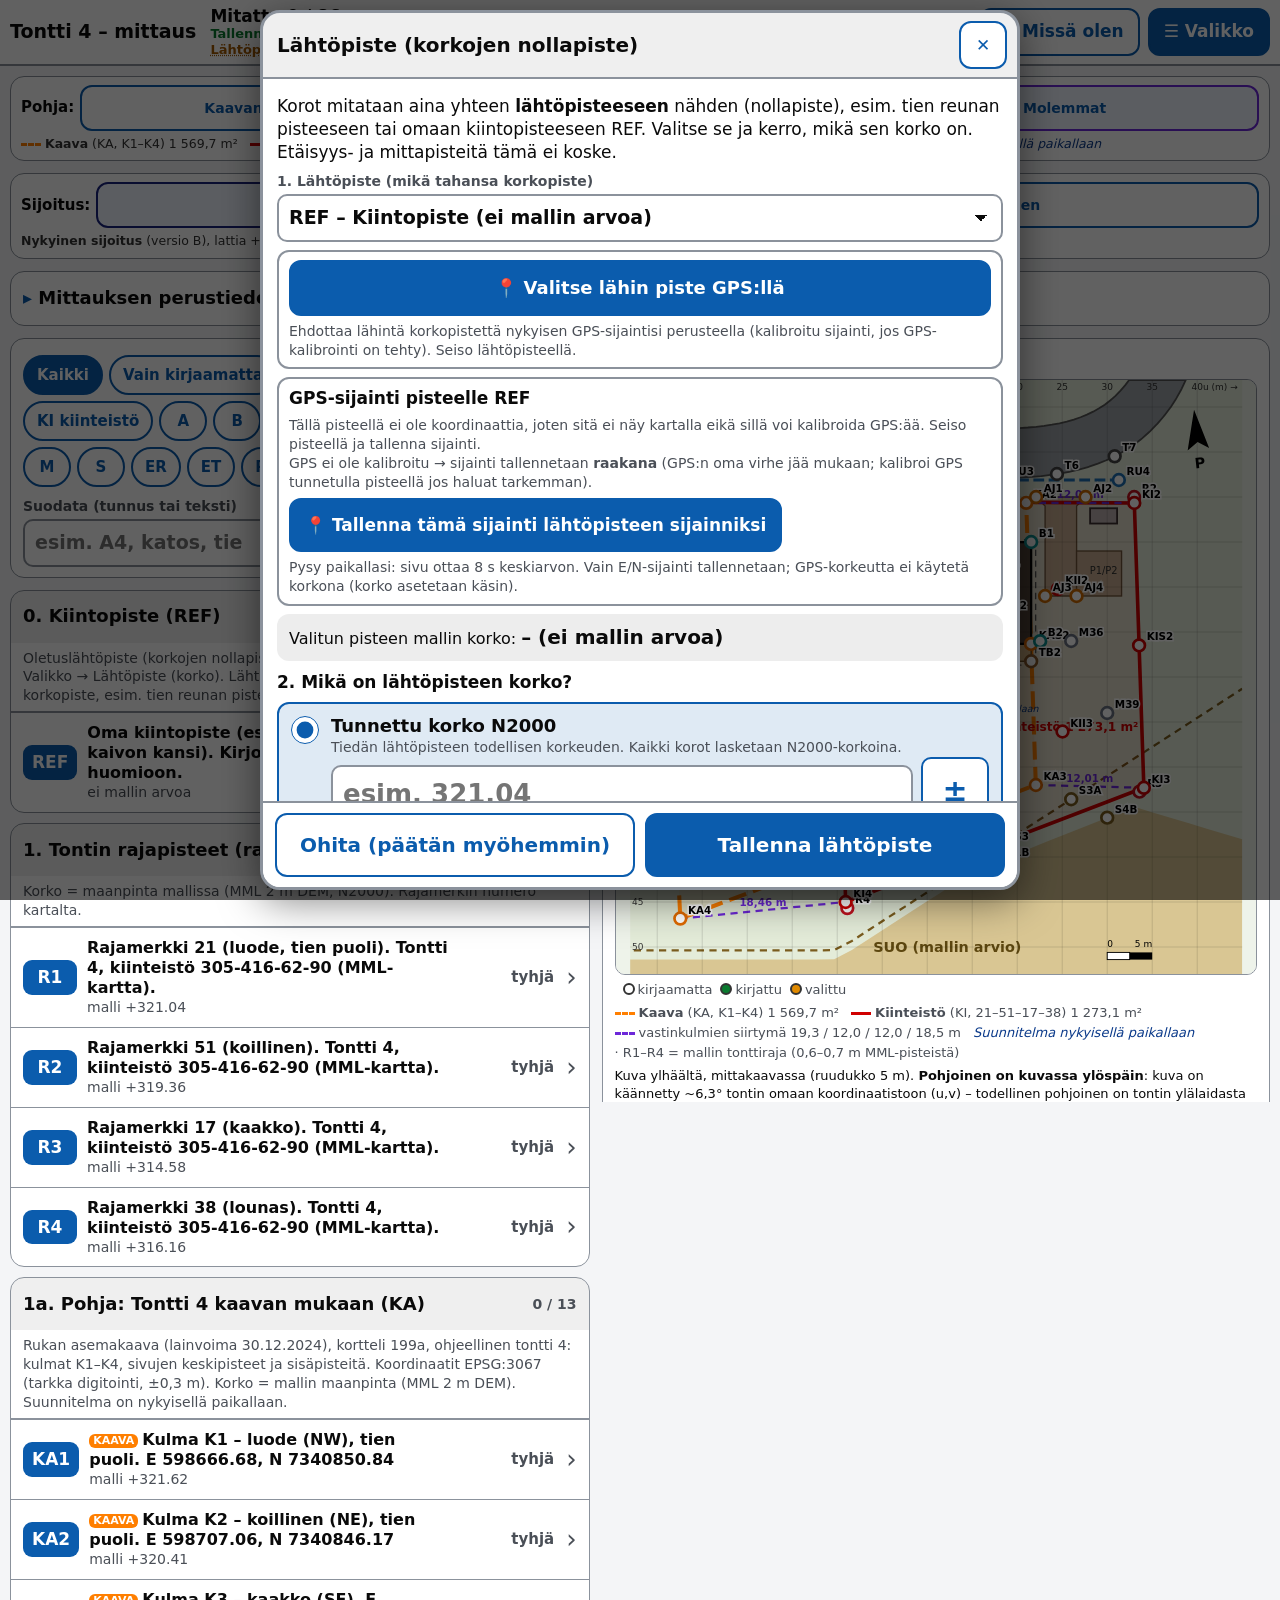
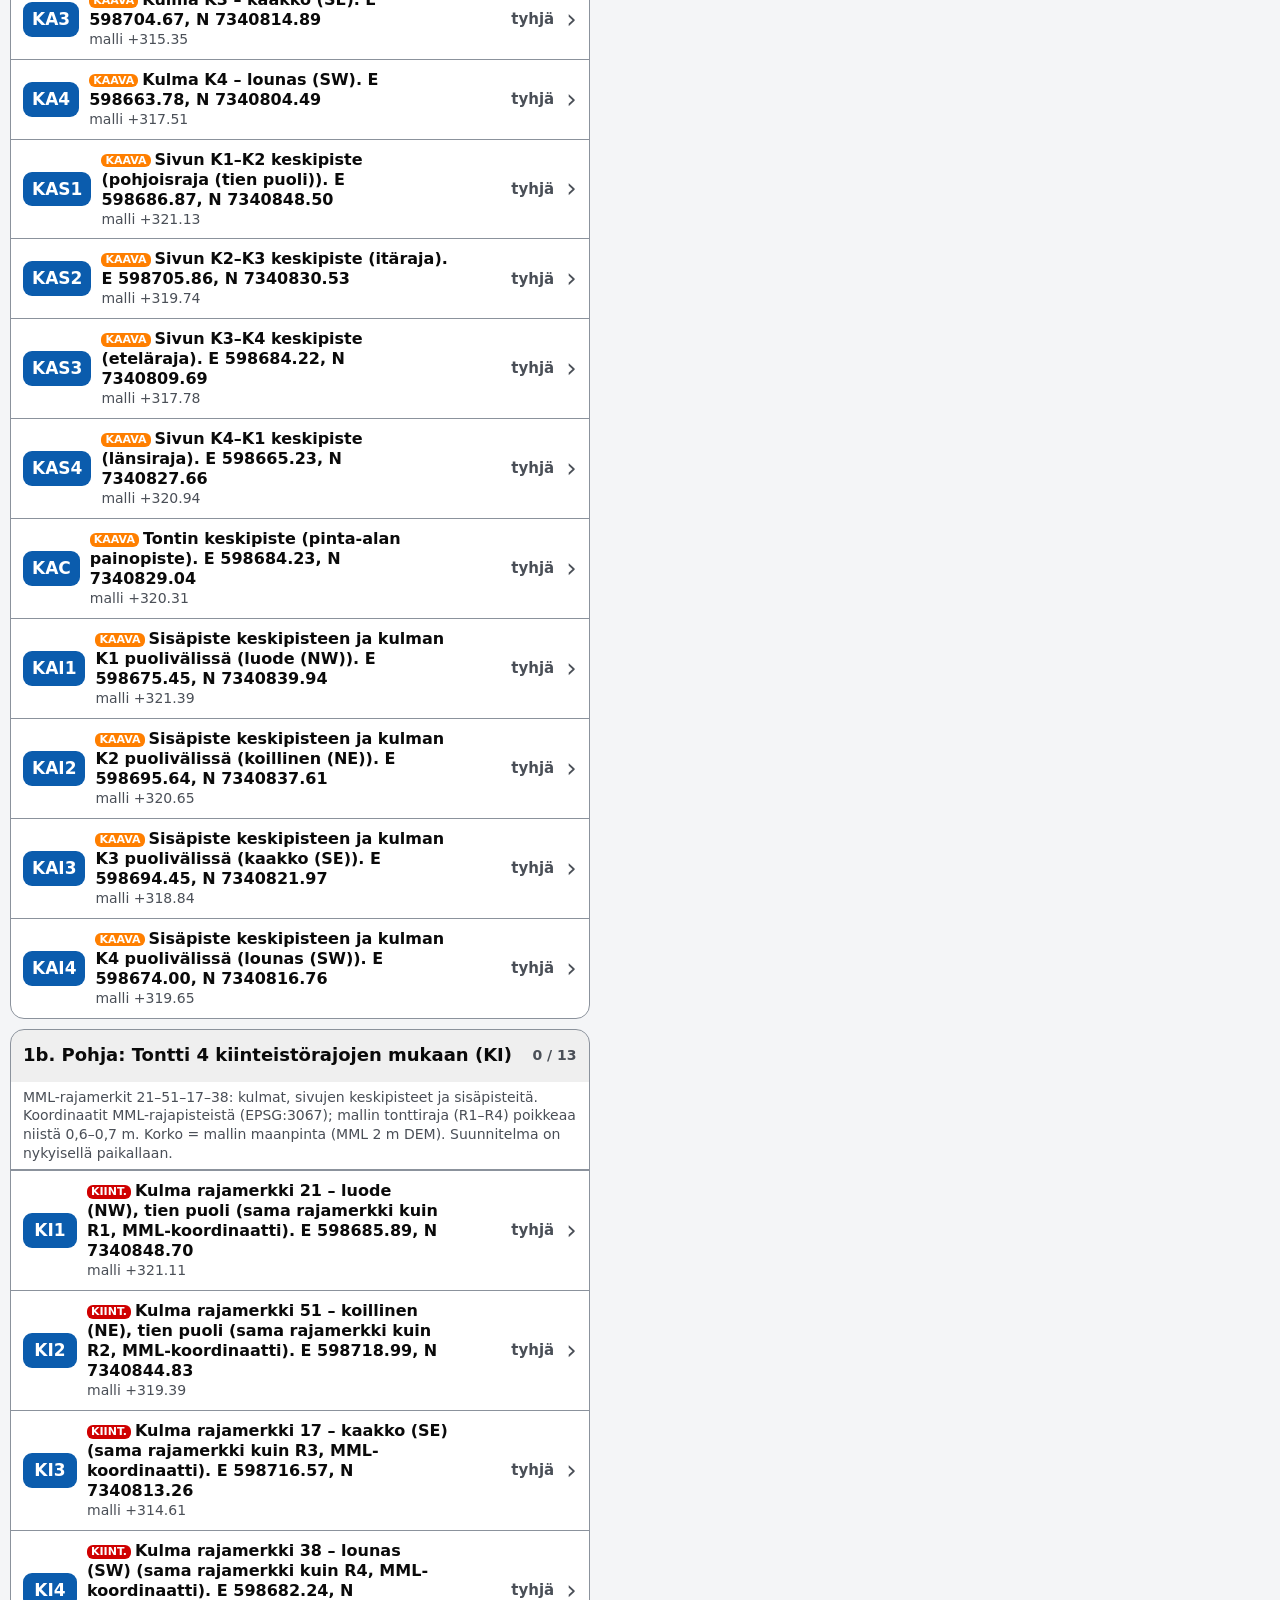
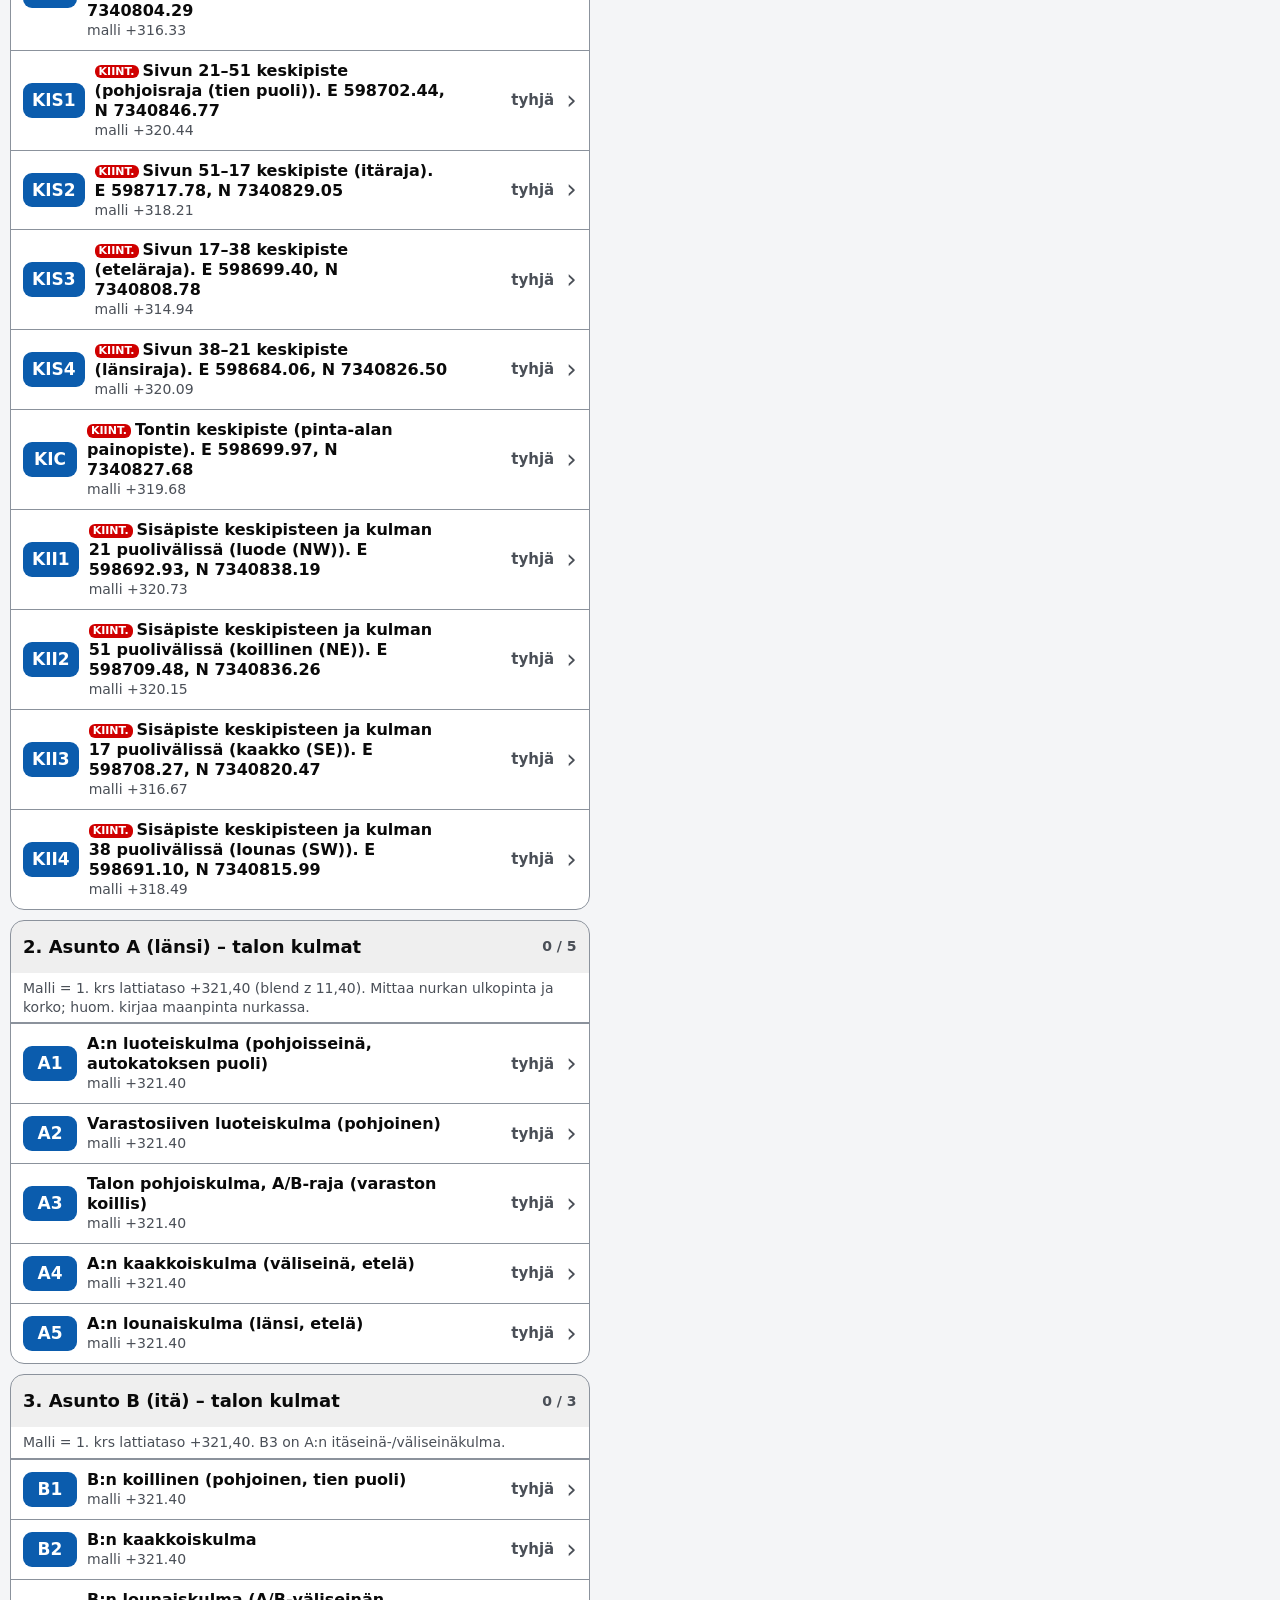
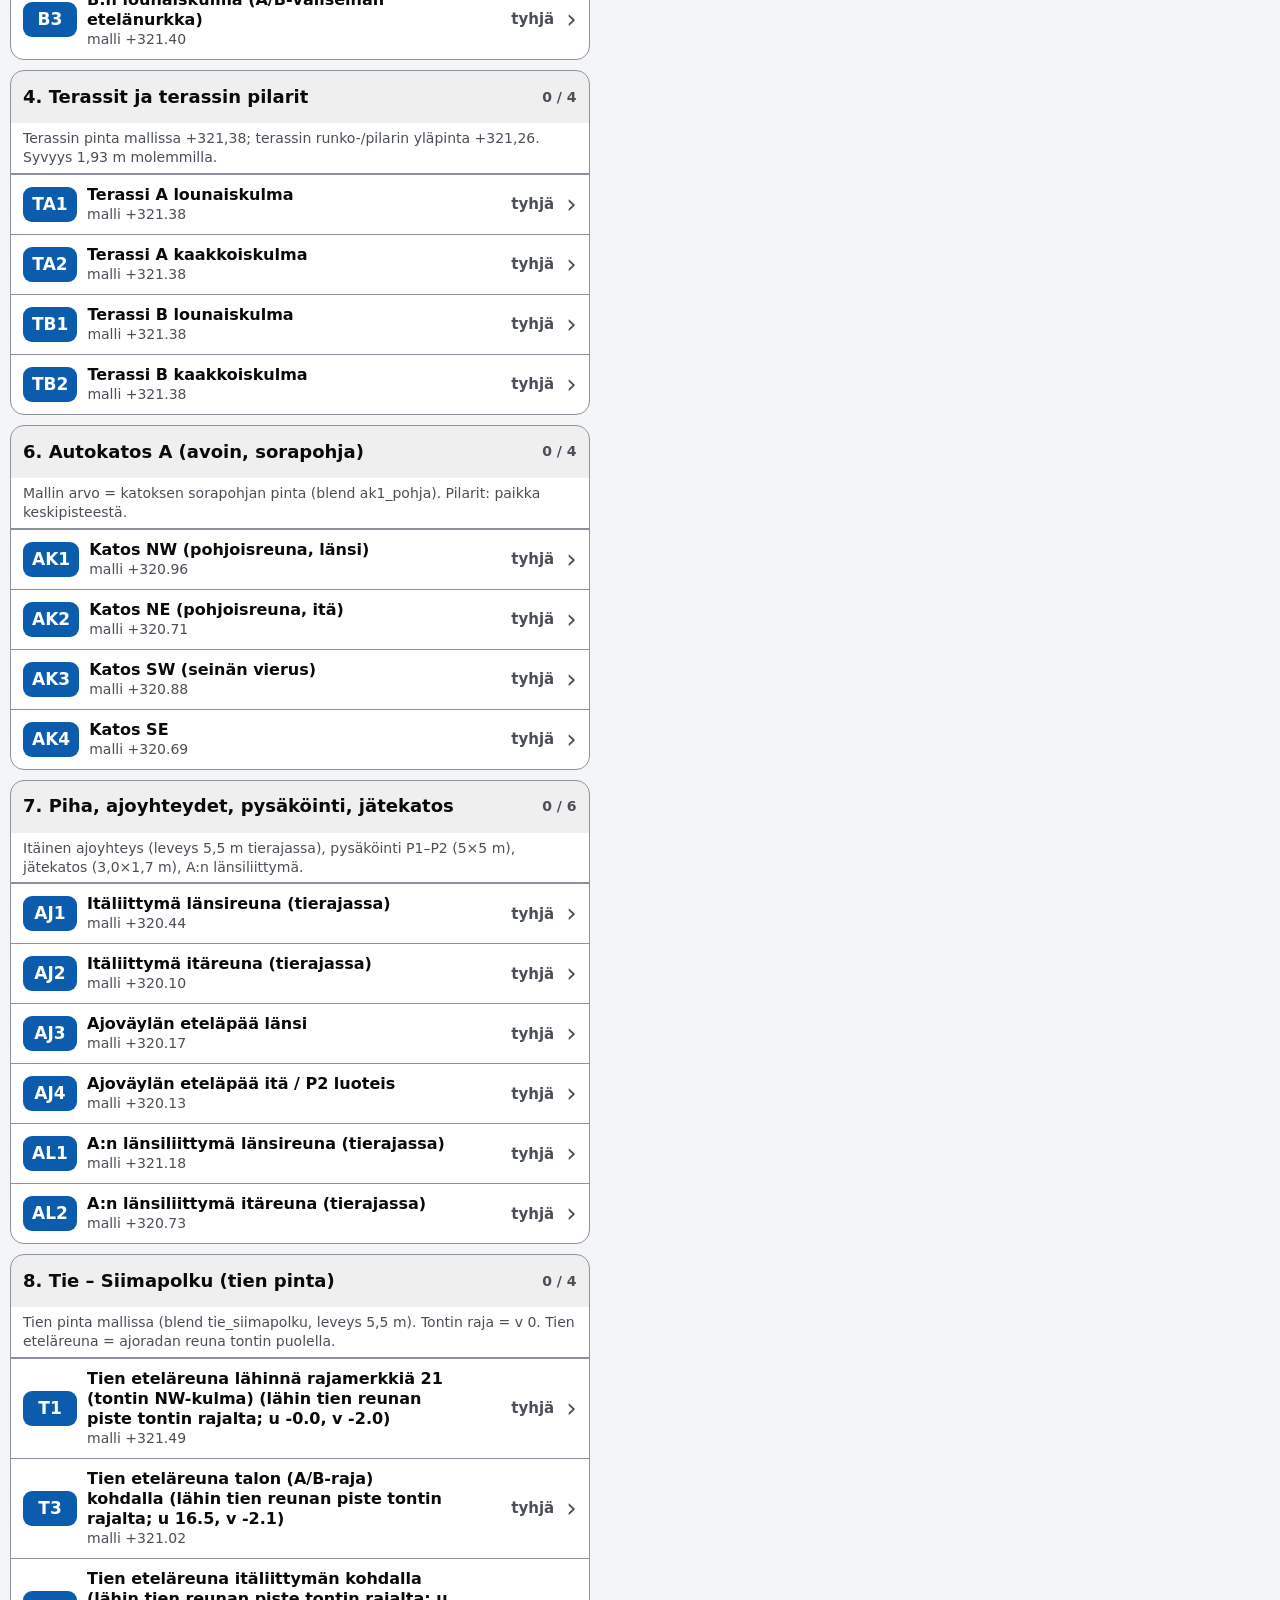
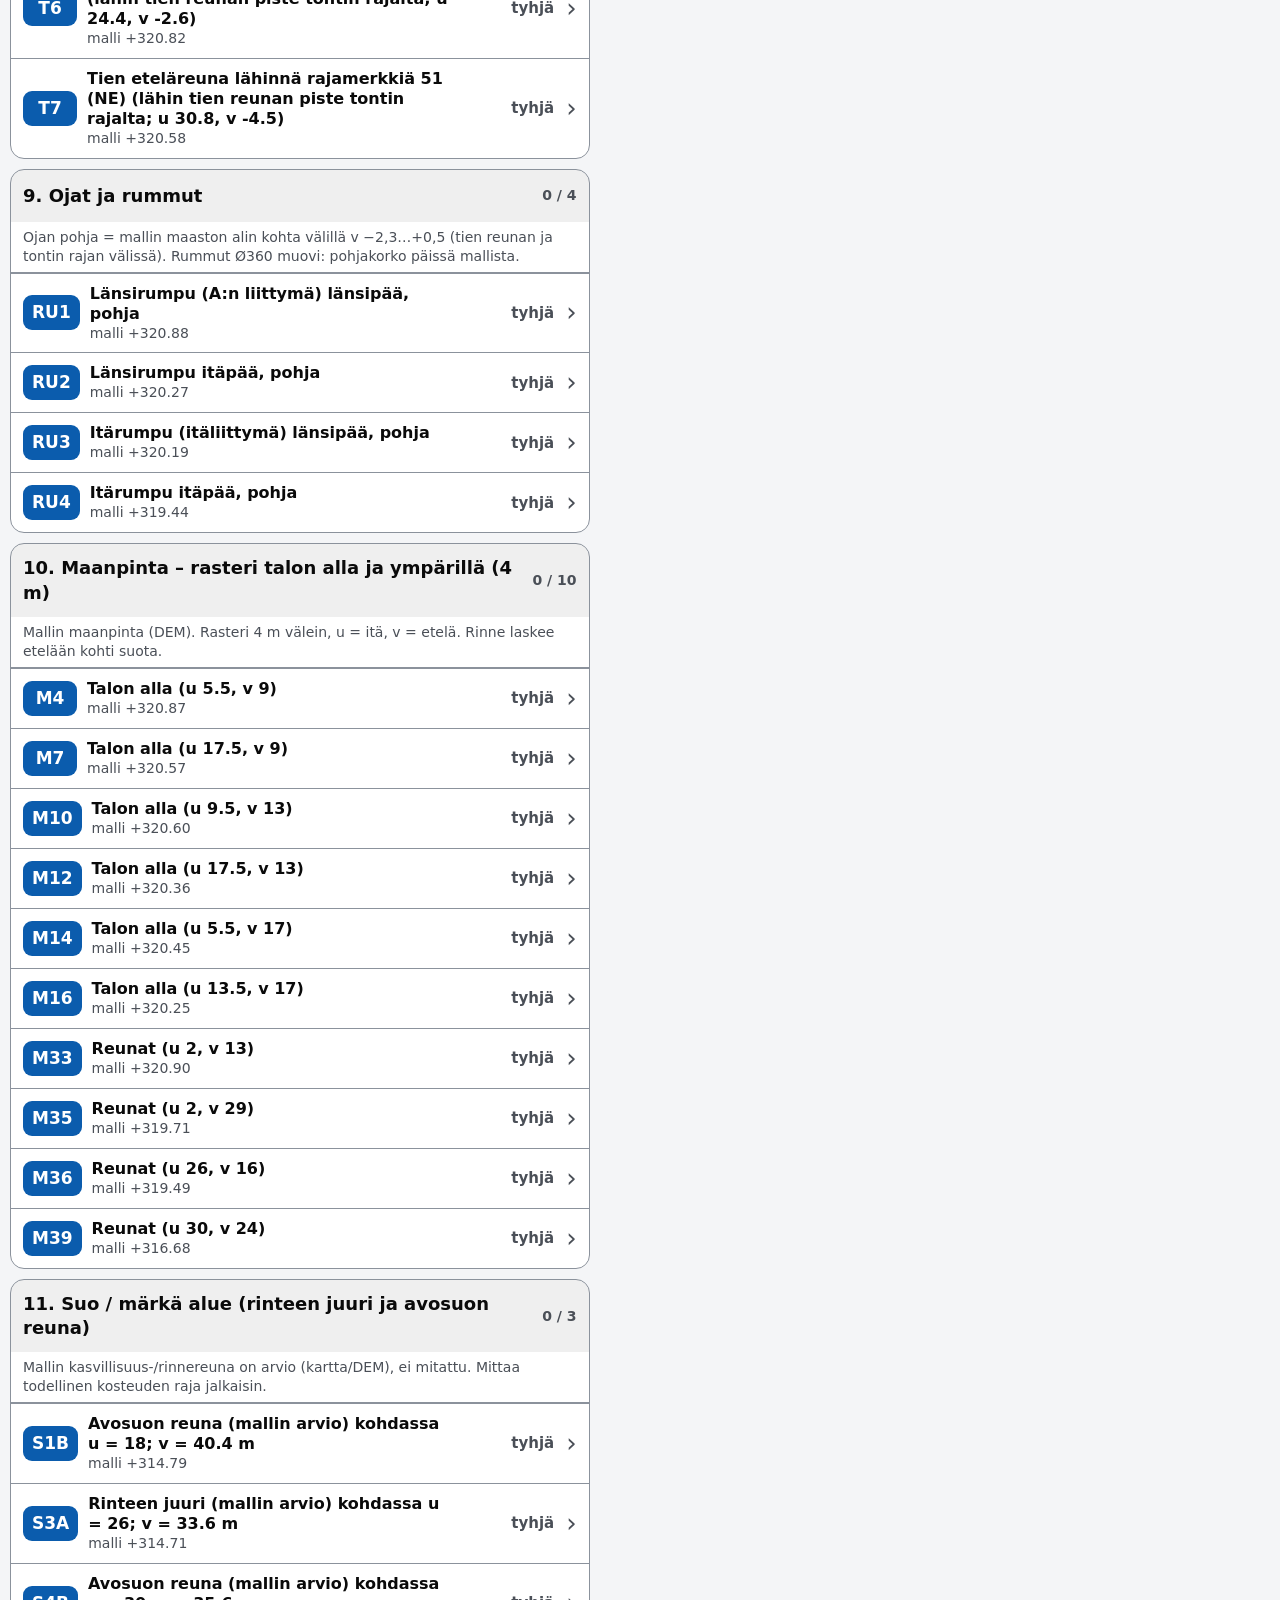
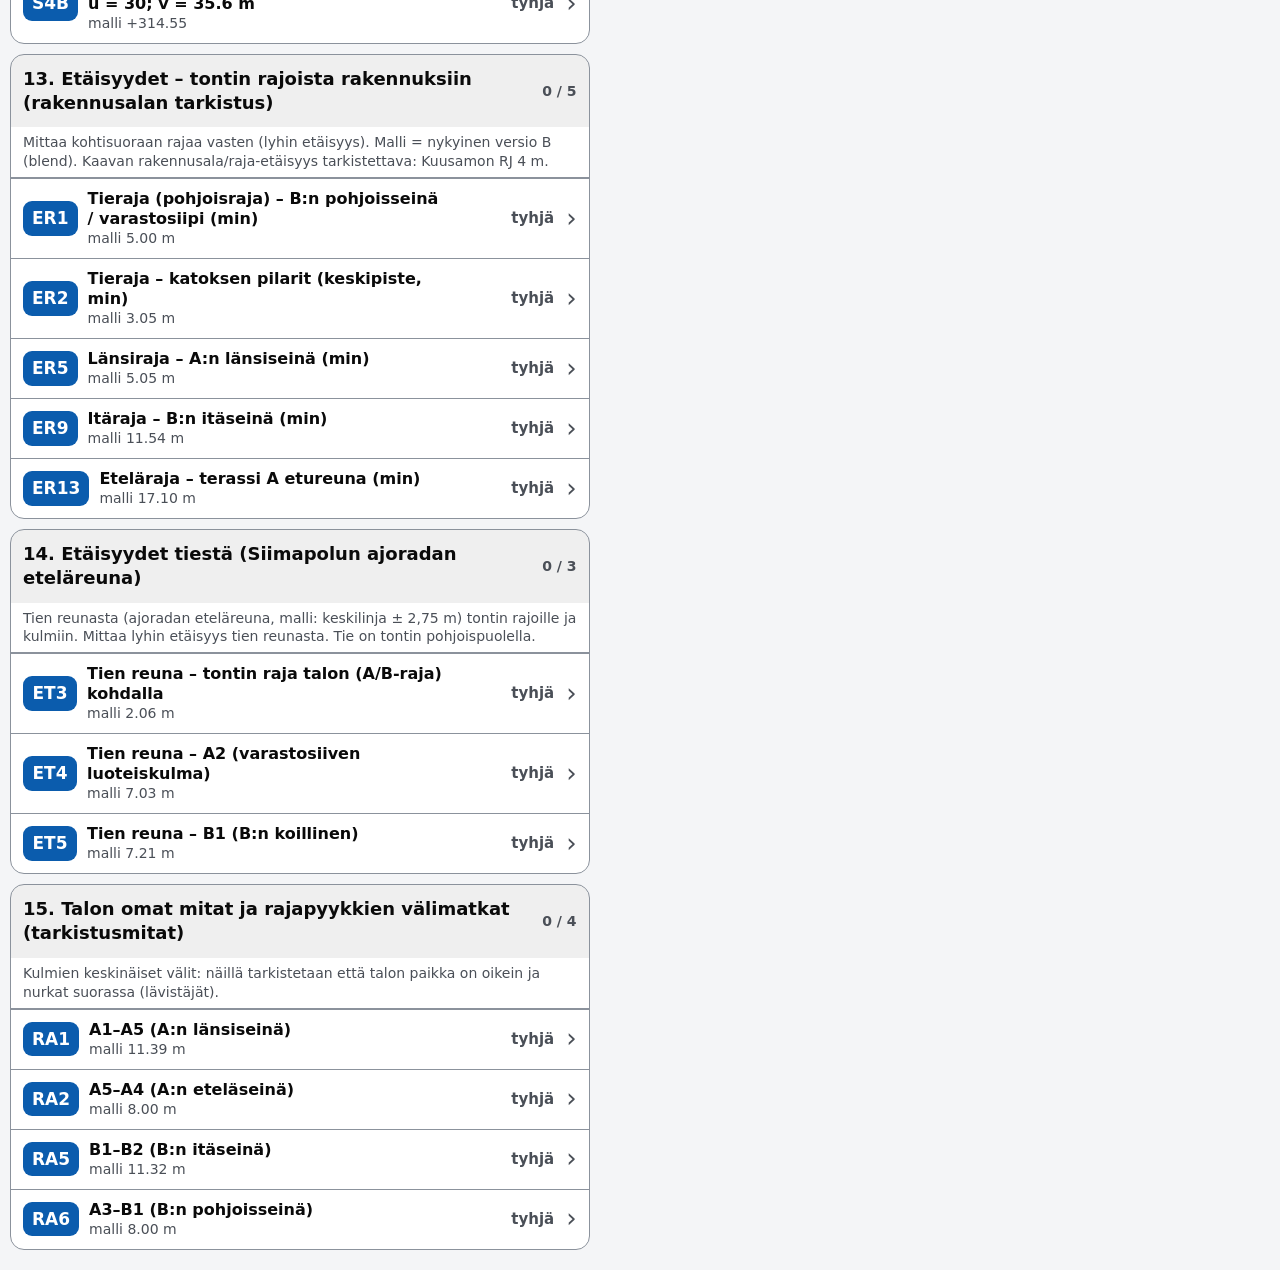
<file: mittaus/index.html>
<!DOCTYPE html>
<html lang="fi">
<head>
<meta charset="utf-8">
<title>Tontti 4 – mittaussuunnitelma</title>
<meta name="viewport" content="width=device-width, initial-scale=1, viewport-fit=cover">
<meta name="apple-mobile-web-app-capable" content="yes">
<meta name="mobile-web-app-capable" content="yes">
<meta name="apple-mobile-web-app-title" content="Tontti 4 mittaus">
<meta name="apple-mobile-web-app-status-bar-style" content="black-translucent">
<meta name="color-scheme" content="light dark">
<meta name="theme-color" content="#0b3d5c">
<link rel="manifest" href="manifest.webmanifest">
<link rel="apple-touch-icon" href="icon-180.png">
<style>
:root{--bg:#f4f5f7;--card:#fff;--fg:#0a0a0a;--mut:#4a4f57;--line:#8b929c;--acc:#0b5cad;--accfg:#fff;--ok:#0a7a2f;--okbg:#d9f2e0;--warn:#a45a00;--bad:#b00020;--inp:#fff;--sel:#ffe27a}
@media (prefers-color-scheme:dark){:root{--bg:#0d0f12;--card:#1a1d22;--fg:#f5f7fa;--mut:#b4bac4;--line:#5a626d;--acc:#5aa9ff;--accfg:#001a33;--ok:#5fe08a;--okbg:#103d20;--warn:#ffb54d;--bad:#ff7a8a;--inp:#101216;--sel:#6b5a00}}
*{box-sizing:border-box}
html{-webkit-text-size-adjust:100%}
body{margin:0;background:var(--bg);color:var(--fg);font:17px/1.35 -apple-system,system-ui,"Helvetica Neue",Arial,sans-serif;padding-bottom:env(safe-area-inset-bottom)}
header.top{position:sticky;top:0;z-index:50;background:var(--card);border-bottom:2px solid var(--line);padding:calc(6px + env(safe-area-inset-top)) 10px 6px;display:flex;flex-wrap:wrap;align-items:center;gap:4px 14px}
header.top h1{font-size:19px;margin:0;white-space:nowrap}
.hmid{display:flex;flex-direction:column;line-height:1.2;flex:1;min-width:150px}
#saved{font-size:13px;font-weight:600;color:var(--ok)}
#prog{font-size:17px;color:var(--fg);font-weight:800;font-variant-numeric:tabular-nums}
.tb{display:flex;gap:8px;margin-left:auto}
#menu{position:fixed;inset:0;z-index:110;background:rgba(0,0,0,.25)}
#menu[hidden]{display:none}
#menupanel{position:absolute;right:10px;top:calc(70px + env(safe-area-inset-top));width:min(340px,calc(100vw - 20px));max-height:calc(100% - 80px);overflow:auto;background:var(--card);border:3px solid var(--line);border-radius:16px;padding:10px;display:flex;flex-direction:column;gap:8px;box-shadow:0 8px 28px rgba(0,0,0,.45)}
#menupanel button{width:100%;text-align:left;min-height:54px;font-size:18px}
#menupanel .vers{font-size:12px;color:var(--mut);text-align:center}
#snack{position:fixed;left:50%;transform:translateX(-50%);bottom:calc(20px + env(safe-area-inset-bottom));z-index:140;background:#1b1b1b;color:#fff;border-radius:24px;padding:12px 20px;font-weight:700;box-shadow:0 4px 18px rgba(0,0,0,.4);display:none;max-width:92vw;text-align:center}
#refm{position:fixed;inset:0;z-index:130;background:rgba(0,0,0,.62);display:flex;align-items:flex-start;justify-content:center;padding:calc(10px + env(safe-area-inset-top)) 10px calc(10px + env(safe-area-inset-bottom));overscroll-behavior:contain}
#refm[hidden]{display:none}
#calm{position:fixed;inset:0;z-index:135;background:rgba(0,0,0,.62);display:flex;align-items:flex-start;justify-content:center;padding:calc(10px + env(safe-area-inset-top)) 10px calc(10px + env(safe-area-inset-bottom));overscroll-behavior:contain}
#calm[hidden]{display:none}
#cSheet{background:var(--card);color:var(--fg);width:min(100%,640px);max-height:100%;display:flex;flex-direction:column;border-radius:20px;border:3px solid var(--line);overflow:hidden;box-shadow:0 10px 40px rgba(0,0,0,.5)}
#cTitle{flex:1;font-size:20px;font-weight:800;line-height:1.2;padding-left:4px}
.calbar{height:26px;border:2px solid var(--acc);border-radius:13px;overflow:hidden;margin:10px 0;background:var(--inp)}
.calbar i{display:block;height:100%;width:0;background:var(--acc);transition:width .25s linear}
.uposbox{border:2px solid var(--line);border-radius:12px;padding:8px 10px;margin:8px 0}.uposbox h3,.rgbox h3{margin:0 0 6px;font-size:17px}.rgbox{border:2px solid var(--line);border-radius:12px;padding:8px 10px;margin:8px 0}.rgpick{display:flex;width:100%;justify-content:space-between;align-items:center;gap:10px;text-align:left;min-height:56px;margin:6px 0;font-size:17px}.rgpick.near{border-color:var(--ok);border-width:3px}.rgpick.sel{background:rgba(11,92,173,.13);border-color:var(--acc)}.rgpick .rgd{font-weight:800;white-space:nowrap}.uposbox .mapbtns button{min-height:54px}
.calstat{border:2px solid var(--ok);background:var(--okbg);color:var(--ok);border-radius:10px;padding:8px 10px;margin:6px 0;font-size:16px}
.calstat .ms{color:var(--fg)}
.calnone{font-size:15px;color:var(--mut);margin:6px 0}
.calres{font-size:18px;margin:8px 0}
.calres.bad{color:var(--bad)}
#calbox,#mCal{border:2px solid var(--line);border-radius:14px;padding:10px 12px;margin-top:10px}
#calbox h3,#mCal h3{margin:0 0 6px;font-size:17px}
#calbox .mapbtns button,#mCal .mapbtns button{min-height:54px}
#calline{font-size:13px;font-weight:700;color:var(--ok);cursor:pointer;text-decoration:underline;text-decoration-style:dotted}
.ropt input[type=checkbox]{width:28px;height:28px;min-height:0;flex:0 0 28px;margin:2px 0 0;padding:0;-webkit-appearance:checkbox;appearance:auto;accent-color:var(--acc)}
#rSheet{background:var(--card);color:var(--fg);width:min(100%,760px);max-height:100%;display:flex;flex-direction:column;border-radius:20px;border:3px solid var(--line);overflow:hidden;box-shadow:0 10px 40px rgba(0,0,0,.5)}
#rTitle{flex:1;font-size:20px;font-weight:800;line-height:1.2;padding-left:4px}
.ropt{display:flex;gap:12px;align-items:flex-start;border:2px solid var(--line);border-radius:12px;padding:10px 12px;margin:8px 0;min-height:60px;cursor:pointer}
.ropt.on{border-color:var(--acc);background:rgba(11,92,173,.13)}
.ropt.dis{opacity:.5;cursor:default}
.ropt input[type=radio]{width:28px;height:28px;min-height:0;flex:0 0 28px;margin:2px 0 0;padding:0;-webkit-appearance:radio;appearance:auto;accent-color:var(--acc)}
.ropt>div{flex:1;min-width:0}
.ropt b{font-size:18px}
.ropt input[type=text]{margin-top:8px;font-size:26px;font-weight:800;min-height:60px}
.refbn{border:2px solid var(--acc);border-radius:12px;padding:8px 10px;font-size:15px;background:rgba(11,92,173,.09);margin:6px 0}
.refbn button{min-height:44px;margin-top:6px}
.seg{display:flex;border:2px solid var(--acc);border-radius:12px;overflow:hidden;margin:4px 0}
.seg button{flex:1;border:0;border-radius:0;min-height:54px;font-size:17px;background:var(--card);color:var(--acc)}
.seg button.on{background:var(--acc);color:var(--accfg)}
#refline{font-size:13px;font-weight:700;color:var(--acc);cursor:pointer;text-decoration:underline;text-decoration-style:dotted}
.dl{font-size:17px;margin:3px 0}
details#perus{padding:0}
details#perus>summary{cursor:pointer;font-weight:800;font-size:18px;padding:14px 12px;min-height:52px;list-style:none}
details#perus>summary::-webkit-details-marker{display:none}
details#perus>summary::before{content:"▸ ";color:var(--acc)}
details#perus[open]>summary::before{content:"▾ "}
details#perus>.pbody{padding:0 12px 12px}
body.mopen{overflow:hidden}
.row{display:flex;align-items:center;gap:10px;min-height:60px;cursor:pointer;-webkit-tap-highlight-color:rgba(11,92,173,.2);touch-action:manipulation}
.row:active{filter:brightness(.92)}
.row .rd{min-width:0}
.row .rd .t{font-weight:600;font-size:16px;line-height:1.25}
.row .rs{text-align:right;font-size:15px;font-variant-numeric:tabular-nums;min-width:96px;line-height:1.25}
.row .rs .e{color:var(--mut);font-weight:600}
.row .rs .v{font-weight:800}
.row .rs .n{color:var(--warn);font-weight:700}
.row .chev{font-size:26px;color:var(--mut);padding-left:2px}
.row.done .rs .v{color:var(--ok)}
.chips{flex-wrap:nowrap;overflow-x:auto;-webkit-overflow-scrolling:touch;padding-bottom:4px}
.chip{flex:0 0 auto}
#modal{position:fixed;inset:0;z-index:120;background:rgba(0,0,0,.62);display:flex;align-items:flex-start;justify-content:center;padding:calc(10px + env(safe-area-inset-top)) 10px calc(10px + env(safe-area-inset-bottom));overscroll-behavior:contain}
#modal[hidden]{display:none}
#mSheet{background:var(--card);color:var(--fg);width:min(100%,1000px);max-height:100%;display:flex;flex-direction:column;border-radius:20px;border:3px solid var(--line);overflow:hidden;box-shadow:0 10px 40px rgba(0,0,0,.5)}
.mh{display:flex;align-items:center;gap:8px;padding:8px 10px;border-bottom:2px solid var(--line);background:rgba(127,127,127,.12)}
.mnav{display:flex;align-items:center;gap:8px;flex:1;min-width:0}
.mnav button{min-height:56px;padding:6px 16px;font-size:18px;white-space:nowrap}
.mnav button:disabled{opacity:.35}
#mPos{font-weight:800;font-variant-numeric:tabular-nums;color:var(--mut);flex:1;text-align:center;white-space:nowrap}
#mX{min-width:56px;min-height:56px;font-size:26px;line-height:1;padding:0}
.mb{overflow:auto;-webkit-overflow-scrolling:touch;flex:1;padding:12px 14px 16px}
.mtitle{display:flex;gap:12px;align-items:center;margin-bottom:6px}
.mtitle .badge{font-size:26px;padding:10px 14px;min-width:76px;cursor:default}
.mtitle .mt{font-size:21px;font-weight:800;line-height:1.2}
.ms{font-size:14px;color:var(--mut)}
.mdesc{font-size:17px;margin:4px 0 6px}
.mgrid{display:grid;grid-template-columns:1fr;gap:14px;margin-top:8px}
@media (min-width:900px){.mgrid{grid-template-columns:1fr 1fr}}
.mmodel{background:rgba(127,127,127,.14);border-radius:12px;padding:10px 12px;font-size:18px}
.mmodel b{font-size:26px;font-variant-numeric:tabular-nums}
label.big{font-size:16px}
label.big input{font-size:30px;font-weight:800;min-height:68px;font-variant-numeric:tabular-nums}
.pmw{display:flex;gap:8px;align-items:stretch;width:100%}.pmw input{flex:1 1 auto;min-width:0}.pmb{flex:0 0 auto;min-width:68px;min-height:48px;padding:0 10px;font-size:30px;font-weight:900;line-height:1;border-radius:10px;touch-action:manipulation;-webkit-user-select:none;user-select:none;-webkit-tap-highlight-color:transparent}label.big .pmb{min-width:84px;font-size:38px}.pmb:disabled{opacity:.4}
#mDiffK,#mDiffM{font-size:20px;min-height:28px;margin:6px 0}
.mgrid .col{display:flex;flex-direction:column;gap:10px}
details.mm2{border:2px solid var(--line);border-radius:12px;padding:0}
details.mm2>summary{min-height:50px;padding:12px;font-weight:700;cursor:pointer}
details.mm2>div{padding:0 12px 12px}
#mGps{border:2px solid var(--line);border-radius:14px;padding:10px 12px}
#mGps h3{margin:0 0 6px;font-size:17px}
.gstat{font-size:24px;font-weight:900;border-radius:10px;padding:8px 12px;margin:4px 0;text-align:center}
.s-at{background:var(--okbg);color:var(--ok);border:3px solid var(--ok)}
.s-near{background:rgba(255,181,77,.2);color:var(--warn);border:3px solid var(--warn)}
.s-far{background:rgba(176,0,32,.12);color:var(--bad);border:3px solid var(--bad)}
.gnum{font-size:19px;display:flex;align-items:center;gap:10px;margin:6px 0;flex-wrap:wrap}
.gnum b{font-size:24px;font-variant-numeric:tabular-nums}
.garrow{display:inline-block;width:46px;height:46px;border-radius:50%;border:3px solid var(--acc);color:var(--acc);font-size:30px;line-height:40px;text-align:center;font-weight:900}
.mf{display:flex;gap:10px;padding:10px 12px calc(10px);border-top:2px solid var(--line);background:var(--card)}
.mf button{flex:1;min-height:64px;font-size:20px}
.mf #mSaveNext{flex:1.5}
@media (max-width:640px){.mf{flex-wrap:wrap}.mf button{flex:1 1 100%}}
button,.btn{font:inherit;font-weight:700;min-height:48px;min-width:48px;padding:8px 14px;border-radius:12px;border:2px solid var(--acc);background:var(--card);color:var(--acc);cursor:pointer;-webkit-appearance:none;touch-action:manipulation}
button.pri{background:var(--acc);color:var(--accfg)}
button.danger{border-color:var(--bad);color:var(--bad)}
button:active{filter:brightness(.85)}
main{padding:10px;max-width:1500px;margin:0 auto}
.layout{display:grid;grid-template-columns:1fr;gap:12px}
@media (max-width:999px){.mapcol{order:-1}}
@media (min-width:1000px){svg#map{max-height:calc(100vh - 306px);margin:0 auto}.layout{grid-template-columns:minmax(440px,46%) 1fr;align-items:start}.mapcol{position:sticky;top:128px;max-height:calc(100vh - 136px);overflow:auto}}
.card{background:var(--card);border:1.5px solid var(--line);border-radius:14px;padding:10px 12px;margin-bottom:12px}
.card h2{font-size:18px;margin:0 0 6px}
.info{font-size:15px}
.info b{font-weight:700}
.warnbox{border:2px solid var(--warn);border-radius:10px;padding:8px 10px;margin:6px 0;font-size:15px}
.meta{display:grid;grid-template-columns:repeat(auto-fit,minmax(230px,1fr));gap:8px}
label.f{display:flex;flex-direction:column;font-size:14px;font-weight:700;color:var(--mut);gap:3px}
input,select,textarea{font:inherit;font-size:19px;min-height:48px;padding:8px 10px;border-radius:10px;border:2px solid var(--line);background:var(--inp);color:var(--fg);width:100%;-webkit-appearance:none;appearance:none}
input:focus,select:focus,textarea:focus{outline:3px solid var(--acc);border-color:var(--acc)}
select{background-image:linear-gradient(45deg,transparent 50%,var(--fg) 50%),linear-gradient(135deg,var(--fg) 50%,transparent 50%);background-position:calc(100% - 20px) 50%,calc(100% - 14px) 50%;background-size:6px 6px;background-repeat:no-repeat;padding-right:34px}
details.grp{background:var(--card);border:1.5px solid var(--line);border-radius:14px;margin-bottom:10px;overflow:hidden}
details.grp>summary{list-style:none;cursor:pointer;padding:12px;font-weight:800;font-size:18px;display:flex;justify-content:space-between;gap:8px;align-items:center;min-height:52px;background:rgba(127,127,127,.12)}
details.grp>summary::-webkit-details-marker{display:none}
details.grp>summary .cnt{font-size:14px;font-weight:700;white-space:nowrap;color:var(--mut)}
.ghint{padding:6px 12px;font-size:14px;color:var(--mut);border-bottom:1px solid var(--line)}
.row{padding:10px 12px;border-top:1px solid var(--line)}
.row.sel{background:var(--sel)}
.row.done{border-left:8px solid var(--ok)}
.rh{display:flex;gap:10px;align-items:flex-start;margin-bottom:6px}
.badge{background:var(--acc);color:var(--accfg);font-weight:800;border-radius:9px;padding:6px 9px;min-width:54px;text-align:center;font-size:17px;cursor:pointer;touch-action:manipulation}
.rd{flex:1}
.rd .t{font-weight:700}
.rd .s{font-size:14px;color:var(--mut)}
.mv{display:flex;flex-wrap:wrap;gap:4px 14px;font-size:15px;margin-top:2px}
.mv span b{font-variant-numeric:tabular-nums}
.inps{display:grid;grid-template-columns:repeat(auto-fit,minmax(150px,1fr));gap:8px}
.inps .fld{display:flex;flex-direction:column;gap:2px}
.inps .fld>span.l{font-size:13px;font-weight:700;color:var(--mut)}
.diff{font-size:15px;font-weight:700;min-height:20px;font-variant-numeric:tabular-nums}
.diff small{font-weight:600;color:var(--mut)}
.d-ok{color:var(--ok)}.d-mid{color:var(--warn)}.d-bad{color:var(--bad)}
.hu{grid-column:1/-1}
.chips{display:flex;flex-wrap:wrap;gap:6px;margin:6px 0}
.chip{min-height:40px;padding:4px 12px;border-radius:20px;font-size:15px}
.chip.on{background:var(--acc);color:var(--accfg)}
#mapwrap{background:#fff;border-radius:10px;border:1.5px solid var(--line);overflow:hidden}
svg#map{width:100%;height:auto;display:block;touch-action:manipulation;background:#eef3ea}
svg text{font-family:-apple-system,system-ui,Arial,sans-serif}
.pt circle.hit{fill:transparent}
.pt circle.dot{stroke-width:.3}
.pt text{font-size:1.15px;font-weight:700;paint-order:stroke;stroke:#fff;stroke-width:.35px;fill:#000;pointer-events:none}
.pt.done circle.dot{fill:#0a7a2f!important;stroke:#003d14}
.pt.sel circle.ring{display:inline}
.pt circle.ring{display:none;fill:none;stroke:#e08a00;stroke-width:.45}
.legend{font-size:13px;color:var(--mut);margin:6px 0}
#mapLeg{display:flex;flex-wrap:wrap;gap:2px 12px;line-height:1.35}
#pohjasel,#sijsel{padding:8px 10px}#pohjasel .pb,#sijsel .pb{display:flex;gap:6px;align-items:center}#pohjasel .pb b,#sijsel .pb b{font-size:15px}
#pohjasel button,#sijsel button{flex:1;min-height:46px;font-size:14px;line-height:1.15;padding:3px 4px}
#pohjasel button.on,#sijsel button.on{font-weight:700;border-width:2.5px;background:#eef4ff}
#pohjasel .pl,#sijsel .pl{font-size:12.5px;line-height:1.35;margin-top:5px;color:#333;display:flex;flex-wrap:wrap;gap:2px 12px}
.psw{display:inline-block;width:20px;height:0;border-top:3px solid;vertical-align:middle;margin-right:4px}
.pbt{display:inline-block;font-size:11px;font-weight:700;border-radius:6px;padding:0 4px;margin-right:4px;color:#fff;vertical-align:1px}
.legend i{display:inline-block;width:12px;height:12px;border-radius:50%;vertical-align:-1px;border:2px solid #333;margin:0 3px 0 8px}
#gpsbox{font-size:15px;margin-top:6px}
.mapbtns{display:flex;flex-wrap:wrap;gap:8px;align-items:flex-start}
#toast{position:fixed;left:10px;right:10px;bottom:calc(12px + env(safe-area-inset-bottom));z-index:99;background:var(--card);border:3px solid var(--warn);border-radius:14px;padding:10px 12px;display:none;box-shadow:0 4px 18px rgba(0,0,0,.4)}
dialog{width:min(92vw,720px);border:3px solid var(--line);border-radius:14px;background:var(--card);color:var(--fg);padding:14px}
dialog::backdrop{background:rgba(0,0,0,.55)}
dialog textarea{height:46vh;font:13px/1.3 ui-monospace,Menlo,monospace}
#pf,#pfh{display:none}
.nomap{display:none}
@media print{
  @page{size:A4 portrait;margin:9mm}
  :root{--bg:#fff;--card:#fff;--fg:#000;--mut:#333;--line:#555}
  body{font-size:10pt;background:#fff;color:#000}
  header.top,.tb,#menu,#modal,#refm,#calm,#calbox,#calline,#snack,#toast,.nopr,details.grp,#cards,.chips,.mapbtns,#gpsbox,.legend2{display:none!important}
  .layout{display:block}.mapcol{position:static;max-height:none}
  #pf,#pfh{display:block}
  #perus{display:none!important}
  .card{border:1px solid #000;break-inside:avoid}
  main{padding:0}
  #pf table,#pfh table{width:100%;border-collapse:collapse;font-size:8.5pt}
  #pf th,#pf td,#pfh th,#pfh td{border:1px solid #000;padding:2px 3px;vertical-align:middle}
  #pf th,#pfh th{background:#ddd}
  #pf tr{break-inside:avoid}
  #pf tr.fill td,#pfh tr.fill td{height:9.5mm}
  #pf tr.gh td{background:#bbb;font-weight:bold;font-size:9.5pt;height:auto;break-after:avoid}
  #pf td.v{text-align:right;white-space:nowrap}
  #pf td.w{width:19mm}
  #pf td.hw{width:30mm}
  .pagebreak{break-before:page}
  svg#map{background:#fff;max-height:170mm;width:100%;margin:0 auto}
  .mapcol .card{margin-bottom:0}
  input,select{border:1px solid #000;min-height:0;font-size:10pt;padding:1px 3px}
  .pt text{font-size:1.25px}
}
</style>
</head>
<body>
<header class="top">
  <h1>Tontti 4 – mittaus</h1>
  <div class="hmid"><span id="prog">Mitattu 0 / 160</span><span id="saved">Ei vielä tallennettu</span><span id="refline" role="button" tabindex="0"></span><span id="calline" role="button" tabindex="0" hidden></span></div>
  <div class="tb">
    <button id="bGps">📍 Missä olen</button>
    <button class="pri" id="bMenu" aria-haspopup="true" aria-expanded="false">☰ Valikko</button>
  </div>
</header>
<div id="menu" hidden><div id="menupanel" role="menu">
  <button class="pri" id="bSend">📤 Lähetä tulokset</button>
  <button id="bCsv">⬇ Vie CSV</button>
  <button id="bCopy">📋 Kopioi tiivistelmä</button>
  <button id="bPrint">🖨 Tulosta / PDF</button>
  <button id="bGps2">📍 Missä olen (GPS)</button>
  <button id="bCal">🎯 Olen tässä pisteessä (kalibroi GPS)</button>
  <button id="bRef">🎯 Lähtöpiste (korko)</button>
  <button id="bAdd">＋ Lisää piste</button>
  <button id="bExtra">☐ Näytä lisäpisteet</button>
  <button id="bInfo">ℹ Perustiedot ja ohje</button>
  <button class="danger" id="bClear">🗑 Tyhjennä kaikki</button>
  <div class="vers" id="vers"></div>
</div></div>
<div id="snack"></div>
<main>
<div id="pfh"></div>
<section class="card nopr" id="pohjasel"><div class="pb"><b>Pohja:</b><button data-pohja="kaava">Kaavan mukainen</button><button data-pohja="kiint">Kiinteistö&shy;rajojen mukainen</button><button data-pohja="molemmat">Molemmat</button></div><div class="pl" id="pohjaLeg"></div></section>
<section class="card nopr" id="sijsel"><div class="pb"><b>Sijoitus:</b><button data-sij="nykyinen">Nykyinen</button><button data-sij="kaava">Kaavan mukainen</button></div><div class="pl" id="sijLeg"></div></section>
<details class="card" id="perus">
  <summary>Mittauksen perustiedot ja ohje (mittaaja, laite, lähtöpiste)</summary>
  <div class="pbody">
  <div class="meta">
    <label class="f">Päivä<input id="m_pvm" type="date"></label>
    <label class="f">Mittaaja<input id="m_mittaaja" type="text" autocomplete="off" placeholder="nimi"></label>
    <label class="f">Laite<input id="m_laite" type="text" autocomplete="off" placeholder="esim. laser-vaaituskone / mittanauha"></label>
    <label class="f">Vertauspiste maastossa (kuvaus)<input id="m_ref" type="text" autocomplete="off" placeholder="esim. kivi tien reunassa / rajapyykki 21"></label>
    <div class="f">Lähtöpiste (korkojen nollapiste)<div class="refbn"><div id="refSum"></div><button id="bRef2">🎯 Valitse / muuta lähtöpiste</button></div></div>
    <label class="f">Mittaustapa<select id="m_tapa"><option value="">– valitse –</option><option>Vaaitus (laser/optinen)</option><option>Takymetri</option><option>GNSS / RTK</option><option>Mittanauha + vesivaaka</option><option>Mittanauha / laser-etäisyysmittari</option><option>Muu (kirjaa huomioon)</option></select></label>
    <label class="f">Sää / olosuhteet<input id="m_saa" type="text" autocomplete="off" placeholder="esim. +2 °C, pouta, lumeton"></label>
  </div>
  <div class="info" style="margin-top:8px">
    <p><b>Korkeusjärjestelmä: N2000</b> (mallin lähde: Maanmittauslaitoksen 2 m korkeusmalli, ESRI ASCII, N2000, koordinaatisto ETRS-TM35FIN / EPSG:3067). Mallin lattiataso (±0) = <b>+321,40</b> (blend z 11,40 + 310,00). Maanpinnan korkeusmalli on ±0,3–0,5 m tarkka ja <b>mallin korkoja ei ole tarkistettu mittaamalla</b>.</p>
    <p><b>Mitä malli on:</b> nykyinen versio B (A länsi: vuokra-asunto + parvi + autokatos, B itä), tiedosto <code>tontti4_versio_b.blend</code> (+ HD-malli samasta lähteestä). Koordinaatit: u = itään (tien suuntaisesti), v = etelään (tontin sisään), origo = rajamerkki 21 (tontin luoteiskulma).</p>
    <p><b>Ohje:</b> 0) Oletuslistassa on vain olennaiset pisteet (n. 60 kpl); loput ovat Lisäpisteet (Valikko → Näytä lisäpisteet). Napauta pistettä kuvasta tai listasta: mittaus avautuu ruutuun (arvo tallentuu automaattisesti; ‹ › siirtää pisteestä toiseen; GPS-tarkistus ruudussa). 1) Valitse lähtöpiste (Valikko → Lähtöpiste (korko); esim. REF tai tien reunan piste) ja sen koron tila. 2) Mittaa muut korot suhteessa siihen: kirjaa joko korko tai korkoero lähtöpisteeseen (+/- m). 3) Mittaa tärkeät pisteet kahdella tavalla jos mahdollista (rinnakkaismittaus) ja kirjaa tapa huomioon. 4) Etäisyydet metreinä 2 desimaalilla. 5) Tiedot tallentuvat tähän laitteeseen automaattisesti; lähetä tulokset silloin tällöin.</p>
    <div class="warnbox"><b>Miksi lähtöpiste?</b> Vaaitus ja laser antavat yleensä vain korkoeron kahden pisteen välillä, eivät suoraan N2000-korkoa. Siksi kaikki korot mitataan yhteen lähtöpisteeseen nähden (esim. REF tai tien reunan piste). Jos lähtöpisteen oikea korko tunnetaan (N2000), sivu laskee kaikille pisteille absoluuttiset korot. Jos ei tunneta, valitse lähtöpisteeksi mallin piste ja tila "Suhteellinen: mallin arvo" (lähtöpisteen korko oletetaan mallin arvoksi) tai "Nolla (0,00)". Silloin ero malliin luetaan korkoerojen vertailusta (mitattu korkoero − mallin korkoero), joka ei riipu lähtöpisteen oikeasta korosta. Kirjaa joko koron tai korkoeron (+/- m): sivu laskee toisen. Lähtöpiste ei koske etäisyys- ja mittapisteitä.</div>
    <div class="warnbox"><b>v8:</b> Jos lähtöpisteen korkoa ei ole syötetty, lähtöpiste = 0,00 ja kaikki korot ovat suhteellisia siihen. Vertailu tehdään muodossa <b>mitattu − (malli − malli<sub>lähtöpiste</sub>)</b>. Absoluuttiset korot lasketaan <b>oletuksella</b> lähtöpiste = sen mallikorko (REF: MML 2 m DEM tallennetussa GPS-sijainnissa). Yli 50 m:n eroja ei näytetä. Oma piste, jonka korko on 0 eikä sillä ole mallin arvoa, ohitetaan keskiarvosta. Terassien ja talon kulmien kohdalla näytetään myös ero mallin maanpintaan (rakentamaton tontti).</div>
    <div class="warnbox">Jos käytät omaa 0-tasoa (tila Nolla) tai oletat lähtöpisteen mallin arvoksi, ero absoluuttiseen mallin korkoon ei ole luotettava – katso korkoeron vertailu. Pienellä näkyvä "tasattu" ero = mitattu − malli − keskiero.</div>
    <div class="warnbox" id="posHelp"><b>Lähtöpisteen GPS-sijainti:</b> Lähtöpiste-ikkunassa (Valikko → Lähtöpiste) voit valita lähimmän korkopisteen GPS:llä (ehdottaa 3 lähintä; varoittaa jos tarkkuus &gt; 10 m tai lähin piste &gt; 15 m). Pisteelle, jolla ei ole koordinaattia (esim. REF), voit tallentaa sijainnin seisomalla pisteellä ja painamalla <b>Tallenna tämä sijainti lähtöpisteen sijainniksi</b> (8 s keskiarvo, E/N EPSG:3067). Jos GPS on kalibroitu, sijainti tallennetaan kalibroituna, muuten raakana. Piste tulee kartalle ja siitä tulee koordinaattipiste. <b>Korkoa ei koskaan oteta GPS:n korkeudesta</b>: lähtöpisteen korko asetetaan käsin. Sijainti näkyy CSV:ssä, tiivistelmässä ja sähköpostissa.</div><div class="warnbox" id="calHelp"><b>GPS-kalibrointi (GPS:n nollakohta):</b> kun seisot tunnetulla pisteellä (lähtöpiste, rajamerkki tms. koordinaattipiste), avaa piste ja paina <b>Olen tässä pisteessä (kalibroi GPS)</b> (myös Valikossa ja Missä olen -kohdassa). Sivu ottaa sijainnin keskiarvon 8 sekunnin ajalta ja tallentaa siirtymän (E, N metreinä) pisteen koordinaatin ja GPS-lukeman välillä; kaikki GPS-etäisyydet, suunnat, tilat (Olet pisteessä / Lähellä / Kaukana) ja Missä olen -piste kartalla käyttävät sitä. Kalibrointi korjaa vain <b>hitaasti muuttuvan systemaattisen virheen</b> (ei satunnaista heittoa). Tee se uudelleen, jos siirryt kauas tai GPS-tarkkuus muuttuu. Jos tarkkuus on yli 10 m, kalibrointia ei tallenneta. GPS:n korkeutta ei koskaan käytetä korkoon. Poista kalibrointi napista <b>Poista kalibrointi</b>.</div>
    <div id="stats"></div>
  </div>
  </div>
</details>
<div class="layout">
<div class="listcol">

<section class="card nopr">
  <div class="chips" id="chips"></div>
  <label class="f" style="margin-top:4px">Suodata (tunnus tai teksti)<input id="q" type="search" placeholder="esim. A4, katos, tie"></label>
</section>
<div id="cards"></div>
</div>
<div class="mapcol">
<section class="card" id="mapcard">
  <h2>Asemakuva</h2>
  <div id="mapwrap"><svg id="map" viewBox="-9 -13 54 66" xmlns="http://www.w3.org/2000/svg"></svg></div>
  <div class="legend"><i style="background:#fff"></i>kirjaamatta<i style="background:#0a7a2f"></i>kirjattu<i style="background:#e08a00"></i>valittu</div><div class="legend" id="mapLeg"></div>
  <div class="info" style="font-size:13px">Kuva ylhäältä, mittakaavassa (ruudukko 5 m). <b>Pohjoinen on kuvassa ylöspäin</b>: kuva on käännetty ~6,3° tontin omaan koordinaatistoon (u,v) – todellinen pohjoinen on tontin ylälaidasta ~6° vasemmalle (nuoli). Napauta pistettä: mittausruutu aukeaa. Lähde: nykyinen versio B -malli ja tontin rajat (MML-kiinteistökartta 305-416-62-90, tontti 4); rakennukset ulkoseinäpinnoilla, katot katkoviivalla. Suon rajat ovat mallin arvio.</div>
  <div class="mapbtns" style="margin-top:6px"><button id="bZoom">Lähennä taloon</button></div><div id="gpsbox"></div><div id="calbox"></div>
</section>
</div>
</div>
<div id="pf"></div>
</main>
<div id="modal" hidden><div id="mSheet" role="dialog" aria-modal="true" aria-labelledby="mTitle">
  <div class="mh"><div class="mnav"><button id="mPrev">‹ Edellinen</button><span id="mPos"></span><button id="mNext">Seuraava ›</button></div><button id="mX" aria-label="Sulje">✕</button></div>
  <div class="mb" id="mBody"></div>
  <div class="mf"><button id="mSave">Tallenna</button><button class="pri" id="mSaveNext">Tallenna + seuraava piste ›</button></div>
</div></div>
<div id="calm" hidden><div id="cSheet" role="dialog" aria-modal="true" aria-labelledby="cTitle">
  <div class="mh"><div id="cTitle">GPS-kalibrointi</div><button id="cX" aria-label="Sulje">✕</button></div>
  <div class="mb" id="cBody"></div>
  <div class="mf" id="cFoot"></div>
</div></div>
<div id="refm" hidden><div id="rSheet" role="dialog" aria-modal="true" aria-labelledby="rTitle">
  <div class="mh"><div id="rTitle">Lähtöpiste (korkojen nollapiste)</div><button id="rX" aria-label="Sulje">✕</button></div>
  <div class="mb" id="rBody"></div>
  <div class="mf"><button id="rSkip">Peruuta</button><button class="pri" id="rSave">Tallenna lähtöpiste</button></div>
</div></div>
<div id="toast"><div id="toastmsg"></div><div style="margin-top:8px;display:flex;gap:8px"><button class="pri" id="tSend">Lähetä nyt</button><button id="tLater">Myöhemmin</button></div></div>
<dialog id="dlg"><div id="dlgmsg" style="margin-bottom:8px"></div><textarea id="dlgta" readonly></textarea><div style="margin-top:8px;display:flex;gap:8px"><button class="pri" id="dlgCopy">Kopioi</button><button id="dlgX" hidden></button><button id="dlgClose">Sulje</button></div></dialog>
<script>
const DATA={"groups":{"K":{"n":"0. Kiintopiste (REF)","h":"Kirjaa tämän koron ENSIN yläreunan perustietoihin. Mittaa muut sen suhteen."},"R":{"n":"1. Tontin rajapisteet (rajamerkit)","h":"Korko = maanpinta mallissa (MML 2 m DEM, N2000). Rajamerkin numero kartalta."},"A":{"n":"2. Asunto A (länsi) – talon kulmat","h":"Malli = 1. krs lattiataso +321,40 (blend z 11,40). Mittaa nurkan ulkopinta ja korko; huom. kirjaa maanpinta nurkassa."},"B":{"n":"3. Asunto B (itä) – talon kulmat","h":"Malli = 1. krs lattiataso +321,40. B3 on A:n itäseinä-/väliseinäkulma."},"TE":{"n":"4. Terassit ja terassin pilarit","h":"Terassin pinta mallissa +321,38; terassin runko-/pilarin yläpinta +321,26. Syvyys 1,93 m molemmilla."},"P":{"n":"5. Ulkoportaat","h":"Maanpinta portaan alapäässä; portaan yläaskelma mallissa lattiataso −0,16 m (+321,24 / +321,26)."},"AK":{"n":"6. Autokatos A (avoin, sorapohja)","h":"Mallin arvo = katoksen sorapohjan pinta (blend ak1_pohja). Pilarit: paikka keskipisteestä."},"PH":{"n":"7. Piha, ajoyhteydet, pysäköinti, jätekatos","h":"Itäinen ajoyhteys (leveys 5,5 m tierajassa), pysäköinti P1–P2 (5×5 m), jätekatos (3,0×1,7 m), A:n länsiliittymä."},"TI":{"n":"8. Tie – Siimapolku (tien pinta)","h":"Tien pinta mallissa (blend tie_siimapolku, leveys 5,5 m). Tontin raja = v 0. Tien eteläreuna = ajoradan reuna tontin puolella."},"O":{"n":"9. Ojat ja rummut","h":"Ojan pohja = mallin maaston alin kohta välillä v −2,3…+0,5 (tien reunan ja tontin rajan välissä). Rummut Ø360 muovi: pohjakorko päissä mallista."},"M":{"n":"10. Maanpinta – rasteri talon alla ja ympärillä (4 m)","h":"Mallin maanpinta (DEM). Rasteri 4 m välein, u = itä, v = etelä. Rinne laskee etelään kohti suota."},"S":{"n":"11. Suo / märkä alue (rinteen juuri ja avosuon reuna)","h":"Mallin kasvillisuus-/rinnereuna on arvio (kartta/DEM), ei mitattu. Mittaa todellinen kosteuden raja jalkaisin."},"L":{"n":"12. Liittymäpisteet (sähkö, vesi, viemäri, kaivo)","h":"Lähtötiedoissa EI ole näiden sijaintia tai korkoa. Kirjaa paikat jos ne löytyvät tontilta/kartalta."},"ER":{"n":"13. Etäisyydet – tontin rajoista rakennuksiin (rakennusalan tarkistus)","h":"Mittaa kohtisuoraan rajaa vasten (lyhin etäisyys). Malli = nykyinen versio B (blend). Kaavan rakennusala/raja-etäisyys tarkistettava: Kuusamon RJ 4 m."},"ET":{"n":"14. Etäisyydet tiestä (Siimapolun ajoradan eteläreuna)","h":"Tien reunasta (ajoradan eteläreuna, malli: keskilinja ± 2,75 m) tontin rajoille ja kulmiin. Mittaa lyhin etäisyys tien reunasta. Tie on tontin pohjoispuolella."},"RA":{"n":"15. Talon omat mitat ja rajapyykkien välimatkat (tarkistusmitat)","h":"Kulmien keskinäiset välit: näillä tarkistetaan että talon paikka on oikein ja nurkat suorassa (lävistäjät)."},"KA":{"n":"1a. Pohja: Tontti 4 kaavan mukaan (KA)","h":"Rukan asemakaava (lainvoima 30.12.2024), kortteli 199a, ohjeellinen tontti 4: kulmat K1–K4, sivujen keskipisteet ja sisäpisteitä. Koordinaatit EPSG:3067 (tarkka digitointi, ±0,3 m). Korko = mallin maanpinta (MML 2 m DEM). Suunnitelma on nykyisellä paikallaan."},"KI":{"n":"1b. Pohja: Tontti 4 kiinteistörajojen mukaan (KI)","h":"MML-rajamerkit 21–51–17–38: kulmat, sivujen keskipisteet ja sisäpisteitä. Koordinaatit MML-rajapisteistä (EPSG:3067); mallin tonttiraja (R1–R4) poikkeaa niistä 0,6–0,7 m. Korko = mallin maanpinta (MML 2 m DEM). Suunnitelma on nykyisellä paikallaan."},"SKT":{"n":"S1. Kaavan mukainen sijoitus – talon nurkat ja räystäät","h":"Uusi sijoitus: siirto 18,5 m länteen (tien suunnassa) ja 8,0 m etelään, ei kiertoa. Malli = lattiataso +321,60 (nykyinen +321,40); maanpinta mallissa (MML 2 m DEM) huomiossa. Kirjaa maanpinta nurkassa."},"SKO":{"n":"S2. Kaavan mukainen sijoitus – autokatos, terassit, portaat","h":"Autokatoksen kulmat = maanpinta mallissa (sorapohja tasataan); terassin pinta +321,58; portaan alapää = maanpinta."},"SKP":{"n":"S3. Kaavan mukainen sijoitus – ajoyhteys, piha, pysäköinti, jätekatos, rumpu","h":"Ajoyhteys sp-kaistan läpi (leveys tontilla 4,5 m, tierajassa 6,5 m), piha/kääntöalue, P1–P2 (2 × 2,5 × 5 m) + autokatos = 3 ap, jätekatos 3,0 × 1,7 m. Korko = maanpinta mallissa."},"SKE":{"n":"S4. Kaavan mukainen sijoitus – etäisyydet rajoihin","h":"Mittaa kohtisuoraan rajaa vasten (lyhin etäisyys). Malli = kaavan mukainen sijoitus. Rajaetäisyys ≥ 4 m."}},"pts":[{"id":"REF","g":"K","t":"Kiintopiste","u":null,"v":null,"d":"Oma kiintopiste (esim. rajapyykki, kivi, kaivon kansi). Kirjoita sijainti huomioon.","mk":null,"note":"Ei mallin arvoa: valitse paikalla.","k":"koro","md":null,"mdn":""},{"id":"R1","g":"R","t":"Rajamerkki 21","u":0.0,"v":0.0,"d":"Rajamerkki 21 (luode, tien puoli). Tontti 4, kiinteistö 305-416-62-90 (MML-kartta).","mk":321.04,"note":"","k":"koro","md":null,"mdn":""},{"id":"R2","g":"R","t":"Rajamerkki 51","u":33.0,"v":0.0,"d":"Rajamerkki 51 (koillinen). Tontti 4, kiinteistö 305-416-62-90 (MML-kartta).","mk":319.36,"note":"","k":"koro","md":null,"mdn":""},{"id":"R3","g":"R","t":"Rajamerkki 17","u":33.59,"v":32.741,"d":"Rajamerkki 17 (kaakko). Tontti 4, kiinteistö 305-416-62-90 (MML-kartta).","mk":314.58,"note":"","k":"koro","md":null,"mdn":""},{"id":"R4","g":"R","t":"Rajamerkki 38","u":1.124,"v":45.679,"d":"Rajamerkki 38 (lounas). Tontti 4, kiinteistö 305-416-62-90 (MML-kartta).","mk":316.16,"note":"","k":"koro","md":null,"mdn":""},{"id":"KA1","g":"KA","t":"Kaavan pohja – kulma","u":-19.648,"v":0.45,"d":"Kulma K1 – luode (NW), tien puoli. E 598666.68, N 7340850.84","mk":321.62,"note":"mallin maanpinta; MML 2 m DEM +321.73","k":"koro","md":null,"mdn":"","pb":"kaava","E":598666.677,"N":7340850.836},{"id":"KA2","g":"KA","t":"Kaavan pohja – kulma","u":20.999,"v":0.648,"d":"Kulma K2 – koillinen (NE), tien puoli. E 598707.06, N 7340846.17","mk":320.41,"note":"mallin maanpinta; MML 2 m DEM +320.42","k":"koro","md":null,"mdn":"","pb":"kaava","E":598707.056,"N":7340846.17},{"id":"KA3","g":"KA","t":"Kaavan pohja – kulma","u":22.07,"v":31.997,"d":"Kulma K3 – kaakko (SE). E 598704.67, N 7340814.89","mk":315.35,"note":"mallin maanpinta; MML 2 m DEM +315.34","k":"koro","md":null,"mdn":"","pb":"kaava","E":598704.673,"N":7340814.893},{"id":"KA4","g":"KA","t":"Kaavan pohja – kulma","u":-17.432,"v":46.838,"d":"Kulma K4 – lounas (SW). E 598663.78, N 7340804.49","mk":317.51,"note":"mallin maanpinta; MML 2 m DEM +317.51","k":"koro","md":null,"mdn":"","pb":"kaava","E":598663.778,"N":7340804.486},{"id":"KAS1","g":"KA","t":"Kaavan pohja – sivun keskipiste","u":0.676,"v":0.549,"d":"Sivun K1–K2 keskipiste (pohjoisraja (tien puoli)). E 598686.87, N 7340848.50","mk":321.13,"note":"mallin maanpinta; MML 2 m DEM +321.15","k":"koro","md":null,"mdn":"","pb":"kaava","E":598686.867,"N":7340848.503},{"id":"KAS2","g":"KA","t":"Kaavan pohja – sivun keskipiste","u":21.535,"v":16.323,"d":"Sivun K2–K3 keskipiste (itäraja). E 598705.86, N 7340830.53","mk":319.74,"note":"mallin maanpinta; MML 2 m DEM +319.74","k":"koro","md":null,"mdn":"","pb":"kaava","E":598705.865,"N":7340830.531},{"id":"KAS3","g":"KA","t":"Kaavan pohja – sivun keskipiste","u":2.319,"v":39.418,"d":"Sivun K3–K4 keskipiste (eteläraja). E 598684.22, N 7340809.69","mk":317.78,"note":"mallin maanpinta; MML 2 m DEM +317.78","k":"koro","md":null,"mdn":"","pb":"kaava","E":598684.225,"N":7340809.689},{"id":"KAS4","g":"KA","t":"Kaavan pohja – sivun keskipiste","u":-18.54,"v":23.644,"d":"Sivun K4–K1 keskipiste (länsiraja). E 598665.23, N 7340827.66","mk":320.94,"note":"mallin maanpinta; MML 2 m DEM +320.95","k":"koro","md":null,"mdn":"","pb":"kaava","E":598665.228,"N":7340827.661},{"id":"KAC","g":"KA","t":"Kaavan pohja – sisäpiste","u":0.196,"v":20.18,"d":"Tontin keskipiste (pinta-alan painopiste). E 598684.23, N 7340829.04","mk":320.31,"note":"mallin maanpinta; MML 2 m DEM +320.31","k":"koro","md":null,"mdn":"","pb":"kaava","E":598684.231,"N":7340829.044},{"id":"KAI1","g":"KA","t":"Kaavan pohja – sisäpiste","u":-9.726,"v":10.315,"d":"Sisäpiste keskipisteen ja kulman K1 puolivälissä (luode (NW)). E 598675.45, N 7340839.94","mk":321.39,"note":"mallin maanpinta; MML 2 m DEM +321.40","k":"koro","md":null,"mdn":"","pb":"kaava","E":598675.454,"N":7340839.94},{"id":"KAI2","g":"KA","t":"Kaavan pohja – sisäpiste","u":10.598,"v":10.414,"d":"Sisäpiste keskipisteen ja kulman K2 puolivälissä (koillinen (NE)). E 598695.64, N 7340837.61","mk":320.65,"note":"mallin maanpinta; MML 2 m DEM +320.65","k":"koro","md":null,"mdn":"","pb":"kaava","E":598695.644,"N":7340837.607},{"id":"KAI3","g":"KA","t":"Kaavan pohja – sisäpiste","u":11.133,"v":26.089,"d":"Sisäpiste keskipisteen ja kulman K3 puolivälissä (kaakko (SE)). E 598694.45, N 7340821.97","mk":318.84,"note":"mallin maanpinta; MML 2 m DEM +318.84","k":"koro","md":null,"mdn":"","pb":"kaava","E":598694.452,"N":7340821.968},{"id":"KAI4","g":"KA","t":"Kaavan pohja – sisäpiste","u":-8.619,"v":33.509,"d":"Sisäpiste keskipisteen ja kulman K4 puolivälissä (lounas (SW)). E 598674.00, N 7340816.76","mk":319.65,"note":"mallin maanpinta; MML 2 m DEM +319.65","k":"koro","md":null,"mdn":"","pb":"kaava","E":598674.004,"N":7340816.765},{"id":"KI1","g":"KI","t":"Kiinteistöpohja – kulma","u":-0.314,"v":0.461,"d":"Kulma rajamerkki 21 – luode (NW), tien puoli (sama rajamerkki kuin R1, MML-koordinaatti). E 598685.89, N 7340848.70","mk":321.11,"note":"mallin maanpinta; MML 2 m DEM +321.20","k":"koro","md":null,"mdn":"","pb":"kiint","E":598685.892,"N":7340848.699},{"id":"KI2","g":"KI","t":"Kiinteistöpohja – kulma","u":33.012,"v":0.664,"d":"Kulma rajamerkki 51 – koillinen (NE), tien puoli (sama rajamerkki kuin R2, MML-koordinaatti). E 598718.99, N 7340844.83","mk":319.39,"note":"mallin maanpinta; MML 2 m DEM +319.18","k":"koro","md":null,"mdn":"","pb":"kiint","E":598718.994,"N":7340844.833},{"id":"KI3","g":"KI","t":"Kiinteistöpohja – kulma","u":34.074,"v":32.311,"d":"Kulma rajamerkki 17 – kaakko (SE) (sama rajamerkki kuin R3, MML-koordinaatti). E 598716.57, N 7340813.26","mk":314.61,"note":"mallin maanpinta; MML 2 m DEM +314.60","k":"koro","md":null,"mdn":"","pb":"kiint","E":598716.569,"N":7340813.261},{"id":"KI4","g":"KI","t":"Kiinteistöpohja – kulma","u":0.935,"v":44.998,"d":"Kulma rajamerkki 38 – lounas (SW) (sama rajamerkki kuin R4, MML-koordinaatti). E 598682.24, N 7340804.29","mk":316.33,"note":"mallin maanpinta; MML 2 m DEM +316.34","k":"koro","md":null,"mdn":"","pb":"kiint","E":598682.236,"N":7340804.295},{"id":"KIS1","g":"KI","t":"Kiinteistöpohja – sivun keskipiste","u":16.349,"v":0.562,"d":"Sivun 21–51 keskipiste (pohjoisraja (tien puoli)). E 598702.44, N 7340846.77","mk":320.44,"note":"mallin maanpinta; MML 2 m DEM +320.51","k":"koro","md":null,"mdn":"","pb":"kiint","E":598702.443,"N":7340846.766},{"id":"KIS2","g":"KI","t":"Kiinteistöpohja – sivun keskipiste","u":33.543,"v":16.487,"d":"Sivun 51–17 keskipiste (itäraja). E 598717.78, N 7340829.05","mk":318.21,"note":"mallin maanpinta; MML 2 m DEM +318.21","k":"koro","md":null,"mdn":"","pb":"kiint","E":598717.782,"N":7340829.047},{"id":"KIS3","g":"KI","t":"Kiinteistöpohja – sivun keskipiste","u":17.505,"v":38.654,"d":"Sivun 17–38 keskipiste (eteläraja). E 598699.40, N 7340808.78","mk":314.94,"note":"mallin maanpinta; MML 2 m DEM +314.93","k":"koro","md":null,"mdn":"","pb":"kiint","E":598699.403,"N":7340808.778},{"id":"KIS4","g":"KI","t":"Kiinteistöpohja – sivun keskipiste","u":0.31,"v":22.73,"d":"Sivun 38–21 keskipiste (länsiraja). E 598684.06, N 7340826.50","mk":320.09,"note":"mallin maanpinta; MML 2 m DEM +320.09","k":"koro","md":null,"mdn":"","pb":"kiint","E":598684.064,"N":7340826.497},{"id":"KIC","g":"KI","t":"Kiinteistöpohja – sisäpiste","u":15.992,"v":19.803,"d":"Tontin keskipiste (pinta-alan painopiste). E 598699.97, N 7340827.68","mk":319.68,"note":"mallin maanpinta; MML 2 m DEM +319.68","k":"koro","md":null,"mdn":"","pb":"kiint","E":598699.973,"N":7340827.681},{"id":"KII1","g":"KI","t":"Kiinteistöpohja – sisäpiste","u":7.84,"v":10.132,"d":"Sisäpiste keskipisteen ja kulman 21 puolivälissä (luode (NW)). E 598692.93, N 7340838.19","mk":320.73,"note":"mallin maanpinta; MML 2 m DEM +320.73","k":"koro","md":null,"mdn":"","pb":"kiint","E":598692.933,"N":7340838.19},{"id":"KII2","g":"KI","t":"Kiinteistöpohja – sisäpiste","u":24.503,"v":10.233,"d":"Sisäpiste keskipisteen ja kulman 51 puolivälissä (koillinen (NE)). E 598709.48, N 7340836.26","mk":320.15,"note":"mallin maanpinta; MML 2 m DEM +320.15","k":"koro","md":null,"mdn":"","pb":"kiint","E":598709.484,"N":7340836.257},{"id":"KII3","g":"KI","t":"Kiinteistöpohja – sisäpiste","u":25.033,"v":26.057,"d":"Sisäpiste keskipisteen ja kulman 17 puolivälissä (kaakko (SE)). E 598708.27, N 7340820.47","mk":316.67,"note":"mallin maanpinta; MML 2 m DEM +316.67","k":"koro","md":null,"mdn":"","pb":"kiint","E":598708.271,"N":7340820.471},{"id":"KII4","g":"KI","t":"Kiinteistöpohja – sisäpiste","u":8.464,"v":32.401,"d":"Sisäpiste keskipisteen ja kulman 38 puolivälissä (lounas (SW)). E 598691.10, N 7340815.99","mk":318.49,"note":"mallin maanpinta; MML 2 m DEM +318.49","k":"koro","md":null,"mdn":"","pb":"kiint","E":598691.105,"N":7340815.988},{"id":"A1","g":"A","t":"Asunto A","u":5.55,"v":9.04,"d":"A:n luoteiskulma (pohjoisseinä, autokatoksen puoli)","mk":321.4,"note":"maanpinta mallissa: +320.86","k":"koro","md":null,"mdn":"","gz":320.864},{"id":"A2","g":"A","t":"Asunto A","u":11.25,"v":5.0,"d":"Varastosiiven luoteiskulma (pohjoinen)","mk":321.4,"note":"maanpinta mallissa: +320.69","k":"koro","md":null,"mdn":"","gz":320.691},{"id":"A3","g":"A","t":"Asunto A","u":13.55,"v":5.0,"d":"Talon pohjoiskulma, A/B-raja (varaston koillis)","mk":321.4,"note":"maanpinta mallissa: +320.62","k":"koro","md":null,"mdn":"","gz":320.621},{"id":"A4","g":"A","t":"Asunto A","u":13.55,"v":20.43,"d":"A:n kaakkoiskulma (väliseinä, etelä)","mk":321.4,"note":"maanpinta mallissa: +319.80","k":"koro","md":null,"mdn":"","gz":319.801},{"id":"A5","g":"A","t":"Asunto A","u":5.55,"v":20.43,"d":"A:n lounaiskulma (länsi, etelä)","mk":321.4,"note":"maanpinta mallissa: +320.10","k":"koro","md":null,"mdn":"","gz":320.095},{"id":"B1","g":"B","t":"Asunto B","u":21.55,"v":5.0,"d":"B:n koillinen (pohjoinen, tien puoli)","mk":321.4,"note":"maanpinta mallissa: +320.35","k":"koro","md":null,"mdn":"","gz":320.35},{"id":"B2","g":"B","t":"Asunto B","u":21.55,"v":16.32,"d":"B:n kaakkoiskulma","mk":321.4,"note":"maanpinta mallissa: +319.74","k":"koro","md":null,"mdn":"","gz":319.742},{"id":"B3","g":"B","t":"Asunto B","u":13.55,"v":16.32,"d":"B:n lounaiskulma (A/B-väliseinän etelänurkka)","mk":321.4,"note":"maanpinta mallissa: +320.31","k":"koro","md":null,"mdn":"","gz":320.305},{"id":"TA1","g":"TE","t":"Terassi","u":5.55,"v":22.361,"d":"Terassi A lounaiskulma","mk":321.38,"note":"terassin pinta; maanpinta mallissa: +319.83","k":"koro","md":null,"mdn":"","gz":319.828},{"id":"TA2","g":"TE","t":"Terassi","u":13.45,"v":22.361,"d":"Terassi A kaakkoiskulma","mk":321.38,"note":"terassin pinta; maanpinta mallissa: +319.38","k":"koro","md":null,"mdn":"","gz":319.385},{"id":"TB1","g":"TE","t":"Terassi","u":13.65,"v":18.251,"d":"Terassi B lounaiskulma","mk":321.38,"note":"terassin pinta; maanpinta mallissa: +320.13","k":"koro","md":null,"mdn":"","gz":320.129},{"id":"TB2","g":"TE","t":"Terassi","u":21.55,"v":18.251,"d":"Terassi B kaakkoiskulma","mk":321.38,"note":"terassin pinta; maanpinta mallissa: +319.35","k":"koro","md":null,"mdn":"","gz":319.353},{"id":"TPA1","g":"TE","t":"Terassin pilari","u":5.7,"v":22.18,"d":"Terassi A pilari 1 (länsi)","mk":321.26,"note":"pilarin yläpinta; maanpinta mallissa: +319.85","k":"koro","md":null,"mdn":"","gz":319.852},{"id":"TPA2","g":"TE","t":"Terassin pilari","u":8.233,"v":22.18,"d":"Terassi A pilari 2","mk":321.26,"note":"pilarin yläpinta; maanpinta mallissa: +319.77","k":"koro","md":null,"mdn":"","gz":319.768},{"id":"TPA3","g":"TE","t":"Terassin pilari","u":10.767,"v":22.18,"d":"Terassi A pilari 3","mk":321.26,"note":"pilarin yläpinta; maanpinta mallissa: +319.59","k":"koro","md":null,"mdn":"","gz":319.586},{"id":"TPA4","g":"TE","t":"Terassin pilari","u":13.3,"v":22.18,"d":"Terassi A pilari 4 (itä)","mk":321.26,"note":"pilarin yläpinta; maanpinta mallissa: +319.44","k":"koro","md":null,"mdn":"","gz":319.436},{"id":"TPB1","g":"TE","t":"Terassin pilari","u":13.8,"v":18.07,"d":"Terassi B pilari 1 (länsi)","mk":321.26,"note":"pilarin yläpinta; maanpinta mallissa: +320.14","k":"koro","md":null,"mdn":"","gz":320.14},{"id":"TPB2","g":"TE","t":"Terassin pilari","u":16.333,"v":18.07,"d":"Terassi B pilari 2","mk":321.26,"note":"pilarin yläpinta; maanpinta mallissa: +319.91","k":"koro","md":null,"mdn":"","gz":319.914},{"id":"TPB3","g":"TE","t":"Terassin pilari","u":18.867,"v":18.07,"d":"Terassi B pilari 3","mk":321.26,"note":"pilarin yläpinta; maanpinta mallissa: +319.62","k":"koro","md":null,"mdn":"","gz":319.618},{"id":"TPB4","g":"TE","t":"Terassin pilari","u":21.4,"v":18.07,"d":"Terassi B pilari 4 (itä)","mk":321.26,"note":"pilarin yläpinta; maanpinta mallissa: +319.40","k":"koro","md":null,"mdn":"","gz":319.403},{"id":"PL","g":"P","t":"Porras","u":4.35,"v":13.43,"d":"A:n länsiportaan alapää (ulkoreuna)","mk":320.76,"note":"","k":"koro","md":null,"mdn":""},{"id":"PI","g":"P","t":"Porras","u":23.05,"v":9.47,"d":"B:n itäportaan alapää (ulkoreuna)","mk":320.18,"note":"","k":"koro","md":null,"mdn":""},{"id":"PP","g":"P","t":"Porras","u":12.35,"v":4.1,"d":"Varastosiiven pohjoisportaan alapää","mk":320.63,"note":"","k":"koro","md":null,"mdn":""},{"id":"AK1","g":"AK","t":"Autokatos","u":5.55,"v":3.05,"d":"Katos NW (pohjoisreuna, länsi)","mk":320.96,"note":"sorapohjan pinta mallissa","k":"koro","md":null,"mdn":""},{"id":"AK2","g":"AK","t":"Autokatos","u":11.09,"v":3.05,"d":"Katos NE (pohjoisreuna, itä)","mk":320.71,"note":"sorapohjan pinta mallissa","k":"koro","md":null,"mdn":""},{"id":"AK3","g":"AK","t":"Autokatos","u":5.55,"v":9.04,"d":"Katos SW (seinän vierus)","mk":320.88,"note":"sorapohjan pinta mallissa","k":"koro","md":null,"mdn":""},{"id":"AK4","g":"AK","t":"Autokatos","u":11.09,"v":9.04,"d":"Katos SE","mk":320.69,"note":"sorapohjan pinta mallissa","k":"koro","md":null,"mdn":""},{"id":"AKP1","g":"AK","t":"Katospilari","u":5.55,"v":3.05,"d":"Katospilari 1 (NW), keskipiste","mk":320.96,"note":"pilarin juuren maanpinta mallissa","k":"koro","md":null,"mdn":""},{"id":"AKP2","g":"AK","t":"Katospilari","u":10.95,"v":3.05,"d":"Katospilari 2 (NE), keskipiste","mk":320.76,"note":"pilarin juuren maanpinta mallissa","k":"koro","md":null,"mdn":""},{"id":"AJ1","g":"PH","t":"Piha/ajoyhteys","u":22.096,"v":0.0,"d":"Itäliittymä länsireuna (tierajassa)","mk":320.44,"note":"","k":"koro","md":null,"mdn":""},{"id":"AJ2","g":"PH","t":"Piha/ajoyhteys","u":27.596,"v":0.0,"d":"Itäliittymä itäreuna (tierajassa)","mk":320.1,"note":"","k":"koro","md":null,"mdn":""},{"id":"AJ3","g":"PH","t":"Piha/ajoyhteys","u":23.096,"v":11.0,"d":"Ajoväylän eteläpää länsi","mk":320.17,"note":"","k":"koro","md":null,"mdn":""},{"id":"AJ4","g":"PH","t":"Piha/ajoyhteys","u":26.596,"v":11.0,"d":"Ajoväylän eteläpää itä / P2 luoteis","mk":320.13,"note":"","k":"koro","md":null,"mdn":""},{"id":"PK1","g":"PH","t":"Piha/ajoyhteys","u":26.596,"v":6.0,"d":"Pysäköinti P1 luoteiskulma","mk":320.15,"note":"","k":"koro","md":null,"mdn":""},{"id":"PK2","g":"PH","t":"Piha/ajoyhteys","u":31.596,"v":6.0,"d":"Pysäköinti P1 koillis","mk":320.05,"note":"","k":"koro","md":null,"mdn":""},{"id":"PK3","g":"PH","t":"Piha/ajoyhteys","u":31.596,"v":11.0,"d":"Pysäköinti P2 kaakkoiskulma","mk":320.0,"note":"","k":"koro","md":null,"mdn":""},{"id":"JK1","g":"PH","t":"Piha/ajoyhteys","u":28.1,"v":1.25,"d":"Jätekatos NW (laatta)","mk":320.3,"note":"","k":"koro","md":null,"mdn":""},{"id":"JK2","g":"PH","t":"Piha/ajoyhteys","u":31.1,"v":1.25,"d":"Jätekatos NE","mk":320.11,"note":"","k":"koro","md":null,"mdn":""},{"id":"JK3","g":"PH","t":"Piha/ajoyhteys","u":31.1,"v":2.95,"d":"Jätekatos SE","mk":320.09,"note":"","k":"koro","md":null,"mdn":""},{"id":"JK4","g":"PH","t":"Piha/ajoyhteys","u":28.1,"v":2.95,"d":"Jätekatos SW","mk":320.3,"note":"","k":"koro","md":null,"mdn":""},{"id":"AL1","g":"PH","t":"Piha/ajoyhteys","u":2.9,"v":0.0,"d":"A:n länsiliittymä länsireuna (tierajassa)","mk":321.18,"note":"","k":"koro","md":null,"mdn":""},{"id":"AL2","g":"PH","t":"Piha/ajoyhteys","u":11.09,"v":0.0,"d":"A:n länsiliittymä itäreuna (tierajassa)","mk":320.73,"note":"","k":"koro","md":null,"mdn":""},{"id":"KV1","g":"PH","t":"Piha/ajoyhteys","u":2.9,"v":9.4,"d":"Kulkuväylän pää A:n länsiporras (alapää)","mk":321.03,"note":"","k":"koro","md":null,"mdn":""},{"id":"T1","g":"TI","t":"Tie","u":-0.004,"v":-1.998,"d":"Tien eteläreuna lähinnä rajamerkkiä 21 (tontin NW-kulma) (lähin tien reunan piste tontin rajalta; u -0.0, v -2.0)","mk":321.49,"note":"","k":"koro","md":null,"mdn":""},{"id":"T2","g":"TI","t":"Tie","u":6.994,"v":-2.017,"d":"Tien eteläreuna A:n katoksen liittymän kohdalla (u≈7) (lähin tien reunan piste tontin rajalta; u 7.0, v -2.0)","mk":321.33,"note":"","k":"koro","md":null,"mdn":""},{"id":"T3","g":"TI","t":"Tie","u":16.48,"v":-2.057,"d":"Tien eteläreuna talon (A/B-raja) kohdalla (lähin tien reunan piste tontin rajalta; u 16.5, v -2.1)","mk":321.02,"note":"","k":"koro","md":null,"mdn":""},{"id":"T6","g":"TI","t":"Tie","u":24.417,"v":-2.554,"d":"Tien eteläreuna itäliittymän kohdalla (lähin tien reunan piste tontin rajalta; u 24.4, v -2.6)","mk":320.82,"note":"","k":"koro","md":null,"mdn":""},{"id":"T7","g":"TI","t":"Tie","u":30.83,"v":-4.522,"d":"Tien eteläreuna lähinnä rajamerkkiä 51 (NE) (lähin tien reunan piste tontin rajalta; u 30.8, v -4.5)","mk":320.58,"note":"","k":"koro","md":null,"mdn":""},{"id":"T4","g":"TI","t":"Tie","u":16.5,"v":-4.76,"d":"Tien keskilinja talon kohdalla","mk":321.07,"note":"","k":"koro","md":null,"mdn":""},{"id":"T5","g":"TI","t":"Tie","u":16.5,"v":-7.5,"d":"Tien pohjoisreuna talon kohdalla (n. 2,75 m keskilinjasta)","mk":321.01,"note":"","k":"koro","md":null,"mdn":""},{"id":"O1","g":"O","t":"Ojan pohja","u":16.5,"v":-0.4,"d":"Tieojan pohja kohdassa u = 16.5 (alin kohta, v ks. huom.)","mk":320.173,"note":"alin kohta v = -0.4 (mallissa)","k":"koro","md":null,"mdn":""},{"id":"O2","g":"O","t":"Ojan pohja","u":30.0,"v":-0.4,"d":"Tieojan pohja kohdassa u = 30.0 (alin kohta, v ks. huom.)","mk":319.708,"note":"alin kohta v = -0.4 (mallissa)","k":"koro","md":null,"mdn":""},{"id":"RU1","g":"O","t":"Rumpu länsi","u":-0.8,"v":-0.672,"d":"Länsirumpu (A:n liittymä) länsipää, pohja","mk":320.878,"note":"rummun pohja (Ø360, alin pinta)","k":"koro","md":null,"mdn":"","mkq":null},{"id":"RU2","g":"O","t":"Rumpu länsi","u":14.79,"v":-0.672,"d":"Länsirumpu itäpää, pohja","mk":320.269,"note":"rummun pohja (Ø360, alin pinta)","k":"koro","md":null,"mdn":"","mkq":null},{"id":"RU3","g":"O","t":"Rumpu itä","u":18.396,"v":-1.892,"d":"Itärumpu (itäliittymä) länsipää, pohja","mk":320.195,"note":"rummun pohja (Ø360, alin pinta)","k":"koro","md":null,"mdn":"","mkq":null},{"id":"RU4","g":"O","t":"Rumpu itä","u":31.296,"v":-1.892,"d":"Itärumpu itäpää, pohja","mk":319.439,"note":"rummun pohja (Ø360, alin pinta)","k":"koro","md":null,"mdn":"","mkq":null},{"id":"M1","g":"M","t":"Rasteri","u":13.5,"v":5,"d":"Talon alla (u 13.5, v 5)","mk":320.62,"note":"","k":"koro","md":null,"mdn":""},{"id":"M2","g":"M","t":"Rasteri","u":17.5,"v":5,"d":"Talon alla (u 17.5, v 5)","mk":320.54,"note":"","k":"koro","md":null,"mdn":""},{"id":"M3","g":"M","t":"Rasteri","u":21.5,"v":5,"d":"Talon alla (u 21.5, v 5)","mk":320.35,"note":"","k":"koro","md":null,"mdn":""},{"id":"M4","g":"M","t":"Rasteri","u":5.5,"v":9,"d":"Talon alla (u 5.5, v 9)","mk":320.87,"note":"","k":"koro","md":null,"mdn":""},{"id":"M5","g":"M","t":"Rasteri","u":9.5,"v":9,"d":"Talon alla (u 9.5, v 9)","mk":320.69,"note":"","k":"koro","md":null,"mdn":""},{"id":"M6","g":"M","t":"Rasteri","u":13.5,"v":9,"d":"Talon alla (u 13.5, v 9)","mk":320.71,"note":"","k":"koro","md":null,"mdn":""},{"id":"M7","g":"M","t":"Rasteri","u":17.5,"v":9,"d":"Talon alla (u 17.5, v 9)","mk":320.57,"note":"","k":"koro","md":null,"mdn":""},{"id":"M8","g":"M","t":"Rasteri","u":21.5,"v":9,"d":"Talon alla (u 21.5, v 9)","mk":320.35,"note":"","k":"koro","md":null,"mdn":""},{"id":"M9","g":"M","t":"Rasteri","u":5.5,"v":13,"d":"Talon alla (u 5.5, v 13)","mk":320.74,"note":"","k":"koro","md":null,"mdn":""},{"id":"M10","g":"M","t":"Rasteri","u":9.5,"v":13,"d":"Talon alla (u 9.5, v 13)","mk":320.6,"note":"","k":"koro","md":null,"mdn":""},{"id":"M11","g":"M","t":"Rasteri","u":13.5,"v":13,"d":"Talon alla (u 13.5, v 13)","mk":320.55,"note":"","k":"koro","md":null,"mdn":""},{"id":"M12","g":"M","t":"Rasteri","u":17.5,"v":13,"d":"Talon alla (u 17.5, v 13)","mk":320.36,"note":"","k":"koro","md":null,"mdn":""},{"id":"M13","g":"M","t":"Rasteri","u":21.5,"v":13,"d":"Talon alla (u 21.5, v 13)","mk":320.16,"note":"","k":"koro","md":null,"mdn":""},{"id":"M14","g":"M","t":"Rasteri","u":5.5,"v":17,"d":"Talon alla (u 5.5, v 17)","mk":320.45,"note":"","k":"koro","md":null,"mdn":""},{"id":"M15","g":"M","t":"Rasteri","u":9.5,"v":17,"d":"Talon alla (u 9.5, v 17)","mk":320.32,"note":"","k":"koro","md":null,"mdn":""},{"id":"M16","g":"M","t":"Rasteri","u":13.5,"v":17,"d":"Talon alla (u 13.5, v 17)","mk":320.25,"note":"","k":"koro","md":null,"mdn":""},{"id":"M17","g":"M","t":"Rasteri","u":4,"v":25,"d":"Etelärinne (u 4, v 25)","mk":319.66,"note":"","k":"koro","md":null,"mdn":""},{"id":"M18","g":"M","t":"Rasteri","u":12,"v":25,"d":"Etelärinne (u 12, v 25)","mk":318.96,"note":"","k":"koro","md":null,"mdn":""},{"id":"M19","g":"M","t":"Rasteri","u":20,"v":25,"d":"Etelärinne (u 20, v 25)","mk":317.89,"note":"","k":"koro","md":null,"mdn":""},{"id":"M20","g":"M","t":"Rasteri","u":28,"v":25,"d":"Etelärinne (u 28, v 25)","mk":316.66,"note":"","k":"koro","md":null,"mdn":""},{"id":"M21","g":"M","t":"Rasteri","u":4,"v":29,"d":"Etelärinne (u 4, v 29)","mk":319.47,"note":"","k":"koro","md":null,"mdn":""},{"id":"M22","g":"M","t":"Rasteri","u":12,"v":29,"d":"Etelärinne (u 12, v 29)","mk":318.03,"note":"","k":"koro","md":null,"mdn":""},{"id":"M23","g":"M","t":"Rasteri","u":20,"v":29,"d":"Etelärinne (u 20, v 29)","mk":316.63,"note":"","k":"koro","md":null,"mdn":""},{"id":"M24","g":"M","t":"Rasteri","u":28,"v":29,"d":"Etelärinne (u 28, v 29)","mk":315.35,"note":"","k":"koro","md":null,"mdn":""},{"id":"M25","g":"M","t":"Rasteri","u":4,"v":33,"d":"Etelärinne (u 4, v 33)","mk":319.07,"note":"","k":"koro","md":null,"mdn":""},{"id":"M26","g":"M","t":"Rasteri","u":12,"v":33,"d":"Etelärinne (u 12, v 33)","mk":317.29,"note":"","k":"koro","md":null,"mdn":""},{"id":"M27","g":"M","t":"Rasteri","u":20,"v":33,"d":"Etelärinne (u 20, v 33)","mk":315.44,"note":"","k":"koro","md":null,"mdn":""},{"id":"M28","g":"M","t":"Rasteri","u":28,"v":33,"d":"Etelärinne (u 28, v 33)","mk":314.65,"note":"","k":"koro","md":null,"mdn":""},{"id":"M29","g":"M","t":"Rasteri","u":4,"v":37,"d":"Etelärinne (u 4, v 37)","mk":318.25,"note":"","k":"koro","md":null,"mdn":""},{"id":"M30","g":"M","t":"Rasteri","u":12,"v":37,"d":"Etelärinne (u 12, v 37)","mk":316.5,"note":"","k":"koro","md":null,"mdn":""},{"id":"M31","g":"M","t":"Rasteri","u":20,"v":37,"d":"Etelärinne (u 20, v 37)","mk":314.85,"note":"","k":"koro","md":null,"mdn":""},{"id":"M32","g":"M","t":"Rasteri","u":4,"v":41,"d":"Etelärinne (u 4, v 41)","mk":317.21,"note":"","k":"koro","md":null,"mdn":""},{"id":"M33","g":"M","t":"Rasteri","u":2,"v":13,"d":"Reunat (u 2, v 13)","mk":320.9,"note":"","k":"koro","md":null,"mdn":""},{"id":"M34","g":"M","t":"Rasteri","u":2,"v":21,"d":"Reunat (u 2, v 21)","mk":320.14,"note":"","k":"koro","md":null,"mdn":""},{"id":"M35","g":"M","t":"Rasteri","u":2,"v":29,"d":"Reunat (u 2, v 29)","mk":319.71,"note":"","k":"koro","md":null,"mdn":""},{"id":"M36","g":"M","t":"Rasteri","u":26,"v":16,"d":"Reunat (u 26, v 16)","mk":319.49,"note":"","k":"koro","md":null,"mdn":""},{"id":"M37","g":"M","t":"Rasteri","u":30,"v":16,"d":"Reunat (u 30, v 16)","mk":318.95,"note":"","k":"koro","md":null,"mdn":""},{"id":"M38","g":"M","t":"Rasteri","u":26,"v":21,"d":"Reunat (u 26, v 21)","mk":318.14,"note":"","k":"koro","md":null,"mdn":""},{"id":"M39","g":"M","t":"Rasteri","u":30,"v":24,"d":"Reunat (u 30, v 24)","mk":316.68,"note":"","k":"koro","md":null,"mdn":""},{"id":"M40","g":"M","t":"Rasteri","u":30,"v":29,"d":"Reunat (u 30, v 29)","mk":315.23,"note":"","k":"koro","md":null,"mdn":""},{"id":"S1A","g":"S","t":"Rinteen juuri","u":18.0,"v":38.753,"d":"Rinteen juuri (mallin arvio) kohdassa u = 18; v = 38.8 m","mk":314.88,"note":"mallissa; tontin sisällä: kyllä","k":"koro","md":null,"mdn":""},{"id":"S1B","g":"S","t":"Avosuon reuna","u":18.0,"v":40.42,"d":"Avosuon reuna (mallin arvio) kohdassa u = 18; v = 40.4 m","mk":314.79,"note":"mallissa; tontin sisällä: ei (tontin ulkopuolella)","k":"koro","md":null,"mdn":""},{"id":"S2A","g":"S","t":"Rinteen juuri","u":22.0,"v":36.169,"d":"Rinteen juuri (mallin arvio) kohdassa u = 22; v = 36.2 m","mk":314.76,"note":"mallissa; tontin sisällä: kyllä","k":"koro","md":null,"mdn":""},{"id":"S2B","g":"S","t":"Avosuon reuna","u":22.0,"v":38.82,"d":"Avosuon reuna (mallin arvio) kohdassa u = 22; v = 38.8 m","mk":314.67,"note":"mallissa; tontin sisällä: ei (tontin ulkopuolella)","k":"koro","md":null,"mdn":""},{"id":"S3A","g":"S","t":"Rinteen juuri","u":26.0,"v":33.58,"d":"Rinteen juuri (mallin arvio) kohdassa u = 26; v = 33.6 m","mk":314.71,"note":"mallissa; tontin sisällä: kyllä","k":"koro","md":null,"mdn":""},{"id":"S3B","g":"S","t":"Avosuon reuna","u":26.0,"v":37.22,"d":"Avosuon reuna (mallin arvio) kohdassa u = 26; v = 37.2 m","mk":314.56,"note":"mallissa; tontin sisällä: ei (tontin ulkopuolella)","k":"koro","md":null,"mdn":""},{"id":"S4A","g":"S","t":"Rinteen juuri","u":30.0,"v":30.999,"d":"Rinteen juuri (mallin arvio) kohdassa u = 30; v = 31.0 m","mk":314.81,"note":"mallissa; tontin sisällä: kyllä","k":"koro","md":null,"mdn":""},{"id":"S4B","g":"S","t":"Avosuon reuna","u":30.0,"v":35.63,"d":"Avosuon reuna (mallin arvio) kohdassa u = 30; v = 35.6 m","mk":314.55,"note":"mallissa; tontin sisällä: ei (tontin ulkopuolella)","k":"koro","md":null,"mdn":""},{"id":"L1","g":"L","t":"Sähköliittymä / jakokaappi","u":null,"v":null,"d":"Sähköliittymä / jakokaappi (sijainti ei tiedossa lähtötiedoista) – kirjaa sijainti huomioon","mk":null,"note":"Ei tiedossa","k":"koro","md":null,"mdn":""},{"id":"L2","g":"L","t":"Vesiliittymä / vesipiste","u":null,"v":null,"d":"Vesiliittymä / vesipiste (sijainti ei tiedossa lähtötiedoista) – kirjaa sijainti huomioon","mk":null,"note":"Ei tiedossa","k":"koro","md":null,"mdn":""},{"id":"L3","g":"L","t":"Viemäri / saostus- tai umpikaivo","u":null,"v":null,"d":"Viemäri / saostus- tai umpikaivo (sijainti ei tiedossa lähtötiedoista) – kirjaa sijainti huomioon","mk":null,"note":"Ei tiedossa","k":"koro","md":null,"mdn":""},{"id":"L4","g":"L","t":"Porakaivo / muu kaivo","u":null,"v":null,"d":"Porakaivo / muu kaivo (sijainti ei tiedossa lähtötiedoista) – kirjaa sijainti huomioon","mk":null,"note":"Ei tiedossa","k":"koro","md":null,"mdn":""},{"id":"L5","g":"L","t":"Tontin raja-aita / muu kiintopiste","u":null,"v":null,"d":"Tontin raja-aita / muu kiintopiste (sijainti ei tiedossa lähtötiedoista) – kirjaa sijainti huomioon","mk":null,"note":"Ei tiedossa","k":"koro","md":null,"mdn":""},{"id":"ER1","g":"ER","t":"Etäisyys","u":null,"v":null,"d":"Tieraja (pohjoisraja) – B:n pohjoisseinä / varastosiipi (min)","mk":null,"note":"","k":"dist","md":5.0,"mdn":""},{"id":"ER2","g":"ER","t":"Etäisyys","u":null,"v":null,"d":"Tieraja – katoksen pilarit (keskipiste, min)","mk":null,"note":"","k":"dist","md":3.05,"mdn":""},{"id":"ER3","g":"ER","t":"Etäisyys","u":null,"v":null,"d":"Tieraja – A:n katon räystäs (katoksen otsa, min)","mk":null,"note":"","k":"dist","md":2.95,"mdn":"katon reuna blend katto_lansi"},{"id":"ER4","g":"ER","t":"Etäisyys","u":null,"v":null,"d":"Tieraja – B:n katon räystäs (min)","mk":null,"note":"","k":"dist","md":4.75,"mdn":""},{"id":"ER5","g":"ER","t":"Etäisyys","u":null,"v":null,"d":"Länsiraja – A:n länsiseinä (min)","mk":null,"note":"","k":"dist","md":5.05,"mdn":""},{"id":"ER6","g":"ER","t":"Etäisyys","u":null,"v":null,"d":"Länsiraja – A:n länsiportaan ulkoreuna","mk":null,"note":"","k":"dist","md":3.99,"mdn":""},{"id":"ER7","g":"ER","t":"Etäisyys","u":null,"v":null,"d":"Länsiraja – A:n räystäs (min)","mk":null,"note":"","k":"dist","md":4.49,"mdn":""},{"id":"ER8","g":"ER","t":"Etäisyys","u":null,"v":null,"d":"Länsiraja – autokatoksen länsipilari (keskipiste)","mk":null,"note":"","k":"dist","md":5.47,"mdn":""},{"id":"ER9","g":"ER","t":"Etäisyys","u":null,"v":null,"d":"Itäraja – B:n itäseinä (min)","mk":null,"note":"","k":"dist","md":11.54,"mdn":""},{"id":"ER10","g":"ER","t":"Etäisyys","u":null,"v":null,"d":"Itäraja – B:n räystäs (min)","mk":null,"note":"","k":"dist","md":11.03,"mdn":""},{"id":"ER11","g":"ER","t":"Etäisyys","u":null,"v":null,"d":"Itäraja – pysäköinti P1–P2 itäreuna","mk":null,"note":"","k":"dist","md":1.51,"mdn":""},{"id":"ER12","g":"ER","t":"Etäisyys","u":null,"v":null,"d":"Itäraja – jätekatos itäreuna","mk":null,"note":"","k":"dist","md":1.92,"mdn":""},{"id":"ER13","g":"ER","t":"Etäisyys","u":null,"v":null,"d":"Eteläraja – terassi A etureuna (min)","mk":null,"note":"","k":"dist","md":17.1,"mdn":""},{"id":"ER14","g":"ER","t":"Etäisyys","u":null,"v":null,"d":"Eteläraja – terassi B etureuna (min)","mk":null,"note":"","k":"dist","md":17.92,"mdn":""},{"id":"ER15","g":"ER","t":"Etäisyys","u":null,"v":null,"d":"Eteläraja – A:n kaakkoiskulma (A4)","mk":null,"note":"","k":"dist","md":18.85,"mdn":""},{"id":"ET1","g":"ET","t":"Etäisyys","u":null,"v":null,"d":"Tien reuna – tontin raja (pohjoisraja) rajamerkin 21 kohdalla","mk":null,"note":"","k":"dist","md":2.0,"mdn":""},{"id":"ET2","g":"ET","t":"Etäisyys","u":null,"v":null,"d":"Tien reuna – tontin raja rajamerkin 51 kohdalla","mk":null,"note":"","k":"dist","md":5.02,"mdn":"tie kaartaa koilliseen"},{"id":"ET3","g":"ET","t":"Etäisyys","u":null,"v":null,"d":"Tien reuna – tontin raja talon (A/B-raja) kohdalla","mk":null,"note":"","k":"dist","md":2.06,"mdn":""},{"id":"ET4","g":"ET","t":"Etäisyys","u":null,"v":null,"d":"Tien reuna – A2 (varastosiiven luoteiskulma)","mk":null,"note":"","k":"dist","md":7.03,"mdn":""},{"id":"ET5","g":"ET","t":"Etäisyys","u":null,"v":null,"d":"Tien reuna – B1 (B:n koillinen)","mk":null,"note":"","k":"dist","md":7.21,"mdn":""},{"id":"ET6","g":"ET","t":"Etäisyys","u":null,"v":null,"d":"Tien reuna – A1 (A:n luoteiskulma)","mk":null,"note":"","k":"dist","md":11.05,"mdn":""},{"id":"ET7","g":"ET","t":"Etäisyys","u":null,"v":null,"d":"Tien reuna – katospilari NW","mk":null,"note":"","k":"dist","md":5.06,"mdn":""},{"id":"ET8","g":"ET","t":"Etäisyys","u":null,"v":null,"d":"Tien reuna – katospilari NE","mk":null,"note":"","k":"dist","md":5.08,"mdn":""},{"id":"ET9","g":"ET","t":"Etäisyys","u":null,"v":null,"d":"Tien reuna – jätekatoksen lähin kulma","mk":null,"note":"","k":"dist","md":4.47,"mdn":""},{"id":"ET10","g":"ET","t":"Etäisyys","u":null,"v":null,"d":"Tien reuna – tontin raja A:n liittymän kohdalla (u 7)","mk":null,"note":"","k":"dist","md":2.02,"mdn":""},{"id":"ET11","g":"ET","t":"Etäisyys","u":null,"v":null,"d":"Tien reuna – tontin raja itäliittymän kohdalla (u 24.8)","mk":null,"note":"","k":"dist","md":2.58,"mdn":""},{"id":"RA1","g":"RA","t":"Välimatka","u":null,"v":null,"d":"A1–A5 (A:n länsiseinä)","mk":null,"note":"","k":"dist","md":11.39,"mdn":""},{"id":"RA2","g":"RA","t":"Välimatka","u":null,"v":null,"d":"A5–A4 (A:n eteläseinä)","mk":null,"note":"","k":"dist","md":8.0,"mdn":""},{"id":"RA3","g":"RA","t":"Välimatka","u":null,"v":null,"d":"A3–B3 (A/B-väliseinä, B:n puoli)","mk":null,"note":"","k":"dist","md":11.32,"mdn":""},{"id":"RA4","g":"RA","t":"Välimatka","u":null,"v":null,"d":"B3–B2 (B:n eteläseinä)","mk":null,"note":"","k":"dist","md":8.0,"mdn":""},{"id":"RA5","g":"RA","t":"Välimatka","u":null,"v":null,"d":"B1–B2 (B:n itäseinä)","mk":null,"note":"","k":"dist","md":11.32,"mdn":""},{"id":"RA6","g":"RA","t":"Välimatka","u":null,"v":null,"d":"A3–B1 (B:n pohjoisseinä)","mk":null,"note":"","k":"dist","md":8.0,"mdn":""},{"id":"RA7","g":"RA","t":"Välimatka","u":null,"v":null,"d":"A5–B2 (talon leveys etelässä: A:n lounais – B:n kaakko, vino)","mk":null,"note":"","k":"dist","md":16.52,"mdn":"lävistäjä, ei suora seinä"},{"id":"RA8","g":"RA","t":"Välimatka","u":null,"v":null,"d":"Lävistäjä A (A1–A4)","mk":null,"note":"","k":"dist","md":13.92,"mdn":""},{"id":"RA9","g":"RA","t":"Välimatka","u":null,"v":null,"d":"Lävistäjä B (A3–B2)","mk":null,"note":"","k":"dist","md":13.86,"mdn":""},{"id":"RA10","g":"RA","t":"Välimatka","u":null,"v":null,"d":"Lävistäjä B (B1–B3)","mk":null,"note":"","k":"dist","md":13.86,"mdn":""},{"id":"RA11","g":"RA","t":"Välimatka","u":null,"v":null,"d":"A1–B1 (talon leveys, vino)","mk":null,"note":"","k":"dist","md":16.5,"mdn":""},{"id":"RA12","g":"RA","t":"Välimatka","u":null,"v":null,"d":"Rajamerkki 21 – 51 (pohjoisraja)","mk":null,"note":"","k":"dist","md":33.0,"mdn":""},{"id":"RA13","g":"RA","t":"Välimatka","u":null,"v":null,"d":"Rajamerkki 51 – 17 (itäraja)","mk":null,"note":"","k":"dist","md":32.75,"mdn":""},{"id":"RA14","g":"RA","t":"Välimatka","u":null,"v":null,"d":"Rajamerkki 17 – 38 (eteläraja)","mk":null,"note":"","k":"dist","md":34.95,"mdn":""},{"id":"RA15","g":"RA","t":"Välimatka","u":null,"v":null,"d":"Rajamerkki 38 – 21 (länsiraja)","mk":null,"note":"","k":"dist","md":45.69,"mdn":""},{"id":"RA16","g":"RA","t":"Välimatka","u":null,"v":null,"d":"Lävistäjä rajamerkit 21–17","mk":null,"note":"","k":"dist","md":46.91,"mdn":""},{"id":"RA17","g":"RA","t":"Välimatka","u":null,"v":null,"d":"Lävistäjä rajamerkit 51–38","mk":null,"note":"","k":"dist","md":55.7,"mdn":""},{"id":"RA18","g":"RA","t":"Välimatka","u":null,"v":null,"d":"Rajamerkki 21 – A1","mk":null,"note":"","k":"dist","md":10.61,"mdn":""},{"id":"RA19","g":"RA","t":"Välimatka","u":null,"v":null,"d":"Rajamerkki 51 – B1","mk":null,"note":"","k":"dist","md":12.49,"mdn":""},{"id":"RA20","g":"RA","t":"Välimatka","u":null,"v":null,"d":"Rajamerkki 21 – autokatospilari NW","mk":null,"note":"","k":"dist","md":6.33,"mdn":""},{"id":"SA1","g":"SKT","t":"Asunto A (länsi)","u":-12.95,"v":17.04,"d":"A:n luoteiskulma (pohjoisseinä, autokatoksen puoli) – kaavan mukainen sijoitus","mk":321.6,"note":"lattiataso +321.60 (kaavan mukainen); maanpinta mallissa: +321.04","k":"koro","md":null,"mdn":"","sj":"kaava","E":598671.51,"N":7340833.61,"gz":321.043},{"id":"SA2","g":"SKT","t":"Asunto A (länsi)","u":-7.25,"v":13.0,"d":"A:n pohjoisseinän sisänurkka (autokatos/varasto) – kaavan mukainen sijoitus","mk":321.6,"note":"lattiataso +321.60 (kaavan mukainen); maanpinta mallissa: +321.07","k":"koro","md":null,"mdn":"","sj":"kaava","E":598677.62,"N":7340836.999,"gz":321.068},{"id":"SA3","g":"SKT","t":"Asunto A (länsi)","u":-4.95,"v":13.0,"d":"A:n koillisnurkka (A/B-väliseinä, tien puoli) – kaavan mukainen sijoitus","mk":321.6,"note":"lattiataso +321.60 (kaavan mukainen); maanpinta mallissa: +321.01","k":"koro","md":null,"mdn":"","sj":"kaava","E":598679.906,"N":7340836.746,"gz":321.014},{"id":"SA4","g":"SKT","t":"Asunto A (länsi)","u":-4.95,"v":28.43,"d":"A:n kaakkoisnurkka (A/B-väliseinä, etelä) – kaavan mukainen sijoitus","mk":321.6,"note":"lattiataso +321.60 (kaavan mukainen); maanpinta mallissa: +320.30","k":"koro","md":null,"mdn":"","sj":"kaava","E":598678.209,"N":7340821.41,"gz":320.302},{"id":"SA5","g":"SKT","t":"Asunto A (länsi)","u":-12.95,"v":28.43,"d":"A:n lounaisnurkka – kaavan mukainen sijoitus","mk":321.6,"note":"lattiataso +321.60 (kaavan mukainen); maanpinta mallissa: +320.57","k":"koro","md":null,"mdn":"","sj":"kaava","E":598670.257,"N":7340822.289,"gz":320.566},{"id":"SB1","g":"SKT","t":"Asunto B (itä)","u":3.05,"v":13.0,"d":"B:n koillisnurkka (tien puoli) – kaavan mukainen sijoitus","mk":321.6,"note":"lattiataso +321.60 (kaavan mukainen); maanpinta mallissa: +320.84","k":"koro","md":null,"mdn":"","sj":"kaava","E":598687.857,"N":7340835.866,"gz":320.839},{"id":"SB2","g":"SKT","t":"Asunto B (itä)","u":3.05,"v":24.32,"d":"B:n kaakkoisnurkka – kaavan mukainen sijoitus","mk":321.6,"note":"lattiataso +321.60 (kaavan mukainen); maanpinta mallissa: +319.78","k":"koro","md":null,"mdn":"","sj":"kaava","E":598686.612,"N":7340824.615,"gz":319.78},{"id":"SB3","g":"SKT","t":"Asunto B (itä)","u":-4.95,"v":24.32,"d":"B:n lounaisnurkka (A/B-väliseinä, etelä) – kaavan mukainen sijoitus","mk":321.6,"note":"lattiataso +321.60 (kaavan mukainen); maanpinta mallissa: +320.48","k":"koro","md":null,"mdn":"","sj":"kaava","E":598678.661,"N":7340825.495,"gz":320.479},{"id":"SR1","g":"SKT","t":"Räystäs","u":-13.45,"v":10.95,"d":"Räystään luoteiskulma (maanpinta) – kaavan mukainen sijoitus","mk":321.45,"note":"maanpinta mallissa (MML 2 m DEM)","k":"koro","md":null,"mdn":"","sj":"kaava","E":598671.683,"N":7340839.718},{"id":"SR2","g":"SKT","t":"Räystäs","u":3.55,"v":10.95,"d":"Räystään koilliskulma (maanpinta) – kaavan mukainen sijoitus","mk":320.88,"note":"maanpinta mallissa (MML 2 m DEM)","k":"koro","md":null,"mdn":"","sj":"kaava","E":598688.58,"N":7340837.849},{"id":"SR3","g":"SKT","t":"Räystäs","u":-13.45,"v":30.61,"d":"Räystään lounaiskulma (maanpinta) – kaavan mukainen sijoitus","mk":320.37,"note":"maanpinta mallissa (MML 2 m DEM)","k":"koro","md":null,"mdn":"","sj":"kaava","E":598669.521,"N":7340820.177},{"id":"SR4","g":"SKT","t":"Räystäs","u":3.55,"v":30.61,"d":"Räystään kaakkoiskulma (maanpinta) – kaavan mukainen sijoitus","mk":319.39,"note":"maanpinta mallissa (MML 2 m DEM)","k":"koro","md":null,"mdn":"","sj":"kaava","E":598686.418,"N":7340818.308},{"id":"SAK1","g":"SKO","t":"Autokatos A","u":-12.95,"v":11.05,"d":"Autokatoksen kulma NW (tien puoli) – kaavan mukainen sijoitus","mk":321.43,"note":"maanpinta mallissa (MML 2 m DEM)","k":"koro","md":null,"mdn":"","sj":"kaava","E":598672.169,"N":7340839.564},{"id":"SAK2","g":"SKO","t":"Autokatos A","u":-7.41,"v":11.05,"d":"Autokatoksen kulma NE – kaavan mukainen sijoitus","mk":321.26,"note":"maanpinta mallissa (MML 2 m DEM)","k":"koro","md":null,"mdn":"","sj":"kaava","E":598677.675,"N":7340838.955},{"id":"SAK3","g":"SKO","t":"Autokatos A","u":-7.41,"v":17.04,"d":"Autokatoksen kulma SE – kaavan mukainen sijoitus","mk":320.87,"note":"maanpinta mallissa (MML 2 m DEM)","k":"koro","md":null,"mdn":"","sj":"kaava","E":598677.016,"N":7340833.001},{"id":"SAK4","g":"SKO","t":"Autokatos A","u":-12.95,"v":17.04,"d":"Autokatoksen kulma SW – kaavan mukainen sijoitus","mk":321.04,"note":"maanpinta mallissa (MML 2 m DEM)","k":"koro","md":null,"mdn":"","sj":"kaava","E":598671.51,"N":7340833.61},{"id":"STA1","g":"SKO","t":"Terassi","u":-12.95,"v":30.361,"d":"Terassi A lounaiskulma (ulkoreuna) – kaavan mukainen sijoitus","mk":321.58,"note":"terassin pinta; maanpinta mallissa: +320.39","k":"koro","md":null,"mdn":"","sj":"kaava","E":598670.045,"N":7340820.37,"gz":320.389},{"id":"STA2","g":"SKO","t":"Terassi","u":-5.05,"v":30.361,"d":"Terassi A kaakkoiskulma (ulkoreuna) – kaavan mukainen sijoitus","mk":321.58,"note":"terassin pinta; maanpinta mallissa: +320.12","k":"koro","md":null,"mdn":"","sj":"kaava","E":598677.897,"N":7340819.501,"gz":320.117},{"id":"STB1","g":"SKO","t":"Terassi","u":-4.85,"v":26.251,"d":"Terassi B lounaiskulma (ulkoreuna) – kaavan mukainen sijoitus","mk":321.58,"note":"terassin pinta; maanpinta mallissa: +320.42","k":"koro","md":null,"mdn":"","sj":"kaava","E":598678.548,"N":7340823.564,"gz":320.422},{"id":"STB2","g":"SKO","t":"Terassi","u":3.05,"v":26.251,"d":"Terassi B kaakkoiskulma (ulkoreuna) – kaavan mukainen sijoitus","mk":321.58,"note":"terassin pinta; maanpinta mallissa: +319.76","k":"koro","md":null,"mdn":"","sj":"kaava","E":598686.4,"N":7340822.696,"gz":319.758},{"id":"SPL","g":"SKO","t":"Porras","u":-14.15,"v":21.43,"d":"A:n länsiportaan alapää – kaavan mukainen sijoitus","mk":320.89,"note":"maanpinta portaan alapäässä; yläaskelma +321.44","k":"koro","md":null,"mdn":"","sj":"kaava","E":598669.834,"N":7340829.379},{"id":"SPI","g":"SKO","t":"Porras","u":4.55,"v":17.47,"d":"B:n itäportaan alapää – kaavan mukainen sijoitus","mk":320.42,"note":"maanpinta portaan alapäässä; yläaskelma +321.44","k":"koro","md":null,"mdn":"","sj":"kaava","E":598688.856,"N":7340831.258},{"id":"SPP","g":"SKO","t":"Porras","u":-6.15,"v":12.1,"d":"pohjoisportaan (tekn.) alapää – kaavan mukainen sijoitus","mk":321.12,"note":"maanpinta portaan alapäässä; yläaskelma +321.44","k":"koro","md":null,"mdn":"","sj":"kaava","E":598678.812,"N":7340837.772},{"id":"SAJ1","g":"SKP","t":"Ajoyhteys","u":-2.0,"v":0.536,"d":"Ajoyhteys: länsireuna tierajassa (K1–K2-linja)","mk":321.18,"note":"maanpinta mallissa (MML 2 m DEM)","k":"koro","md":null,"mdn":"","sj":"kaava","E":598684.208,"N":7340848.81},{"id":"SAJ2","g":"SKP","t":"Ajoyhteys","u":4.5,"v":0.567,"d":"Ajoyhteys: itäreuna tierajassa (K1–K2-linja)","mk":320.97,"note":"maanpinta mallissa (MML 2 m DEM)","k":"koro","md":null,"mdn":"","sj":"kaava","E":598690.666,"N":7340848.064},{"id":"SAJ3","g":"SKP","t":"Ajoyhteys","u":-1.0,"v":5.3,"d":"Ajoyhteys: länsireuna sp-kaistan eteläreunassa (pihan reuna)","mk":321.17,"note":"maanpinta mallissa (MML 2 m DEM)","k":"koro","md":null,"mdn":"","sj":"kaava","E":598684.678,"N":7340843.965},{"id":"SAJ4","g":"SKP","t":"Ajoyhteys","u":3.5,"v":5.3,"d":"Ajoyhteys: itäreuna sp-kaistan eteläreunassa (pihan reuna)","mk":320.96,"note":"maanpinta mallissa (MML 2 m DEM)","k":"koro","md":null,"mdn":"","sj":"kaava","E":598689.151,"N":7340843.47},{"id":"SAJ5","g":"SKP","t":"Ajoyhteys","u":1.25,"v":-2.0,"d":"Liittymä: ajoyhteyden keskilinja Siimapolun ajoradan reunassa (katualueella)","mk":321.42,"note":"maanpinta mallissa (MML 2 m DEM)","k":"koro","md":null,"mdn":"","sj":"kaava","E":598687.718,"N":7340850.973},{"id":"SRU1","g":"SKP","t":"Rumpu","u":-3.2,"v":-0.672,"d":"Uusi rumpu Ø360, länsipää (oja tien ja tontin välissä)","mk":321.01,"note":"maanpinta mallissa (MML 2 m DEM)","k":"koro","md":null,"mdn":"","sj":"kaava","E":598683.148,"N":7340850.143},{"id":"SRU2","g":"SKP","t":"Rumpu","u":5.7,"v":-0.672,"d":"Uusi rumpu Ø360, itäpää","mk":321.03,"note":"maanpinta mallissa (MML 2 m DEM)","k":"koro","md":null,"mdn":"","sj":"kaava","E":598691.995,"N":7340849.164},{"id":"SPI1","g":"SKP","t":"Piha","u":-13.45,"v":5.3,"d":"Pihan (kääntöalue) luoteiskulma","mk":321.66,"note":"maanpinta mallissa (MML 2 m DEM)","k":"koro","md":null,"mdn":"","sj":"kaava","E":598672.304,"N":7340845.334},{"id":"SPI2","g":"SKP","t":"Piha","u":10.9,"v":5.3,"d":"Pihan (kääntöalue) koilliskulma","mk":320.7,"note":"maanpinta mallissa (MML 2 m DEM)","k":"koro","md":null,"mdn":"","sj":"kaava","E":598696.506,"N":7340842.656},{"id":"SPI3","g":"SKP","t":"Piha","u":10.9,"v":11.05,"d":"Pihan (kääntöalue) kaakkoiskulma (P1–P2:n edessä)","mk":320.64,"note":"maanpinta mallissa (MML 2 m DEM)","k":"koro","md":null,"mdn":"","sj":"kaava","E":598695.874,"N":7340836.941},{"id":"SPI4","g":"SKP","t":"Piha","u":-13.45,"v":11.05,"d":"Pihan (kääntöalue) lounaiskulma (autokatoksen edessä)","mk":321.44,"note":"maanpinta mallissa (MML 2 m DEM)","k":"koro","md":null,"mdn":"","sj":"kaava","E":598671.672,"N":7340839.619},{"id":"SPK1","g":"SKP","t":"Pysäköinti","u":5.0,"v":11.05,"d":"Pysäköinti P1–P2 (2 × 2,5 × 5 m) luoteiskulma","mk":320.82,"note":"maanpinta mallissa (MML 2 m DEM)","k":"koro","md":null,"mdn":"","sj":"kaava","E":598690.01,"N":7340837.59},{"id":"SPK2","g":"SKP","t":"Pysäköinti","u":10.0,"v":11.05,"d":"Pysäköinti P1–P2 (2 × 2,5 × 5 m) koilliskulma","mk":320.64,"note":"maanpinta mallissa (MML 2 m DEM)","k":"koro","md":null,"mdn":"","sj":"kaava","E":598694.979,"N":7340837.04},{"id":"SPK3","g":"SKP","t":"Pysäköinti","u":10.0,"v":16.05,"d":"Pysäköinti P1–P2 (2 × 2,5 × 5 m) kaakkoiskulma","mk":320.38,"note":"maanpinta mallissa (MML 2 m DEM)","k":"koro","md":null,"mdn":"","sj":"kaava","E":598694.43,"N":7340832.07},{"id":"SPK4","g":"SKP","t":"Pysäköinti","u":5.0,"v":16.05,"d":"Pysäköinti P1–P2 (2 × 2,5 × 5 m) lounaiskulma","mk":320.55,"note":"maanpinta mallissa (MML 2 m DEM)","k":"koro","md":null,"mdn":"","sj":"kaava","E":598689.46,"N":7340832.62},{"id":"SJK1","g":"SKP","t":"Jätekatos","u":10.9,"v":5.6,"d":"Jätekatos (3,0 × 1,7 m) kulma NW","mk":320.7,"note":"maanpinta mallissa (MML 2 m DEM)","k":"koro","md":null,"mdn":"","sj":"kaava","E":598696.473,"N":7340842.358},{"id":"SJK2","g":"SKP","t":"Jätekatos","u":13.9,"v":5.6,"d":"Jätekatos (3,0 × 1,7 m) kulma NE","mk":320.64,"note":"maanpinta mallissa (MML 2 m DEM)","k":"koro","md":null,"mdn":"","sj":"kaava","E":598699.455,"N":7340842.028},{"id":"SJK3","g":"SKP","t":"Jätekatos","u":13.9,"v":7.3,"d":"Jätekatos (3,0 × 1,7 m) kulma SE","mk":320.7,"note":"maanpinta mallissa (MML 2 m DEM)","k":"koro","md":null,"mdn":"","sj":"kaava","E":598699.268,"N":7340840.339},{"id":"SJK4","g":"SKP","t":"Jätekatos","u":10.9,"v":7.3,"d":"Jätekatos (3,0 × 1,7 m) kulma SW","mk":320.7,"note":"maanpinta mallissa (MML 2 m DEM)","k":"koro","md":null,"mdn":"","sj":"kaava","E":598696.286,"N":7340840.668},{"id":"SE1","g":"SKE","t":"Etäisyys","u":null,"v":null,"d":"Länsiraja (tontti 3) – A:n länsiseinä","mk":null,"note":"","k":"dist","md":5.36,"mdn":"","sj":"kaava"},{"id":"SE2","g":"SKE","t":"Etäisyys","u":null,"v":null,"d":"Länsiraja (tontti 3) – A:n räystäs/autokatos","mk":null,"note":"","k":"dist","md":4.75,"mdn":"","sj":"kaava"},{"id":"SE3","g":"SKE","t":"Etäisyys","u":null,"v":null,"d":"Eteläraja (VL) – lähin seinä","mk":null,"note":"","k":"dist","md":12.84,"mdn":"","sj":"kaava"},{"id":"SE4","g":"SKE","t":"Etäisyys","u":null,"v":null,"d":"Eteläraja (VL) – lähin räystäs (terassikatos)","mk":null,"note":"","k":"dist","md":10.8,"mdn":"","sj":"kaava"},{"id":"SE5","g":"SKE","t":"Etäisyys","u":null,"v":null,"d":"Itäraja (VL) – B:n itäseinä","mk":null,"note":"","k":"dist","md":18.36,"mdn":"","sj":"kaava"},{"id":"SE6","g":"SKE","t":"Etäisyys","u":null,"v":null,"d":"Itäraja (VL) – jätekatos","mk":null,"note":"","k":"dist","md":7.26,"mdn":"","sj":"kaava"},{"id":"SE7","g":"SKE","t":"Etäisyys","u":null,"v":null,"d":"Itäraja (VL) – pysäköinti P2","mk":null,"note":"","k":"dist","md":11.35,"mdn":"","sj":"kaava"},{"id":"SE8","g":"SKE","t":"Etäisyys","u":null,"v":null,"d":"Pohjoisraja (Siimapolku) – lähin seinä","mk":null,"note":"","k":"dist","md":12.44,"mdn":"","sj":"kaava"},{"id":"SE9","g":"SKE","t":"Etäisyys","u":null,"v":null,"d":"Pohjoisraja (Siimapolku) – lähin räystäs/autokatos","mk":null,"note":"","k":"dist","md":10.43,"mdn":"","sj":"kaava"},{"id":"SE10","g":"SKE","t":"Etäisyys","u":null,"v":null,"d":"sp-kaistan raja (säilytettävä puusto) – autokatoksen etureuna","mk":null,"note":"","k":"dist","md":5.97,"mdn":"","sj":"kaava"},{"id":"SE11","g":"SKE","t":"Etäisyys","u":null,"v":null,"d":"Pohjoisraja – jätekatos","mk":null,"note":"","k":"dist","md":4.99,"mdn":"","sj":"kaava"},{"id":"SE12","g":"SKE","t":"Etäisyys","u":null,"v":null,"d":"Ajoyhteyden leveys tontilla (sp-kaistan kohdalla)","mk":null,"note":"","k":"dist","md":4.5,"mdn":"","sj":"kaava"},{"id":"SE13","g":"SKE","t":"Etäisyys","u":null,"v":null,"d":"Pihan syvyys autokatoksen edessä (sp-raja – katos)","mk":null,"note":"","k":"dist","md":5.75,"mdn":"","sj":"kaava"},{"id":"SE14","g":"SKE","t":"Etäisyys","u":null,"v":null,"d":"K1 (kaavatontin luode) – SA1 (A:n luoteiskulma)","mk":null,"note":"","k":"dist","md":17.89,"mdn":"","sj":"kaava"},{"id":"SE15","g":"SKE","t":"Etäisyys","u":null,"v":null,"d":"K2 (kaavatontin koillinen) – SB1 (B:n koillisnurkka)","mk":null,"note":"","k":"dist","md":21.79,"mdn":"","sj":"kaava"},{"id":"SE16","g":"SKE","t":"Etäisyys","u":null,"v":null,"d":"K4 (kaavatontin lounas) – SA5 (A:n lounaisnurkka)","mk":null,"note":"","k":"dist","md":18.95,"mdn":"","sj":"kaava"},{"id":"SE17","g":"SKE","t":"Etäisyys","u":null,"v":null,"d":"K3 (kaavatontin kaakko) – SB2 (B:n kaakkoisnurkka)","mk":null,"note":"","k":"dist","md":20.51,"mdn":"","sj":"kaava"},{"id":"SE18","g":"SKE","t":"Etäisyys","u":null,"v":null,"d":"Siirtymä nykyisestä: A1 → SA1","mk":null,"note":"","k":"dist","md":20.16,"mdn":"","sj":"kaava"}],"plot":[[0.0,0.0],[33.0,0.0],[33.58953341740228,32.74053224589455],[1.123581336696091,45.67938077030681]],"geom":{"road":[[[-15.96,-1.98],[-14.96,-1.98],[-13.96,-1.98],[-12.95,-1.98],[-11.95,-1.98],[-10.94,-1.98],[-9.94,-1.98],[-8.93,-1.98],[-7.93,-1.99],[-6.92,-1.99],[-5.92,-1.99],[-4.91,-1.99],[-3.9,-1.99],[-2.89,-1.99],[-1.88,-1.99],[-0.87,-2.0],[0.13,-2.0],[1.15,-2.0],[2.16,-2.0],[3.17,-2.01],[4.18,-2.01],[5.19,-2.01],[5.19,-2.01],[6.21,-2.02],[7.22,-2.02],[8.23,-2.02],[9.25,-2.03],[10.26,-2.03],[11.28,-2.03],[12.3,-2.04],[13.32,-2.04],[14.33,-2.05],[15.35,-2.05],[16.38,-2.06],[16.39,-2.06],[17.41,-2.07],[17.43,-2.07],[18.44,-2.08],[18.47,-2.09],[19.48,-2.12],[19.53,-2.12],[20.53,-2.16],[20.58,-2.17],[21.58,-2.23],[21.65,-2.23],[22.63,-2.32],[22.71,-2.33],[23.69,-2.45],[23.77,-2.46],[24.73,-2.6],[24.83,-2.62],[25.78,-2.8],[25.89,-2.82],[26.82,-3.04],[26.95,-3.07],[27.86,-3.33],[27.99,-3.37],[28.88,-3.67],[29.03,-3.73],[29.9,-4.08],[30.06,-4.15],[30.9,-4.56],[31.06,-4.64],[31.88,-5.1],[32.04,-5.2],[32.83,-5.72],[33.0,-5.83],[33.76,-6.42],[33.91,-6.54],[34.64,-7.19],[34.78,-7.32],[35.47,-8.03],[35.59,-8.16],[36.24,-8.92],[36.36,-9.06],[36.96,-9.86],[37.07,-10.01],[37.62,-10.86],[37.71,-11.01],[38.2,-11.89],[38.29,-12.07],[38.72,-12.98],[38.73,-13.0],[32.44,-13.0],[32.01,-12.43],[31.48,-11.82],[30.92,-11.24],[30.33,-10.72],[29.73,-10.26],[29.1,-9.85],[28.44,-9.48],[27.75,-9.15],[27.04,-8.86],[26.29,-8.6],[25.51,-8.38],[24.7,-8.19],[23.86,-8.03],[23.0,-7.9],[22.11,-7.8],[21.19,-7.72],[20.26,-7.66],[19.3,-7.61],[18.33,-7.58],[17.34,-7.57],[16.34,-7.56],[15.33,-7.55],[14.31,-7.54],[13.29,-7.54],[12.27,-7.54],[11.26,-7.53],[10.24,-7.53],[9.23,-7.52],[8.21,-7.52],[7.2,-7.52],[6.19,-7.51],[5.18,-7.51],[4.17,-7.51],[3.15,-7.51],[2.14,-7.5],[1.13,-7.5],[0.12,-7.5],[-0.89,-7.5],[-1.89,-7.49],[-2.9,-7.49],[-3.91,-7.49],[-4.91,-7.49],[-5.92,-7.49],[-6.93,-7.49],[-7.93,-7.48],[-8.94,-7.48],[-9.94,-7.48],[-10.95,-7.48],[-11.95,-7.48],[-12.96,-7.48],[-13.96,-7.48],[-14.96,-7.48],[-15.96,-7.48],[-24.0,-7.48],[-24.0,-1.98],[-15.96,-1.98]]],"road2":[],"bog":[[-24.0,51.38],[-22.03,51.38],[-20.06,51.38],[-18.09,51.38],[-16.11,51.38],[-14.14,51.38],[-12.17,51.38],[-10.2,51.38],[-8.23,51.38],[-6.26,51.38],[-4.29,51.38],[-2.31,51.38],[-0.34,51.35],[1.63,50.33],[3.6,49.05],[5.57,47.77],[7.54,46.51],[9.51,45.23],[11.49,43.96],[13.46,42.68],[15.43,41.45],[17.4,40.66],[19.37,39.87],[21.34,39.08],[23.31,38.29],[25.29,37.51],[27.26,36.73],[29.23,35.94],[31.2,35.15],[33.17,34.48],[35.14,35.07],[37.11,35.66],[39.09,36.26],[41.06,36.85],[43.03,37.44],[45.0,38.03]],"slope":[[-24.0,50.38],[-22.03,50.38],[-20.06,50.38],[-18.09,50.38],[-16.11,50.38],[-14.14,50.38],[-12.17,50.38],[-10.2,50.38],[-8.23,50.38],[-6.26,50.38],[-4.29,50.38],[-2.31,50.38],[-0.34,50.35],[1.63,49.33],[3.6,48.05],[5.57,46.77],[7.54,45.51],[9.51,44.23],[11.49,42.96],[13.46,41.68],[15.43,40.41],[17.4,39.14],[19.37,37.86],[21.34,36.59],[23.31,35.32],[25.29,34.05],[27.26,32.77],[29.23,31.49],[31.2,30.23],[33.17,28.95],[35.14,27.68],[37.11,26.41],[39.09,25.13],[41.06,23.86],[43.03,22.58],[45.0,21.31]],"A":[[5.55,9.04],[11.25,9.04],[11.25,5.0],[13.55,5.0],[13.55,20.43],[5.55,20.43]],"B":[[13.55,5.0],[21.55,5.0],[21.55,16.32],[13.55,16.32]],"roofA":[[5.05,2.95],[13.55,2.95],[13.55,4.75],[13.55,22.61],[5.05,22.61]],"roofB":[[13.55,4.75],[22.05,4.75],[22.05,18.68],[13.55,18.68]],"terA":[5.55,20.43,13.45,22.361],"terB":[13.65,16.32,21.55,18.251],"carport":[5.55,3.05,11.09,9.04],"jk":[28.1,1.25,31.1,2.95],"park":[26.596,6,31.596,11],"drive":[[22.1,0],[27.6,0],[26.6,1],[26.6,11],[23.1,11],[23.1,1]],"drivew":[2.9,-2.0,11.09,3.05],"culv":[[[-0.8,-0.672],[14.79,-0.672]],[[18.396,-1.892],[31.296,-1.892]]],"plot":[[0.0,0.0],[33.0,0.0],[33.59,32.74],[1.12,45.68]]},"geo":{"x0":598686.2551907693,"y0":7340849.122805028,"th":-6.313371163285556},"pohjat":{"kaava":{"nimi":"Kaavan mukainen","pitka":"Tontti 4 kaavan mukaan","vari":"#ff7f00","ala":1569.7,"plot":[[-19.648,0.45],[20.999,0.648],[22.07,31.997],[-17.432,46.838]],"kulmat":["K1","K2","K3","K4"]},"kiint":{"nimi":"Kiinteistörajojen mukainen","pitka":"Tontti 4 kiinteistörajojen mukaan","vari":"#d00000","ala":1273.1,"plot":[[-0.314,0.461],[33.012,0.664],[34.074,32.311],[0.935,44.998]],"kulmat":["21","51","17","38"]},"vastin":[{"kaava":"KA1","kiint":"KI1","k1":"K1","k2":"21","d":19.33,"dE":19.21,"dN":-2.14},{"kaava":"KA2","kiint":"KI2","k1":"K2","k2":"51","d":12.01,"dE":11.94,"dN":-1.34},{"kaava":"KA3","kiint":"KI3","k1":"K3","k2":"17","d":12.01,"dE":11.9,"dN":-1.63},{"kaava":"KA4","kiint":"KI4","k1":"K4","k2":"38","d":18.46,"dE":18.46,"dN":-0.19}]},"dem":{"e0":598627.0,"n0":7340889.0,"dx":2.0,"nc":71,"nr":66,"z":[324.49,324.43,324.45,324.37,324.15,324.01,323.84,323.65,323.5,323.29,323.06,322.86,322.71,322.56,322.33,322.17,321.97,321.74,321.56,321.34,321.1,320.88,320.7,320.42,320.25,320.06,319.86,319.7,319.54,319.35,319.15,319.05,319.03,319.09,319.19,319.13,319.02,319.06,319.09,319.02,319.04,319.1,319.09,319.11,319.17,319.24,319.28,319.4,319.45,319.43,319.44,319.43,319.41,319.35,319.27,319.21,319.14,319.03,318.98,319.0,318.9,318.94,318.98,319.0,319.05,319.13,319.15,319.17,319.17,319.15,319.16,324.35,324.34,324.37,324.32,324.18,324.07,324.0,323.86,323.73,323.59,323.4,323.25,323.09,322.93,322.67,322.45,322.29,322.06,321.83,321.65,321.42,321.19,321.03,320.8,320.62,320.34,320.12,319.98,319.82,319.58,319.43,319.32,319.16,318.92,318.93,319.04,319.0,319.1,319.14,319.03,319.08,319.11,319.12,319.14,319.18,319.21,319.15,319.25,319.33,319.32,319.37,319.42,319.43,319.42,319.4,319.38,319.33,319.25,319.2,319.18,319.08,319.04,319.04,319.07,319.09,319.11,319.12,319.1,319.1,319.09,319.04,324.13,324.18,324.23,324.21,324.17,324.04,324.02,324.0,323.94,323.86,323.72,323.61,323.38,323.21,322.98,322.77,322.59,322.35,322.1,321.95,321.78,321.52,321.35,321.16,320.95,320.64,320.4,320.26,320.1,319.93,319.73,319.54,319.34,319.06,318.79,318.73,318.82,318.9,318.7,318.74,318.79,319.01,319.14,319.2,319.12,319.16,319.12,319.09,319.17,319.18,319.25,319.34,319.4,319.42,319.42,319.42,319.42,319.41,319.39,319.37,319.35,319.3,319.28,319.27,319.26,319.24,319.23,319.22,319.2,319.15,319.1,323.95,324.04,324.1,324.01,323.95,323.87,323.85,323.93,324.01,324.01,323.95,323.79,323.56,323.45,323.28,323.12,322.96,322.71,322.46,322.27,322.01,321.81,321.64,321.41,321.21,320.96,320.72,320.54,320.35,320.16,319.95,319.77,319.62,319.38,319.11,318.96,319.0,318.93,318.78,318.81,318.88,318.95,318.83,318.75,318.78,318.97,319.02,318.98,319.0,318.94,319.08,319.29,319.36,319.39,319.4,319.41,319.43,319.44,319.45,319.43,319.41,319.4,319.39,319.37,319.35,319.33,319.31,319.31,319.3,319.27,319.25,323.79,323.84,323.89,323.76,323.65,323.64,323.61,323.74,323.85,323.86,323.84,323.72,323.64,323.6,323.48,323.38,323.28,323.07,322.88,322.67,322.27,321.95,321.75,321.59,321.48,321.3,321.07,320.83,320.59,320.37,320.21,320.11,319.9,319.66,319.45,319.31,319.27,319.12,319.06,319.08,319.17,319.13,318.97,318.83,318.7,318.63,318.77,318.91,318.83,318.73,318.95,319.27,319.34,319.37,319.39,319.39,319.39,319.39,319.4,319.42,319.44,319.4,319.36,319.33,319.34,319.33,319.32,319.31,319.31,319.29,319.29,323.48,323.49,323.53,323.51,323.44,323.41,323.4,323.52,323.6,323.58,323.57,323.52,323.52,323.55,323.51,323.48,323.41,323.26,323.16,322.99,322.6,322.21,322.01,321.82,321.72,321.56,321.34,321.12,320.82,320.6,320.47,320.41,320.21,320.01,319.81,319.62,319.45,319.31,319.23,319.14,319.11,319.16,319.21,319.12,318.96,318.77,318.69,318.67,318.59,318.55,318.99,319.29,319.35,319.37,319.37,319.34,319.33,319.33,319.3,319.29,319.24,319.13,319.18,319.18,319.21,319.27,319.2,319.23,319.26,319.29,319.24,323.11,323.06,323.06,323.08,323.11,323.08,323.1,323.25,323.35,323.36,323.39,323.32,323.28,323.32,323.28,323.31,323.34,323.27,323.24,323.18,322.89,322.55,322.36,322.14,322.02,321.88,321.66,321.46,321.23,321.04,320.89,320.72,320.58,320.31,320.1,319.95,319.78,319.65,319.52,319.36,319.27,319.21,319.19,319.2,319.24,319.18,319.0,318.77,318.53,318.73,319.19,319.35,319.39,319.38,319.33,319.29,319.24,319.09,318.96,318.97,318.94,318.97,319.08,319.19,319.24,319.21,319.18,319.18,319.24,319.25,319.14,322.89,322.74,322.65,322.61,322.59,322.62,322.71,322.95,323.09,323.1,323.1,323.07,323.02,323.06,323.03,323.07,323.15,323.19,323.25,323.25,323.1,322.87,322.66,322.46,322.42,322.37,322.11,321.92,321.77,321.62,321.44,321.2,320.92,320.65,320.49,320.37,320.2,320.08,319.88,319.75,319.6,319.45,319.26,319.18,319.3,319.4,319.33,319.19,318.91,319.12,319.36,319.43,319.44,319.37,319.3,319.14,318.82,318.7,318.8,318.89,318.96,319.1,319.15,319.16,319.28,319.17,319.18,319.2,319.23,319.18,319.13,322.73,322.62,322.54,322.46,322.45,322.39,322.43,322.6,322.68,322.67,322.69,322.74,322.81,322.79,322.79,322.88,322.99,323.01,323.06,323.12,323.09,322.97,322.84,322.73,322.74,322.72,322.53,322.38,322.28,322.14,321.94,321.69,321.32,321.1,321.04,320.89,320.65,320.52,320.29,320.13,319.94,319.79,319.63,319.42,319.3,319.43,319.38,319.34,319.31,319.46,319.5,319.5,319.44,319.28,318.99,318.69,318.58,318.66,318.79,318.88,318.98,319.08,319.1,319.05,319.16,319.19,319.18,319.22,319.26,319.24,319.2,322.63,322.57,322.5,322.42,322.41,322.33,322.27,322.34,322.32,322.3,322.3,322.38,322.48,322.41,322.4,322.51,322.63,322.66,322.73,322.84,322.88,322.86,322.82,322.82,322.8,322.8,322.77,322.77,322.69,322.46,322.28,322.06,321.84,321.73,321.6,321.4,321.08,320.85,320.68,320.54,320.29,320.1,319.97,319.74,319.5,319.53,319.46,319.41,319.55,319.65,319.6,319.51,319.29,318.9,318.55,318.52,318.68,318.74,318.71,318.8,318.88,318.94,318.94,318.94,319.06,319.23,319.23,319.17,319.22,319.26,319.23,322.6,322.55,322.49,322.37,322.27,322.22,322.13,322.16,322.13,322.08,322.0,321.95,321.97,321.95,322.01,322.14,322.27,322.38,322.43,322.52,322.64,322.73,322.73,322.73,322.68,322.69,322.72,322.79,322.77,322.6,322.49,322.4,322.31,322.25,322.06,321.81,321.56,321.29,321.11,320.96,320.69,320.47,320.26,320.08,319.84,319.64,319.62,319.69,319.77,319.74,319.62,319.41,319.0,318.53,318.4,318.45,318.58,318.66,318.63,318.68,318.8,318.87,318.9,319.0,319.14,319.23,319.22,319.17,319.26,319.25,319.21,322.54,322.46,322.43,322.34,322.21,322.12,322.04,322.01,321.97,321.97,321.92,321.75,321.7,321.68,321.77,321.93,322.0,322.12,322.19,322.22,322.36,322.49,322.5,322.49,322.45,322.48,322.54,322.65,322.67,322.59,322.6,322.57,322.51,322.41,322.28,322.08,321.97,321.8,321.59,321.4,321.17,320.87,320.62,320.42,320.14,319.83,319.88,319.95,319.92,319.78,319.55,319.12,318.71,318.58,318.6,318.37,318.38,318.47,318.57,318.66,318.74,318.75,318.84,318.95,319.09,319.16,319.13,319.15,319.21,319.2,319.17,322.66,322.56,322.5,322.44,322.35,322.25,322.17,322.08,321.97,321.91,321.83,321.72,321.67,321.63,321.66,321.79,321.83,321.89,321.98,322.04,322.09,322.2,322.28,322.32,322.29,322.28,322.34,322.37,322.41,322.47,322.48,322.39,322.37,322.3,322.27,322.18,322.14,322.07,321.92,321.76,321.58,321.27,320.93,320.58,320.27,320.13,320.11,320.06,319.97,319.82,319.49,318.97,318.7,318.69,318.75,318.48,318.29,318.32,318.49,318.66,318.7,318.67,318.79,318.92,318.99,319.02,319.06,319.11,319.13,319.17,319.11,322.82,322.73,322.65,322.58,322.5,322.42,322.34,322.25,322.14,322.04,321.93,321.84,321.77,321.7,321.63,321.67,321.73,321.81,321.86,321.89,321.88,321.91,321.98,322.09,322.11,322.11,322.11,322.06,322.11,322.2,322.21,322.21,322.21,322.14,322.14,322.15,322.11,322.08,322.04,321.94,321.7,321.27,320.84,320.55,320.37,320.32,320.23,320.12,320.02,319.89,319.58,319.14,318.83,318.7,318.74,318.6,318.37,318.31,318.48,318.56,318.68,318.65,318.76,318.9,318.96,318.93,318.99,319.05,319.1,319.15,319.14,322.85,322.77,322.69,322.62,322.54,322.47,322.39,322.31,322.24,322.19,322.11,322.03,321.95,321.88,321.81,321.79,321.8,321.77,321.69,321.65,321.62,321.62,321.69,321.78,321.8,321.79,321.79,321.79,321.83,321.92,321.94,321.97,321.95,321.96,321.91,321.85,321.82,321.8,321.73,321.6,321.37,320.96,320.67,320.57,320.49,320.4,320.27,320.14,320.08,320.0,319.69,319.34,318.98,318.79,318.76,318.62,318.43,318.29,318.42,318.44,318.54,318.57,318.66,318.8,318.88,318.97,319.09,319.01,319.07,319.07,319.1,322.71,322.65,322.57,322.5,322.45,322.4,322.35,322.29,322.25,322.22,322.16,322.1,322.05,322.0,321.96,321.92,321.9,321.82,321.73,321.69,321.65,321.63,321.62,321.61,321.6,321.56,321.54,321.54,321.54,321.56,321.54,321.5,321.47,321.48,321.42,321.37,321.35,321.32,321.24,321.13,320.99,320.8,320.69,320.65,320.56,320.43,320.28,320.19,320.2,320.09,319.66,319.29,318.98,318.78,318.67,318.55,318.41,318.22,318.28,318.34,318.38,318.46,318.63,318.8,318.79,318.91,319.07,318.95,318.96,318.96,319.04,322.56,322.49,322.42,322.35,322.33,322.24,322.15,322.1,322.04,322.02,322.0,322.02,322.02,322.0,321.98,321.96,321.94,321.9,321.85,321.82,321.79,321.74,321.7,321.67,321.66,321.62,321.57,321.54,321.5,321.47,321.41,321.36,321.31,321.28,321.25,321.21,321.19,321.15,321.07,320.98,320.88,320.81,320.76,320.69,320.58,320.49,320.42,320.34,320.26,320.04,319.49,319.12,318.88,318.66,318.58,318.56,318.35,318.2,318.17,318.21,318.26,318.39,318.54,318.71,318.76,318.85,318.92,318.99,318.99,318.94,318.99,322.53,322.48,322.41,322.31,322.25,322.18,322.09,321.98,321.87,321.78,321.74,321.77,321.82,321.86,321.88,321.9,321.91,321.89,321.87,321.84,321.81,321.76,321.73,321.74,321.73,321.67,321.62,321.6,321.56,321.51,321.45,321.4,321.36,321.32,321.27,321.24,321.22,321.17,321.09,320.99,320.9,320.82,320.76,320.69,320.66,320.64,320.54,320.36,320.15,319.78,319.22,318.88,318.67,318.54,318.51,318.52,318.38,318.2,318.11,318.11,318.17,318.3,318.46,318.65,318.76,318.86,318.92,318.98,318.95,318.94,318.94,322.56,322.51,322.41,322.27,322.21,322.14,322.06,321.93,321.82,321.74,321.71,321.72,321.71,321.67,321.7,321.75,321.78,321.79,321.81,321.8,321.78,321.76,321.74,321.75,321.73,321.65,321.6,321.59,321.55,321.49,321.43,321.38,321.32,321.28,321.25,321.21,321.18,321.12,321.02,320.96,320.88,320.82,320.75,320.72,320.73,320.6,320.4,320.19,319.86,319.44,318.9,318.6,318.45,318.38,318.38,318.39,318.24,318.1,318.04,318.02,318.1,318.28,318.46,318.6,318.78,318.88,318.96,319.01,318.96,319.02,318.98,322.65,322.6,322.47,322.26,322.13,322.09,321.99,321.85,321.78,321.68,321.74,321.75,321.67,321.62,321.62,321.67,321.67,321.62,321.68,321.71,321.74,321.72,321.7,321.69,321.7,321.63,321.54,321.52,321.5,321.43,321.36,321.31,321.26,321.23,321.18,321.13,321.08,321.02,320.97,320.87,320.83,320.8,320.77,320.69,320.5,320.3,320.12,319.87,319.47,319.06,318.62,318.4,318.27,318.24,318.2,318.21,318.06,317.85,317.88,317.87,318.02,318.22,318.46,318.66,318.86,318.96,319.06,319.12,319.07,319.1,319.01,322.74,322.67,322.54,322.35,322.17,322.07,321.96,321.81,321.72,321.65,321.66,321.64,321.58,321.55,321.57,321.62,321.64,321.62,321.67,321.7,321.71,321.67,321.64,321.62,321.59,321.53,321.43,321.32,321.31,321.26,321.16,321.09,321.0,320.97,320.89,320.83,320.79,320.77,320.77,320.71,320.7,320.68,320.59,320.38,320.15,319.98,319.76,319.47,319.1,318.72,318.38,318.23,318.19,318.08,317.93,317.88,317.76,317.6,317.72,317.7,317.86,318.12,318.49,318.87,319.1,319.19,319.29,319.26,319.18,319.12,319.05,322.75,322.68,322.56,322.47,322.32,322.11,321.97,321.76,321.66,321.6,321.56,321.55,321.49,321.5,321.51,321.54,321.62,321.62,321.66,321.71,321.73,321.67,321.62,321.64,321.58,321.5,321.37,321.24,321.19,321.15,321.09,321.0,320.9,320.76,320.72,320.67,320.54,320.52,320.51,320.48,320.48,320.39,320.26,320.1,319.9,319.73,319.46,319.11,318.8,318.49,318.22,318.15,318.17,317.89,317.67,317.6,317.51,317.53,317.66,317.73,317.81,318.17,318.58,319.03,319.27,319.38,319.48,319.4,319.31,319.23,319.14,322.74,322.64,322.59,322.55,322.4,322.16,321.97,321.77,321.7,321.62,321.55,321.5,321.47,321.45,321.47,321.53,321.58,321.55,321.6,321.65,321.67,321.64,321.65,321.67,321.58,321.5,321.42,321.33,321.2,321.16,321.1,320.99,320.89,320.75,320.72,320.66,320.54,320.47,320.46,320.41,320.33,320.18,320.05,319.92,319.69,319.46,319.21,318.83,318.54,318.31,318.14,318.11,318.01,317.68,317.55,317.42,317.46,317.65,317.79,317.92,317.84,318.06,318.54,319.07,319.3,319.44,319.51,319.44,319.39,319.38,319.29,322.68,322.57,322.55,322.49,322.34,322.14,321.98,321.84,321.77,321.65,321.56,321.44,321.46,321.45,321.4,321.46,321.51,321.51,321.45,321.5,321.65,321.64,321.58,321.58,321.58,321.5,321.45,321.39,321.23,321.15,321.07,320.97,320.86,320.76,320.74,320.69,320.61,320.51,320.51,320.45,320.31,320.13,319.94,319.79,319.5,319.16,318.86,318.53,318.26,318.11,318.04,318.05,317.89,317.67,317.51,317.33,317.36,317.45,317.58,317.7,317.62,317.78,318.31,318.93,319.2,319.41,319.44,319.42,319.36,319.33,319.29,322.75,322.59,322.51,322.39,322.25,322.16,322.05,321.92,321.79,321.64,321.58,321.48,321.48,321.46,321.41,321.4,321.41,321.43,321.37,321.4,321.55,321.57,321.56,321.54,321.51,321.46,321.42,321.35,321.2,321.12,321.07,320.97,320.86,320.76,320.73,320.7,320.7,320.69,320.59,320.5,320.4,320.17,319.96,319.74,319.39,318.92,318.49,318.22,318.1,318.01,318.0,318.09,317.9,317.68,317.46,317.25,317.13,317.09,317.17,317.25,317.3,317.45,317.98,318.69,319.03,319.25,319.32,319.34,319.34,319.26,319.21,322.79,322.67,322.54,322.4,322.31,322.23,322.11,321.95,321.8,321.72,321.69,321.52,321.42,321.44,321.39,321.38,321.39,321.38,321.34,321.38,321.42,321.4,321.39,321.39,321.31,321.27,321.25,321.2,321.12,321.07,321.01,320.92,320.85,320.75,320.67,320.7,320.72,320.68,320.57,320.47,320.35,320.16,319.98,319.72,319.36,318.84,318.31,318.02,317.98,317.97,318.04,318.1,317.88,317.53,317.28,317.06,316.86,316.75,316.81,316.93,317.04,317.23,317.7,318.38,318.87,318.98,319.03,319.09,319.14,319.08,319.05,322.78,322.75,322.63,322.46,322.35,322.3,322.21,322.0,321.8,321.67,321.65,321.53,321.39,321.36,321.33,321.35,321.32,321.33,321.3,321.3,321.29,321.27,321.23,321.2,321.14,321.08,321.04,321.03,321.03,321.04,320.96,320.81,320.77,320.71,320.64,320.64,320.66,320.62,320.54,320.44,320.31,320.23,319.97,319.67,319.28,318.82,318.29,317.92,317.86,317.93,317.98,317.92,317.74,317.43,317.12,316.83,316.56,316.38,316.38,316.51,316.71,316.86,317.26,318.12,318.7,318.73,318.76,318.85,318.93,318.88,318.79,322.61,322.64,322.6,322.46,322.31,322.25,322.16,322.01,321.85,321.69,321.64,321.57,321.46,321.4,321.33,321.3,321.21,321.25,321.25,321.22,321.19,321.21,321.17,321.08,321.02,320.94,320.88,320.86,320.86,320.86,320.83,320.75,320.69,320.62,320.59,320.59,320.56,320.5,320.4,320.28,320.21,320.19,319.95,319.62,319.22,318.77,318.26,317.81,317.74,317.82,317.88,317.84,317.65,317.34,316.98,316.61,316.27,316.03,315.97,316.06,316.42,316.69,317.16,317.97,318.37,318.44,318.48,318.54,318.63,318.57,318.48,322.39,322.42,322.42,322.34,322.23,322.17,322.04,321.95,321.85,321.76,321.73,321.65,321.55,321.49,321.35,321.25,321.2,321.19,321.11,321.11,321.15,321.11,321.01,320.96,320.9,320.88,320.82,320.72,320.72,320.68,320.64,320.59,320.55,320.49,320.45,320.44,320.38,320.25,320.17,320.1,320.11,320.02,319.81,319.55,319.19,318.75,318.27,317.82,317.62,317.62,317.66,317.67,317.5,317.17,316.8,316.37,315.98,315.76,315.71,315.78,316.12,316.63,317.38,317.85,317.99,318.06,318.17,318.3,318.35,318.32,318.12,322.29,322.27,322.23,322.17,322.07,322.04,321.92,321.88,321.86,321.8,321.8,321.68,321.58,321.5,321.37,321.22,321.18,321.12,321.01,321.02,321.06,321.02,320.9,320.81,320.74,320.75,320.76,320.6,320.53,320.5,320.43,320.39,320.38,320.31,320.29,320.31,320.23,320.06,319.93,319.84,319.84,319.77,319.59,319.34,319.05,318.64,318.23,317.77,317.5,317.48,317.5,317.41,317.25,316.98,316.59,316.17,315.8,315.6,315.62,315.72,316.02,316.72,317.46,317.73,317.69,317.81,317.93,317.97,317.93,317.84,317.75,322.3,322.28,322.18,322.1,321.98,321.87,321.79,321.82,321.86,321.81,321.8,321.66,321.54,321.42,321.29,321.17,321.15,321.05,320.95,320.99,321.01,320.91,320.81,320.69,320.64,320.62,320.54,320.42,320.34,320.27,320.25,320.2,320.17,320.13,320.11,320.11,320.04,319.82,319.61,319.47,319.38,319.26,319.1,318.92,318.7,318.36,317.97,317.51,317.23,317.24,317.4,317.34,316.98,316.8,316.42,315.98,315.6,315.42,315.52,315.68,316.0,316.74,317.3,317.43,317.39,317.51,317.64,317.49,317.36,317.33,317.44,322.14,322.15,322.11,322.01,321.91,321.87,321.82,321.76,321.8,321.8,321.72,321.58,321.48,321.32,321.21,321.15,321.09,320.97,320.89,320.92,320.93,320.85,320.79,320.67,320.61,320.6,320.47,320.34,320.2,320.04,319.99,319.95,319.92,319.9,319.79,319.76,319.69,319.41,319.19,319.03,318.9,318.7,318.52,318.37,318.2,317.94,317.54,317.16,316.94,316.89,316.96,316.99,316.75,316.59,316.24,315.77,315.37,315.18,315.34,315.54,315.87,316.44,316.85,316.97,317.02,317.05,317.07,316.91,316.92,317.0,317.09,321.8,321.81,321.87,321.83,321.75,321.74,321.73,321.73,321.73,321.7,321.57,321.46,321.34,321.2,321.14,321.07,320.95,320.84,320.79,320.8,320.82,320.77,320.74,320.69,320.62,320.59,320.45,320.31,320.14,319.94,319.75,319.62,319.6,319.54,319.36,319.3,319.16,318.96,318.77,318.52,318.37,318.11,317.88,317.75,317.58,317.35,317.08,316.85,316.72,316.61,316.59,316.59,316.48,316.37,316.11,315.69,315.3,315.04,315.1,315.37,315.7,316.11,316.32,316.45,316.54,316.52,316.46,316.5,316.64,316.73,316.68,321.51,321.55,321.57,321.56,321.49,321.47,321.51,321.56,321.57,321.5,321.42,321.34,321.21,321.09,321.02,320.93,320.76,320.68,320.68,320.7,320.7,320.62,320.62,320.61,320.61,320.52,320.36,320.26,320.09,319.95,319.7,319.38,319.28,319.19,319.01,318.84,318.64,318.47,318.27,317.96,317.69,317.43,317.22,317.05,316.89,316.75,316.6,316.39,316.27,316.27,316.25,316.23,316.15,316.07,315.94,315.67,315.28,314.99,314.95,315.16,315.41,315.68,315.83,315.92,315.96,316.0,316.04,316.24,316.36,316.27,316.2,321.34,321.35,321.34,321.35,321.29,321.26,321.29,321.3,321.27,321.19,321.17,321.18,321.12,320.97,320.9,320.8,320.63,320.55,320.54,320.52,320.48,320.48,320.46,320.47,320.45,320.33,320.23,320.12,319.97,319.82,319.59,319.25,319.0,318.79,318.57,318.31,318.07,317.82,317.58,317.31,316.99,316.78,316.64,316.41,316.21,316.09,316.01,315.87,315.87,315.89,315.8,315.78,315.77,315.73,315.64,315.43,315.1,314.86,314.78,314.88,315.08,315.23,315.41,315.54,315.49,315.54,315.68,315.88,315.87,315.66,315.63,321.3,321.28,321.2,321.17,321.08,321.04,321.01,320.96,320.9,320.85,320.88,320.91,320.89,320.78,320.72,320.69,320.59,320.5,320.36,320.31,320.27,320.21,320.21,320.18,320.14,320.09,320.03,319.89,319.81,319.62,319.4,319.15,318.8,318.4,318.03,317.71,317.42,317.13,316.88,316.62,316.27,316.05,315.96,315.87,315.68,315.46,315.38,315.29,315.39,315.46,315.45,315.45,315.37,315.33,315.27,315.11,314.89,314.73,314.6,314.62,314.88,314.9,314.97,315.12,315.11,315.14,315.26,315.44,315.38,315.18,315.15,321.24,321.12,320.96,320.89,320.78,320.74,320.73,320.65,320.62,320.6,320.63,320.65,320.66,320.6,320.47,320.44,320.37,320.25,320.09,320.06,320.02,319.89,319.83,319.75,319.65,319.64,319.64,319.62,319.6,319.44,319.19,319.0,318.66,318.1,317.57,317.11,316.71,316.48,316.31,315.96,315.59,315.38,315.27,315.23,315.11,314.93,314.87,314.84,314.89,315.0,315.05,315.06,314.99,314.94,314.9,314.76,314.63,314.55,314.42,314.36,314.58,314.63,314.59,314.68,314.71,314.75,314.83,314.95,314.83,314.69,314.72,321.13,320.96,320.74,320.66,320.55,320.44,320.44,320.44,320.44,320.43,320.46,320.4,320.31,320.28,320.2,320.1,320.03,319.93,319.78,319.72,319.67,319.6,319.48,319.34,319.2,319.18,319.22,319.25,319.25,319.1,318.89,318.73,318.39,317.78,317.15,316.62,316.09,315.81,315.6,315.32,315.13,314.96,314.81,314.8,314.76,314.67,314.64,314.57,314.6,314.69,314.71,314.7,314.67,314.61,314.58,314.48,314.39,314.38,314.28,314.17,314.21,314.31,314.32,314.34,314.35,314.4,314.44,314.49,314.34,314.34,314.39,320.86,320.78,320.57,320.48,320.4,320.29,320.25,320.27,320.23,320.22,320.19,320.12,319.95,319.88,319.9,319.77,319.68,319.57,319.47,319.42,319.34,319.18,319.0,318.9,318.86,318.8,318.79,318.78,318.75,318.62,318.46,318.25,317.85,317.34,316.74,316.2,315.65,315.31,315.12,314.88,314.77,314.68,314.59,314.56,314.57,314.6,314.56,314.46,314.45,314.47,314.51,314.52,314.5,314.42,314.38,314.36,314.28,314.26,314.23,314.15,314.02,314.05,314.16,314.16,314.19,314.15,314.13,314.18,314.12,314.16,314.12,320.4,320.4,320.31,320.26,320.18,320.13,320.06,320.05,320.02,319.96,319.8,319.77,319.61,319.54,319.52,319.37,319.3,319.26,319.16,319.04,318.93,318.68,318.45,318.4,318.43,318.4,318.33,318.24,318.14,318.09,317.97,317.62,317.2,316.77,316.28,315.74,315.26,314.98,314.85,314.71,314.58,314.59,314.59,314.52,314.49,314.51,314.51,314.48,314.37,314.36,314.4,314.38,314.32,314.24,314.28,314.32,314.21,314.18,314.14,314.07,313.93,313.87,314.01,314.01,314.06,314.0,313.95,313.97,313.95,313.95,313.88,320.12,320.16,320.08,319.95,319.86,319.85,319.76,319.7,319.71,319.68,319.51,319.39,319.27,319.2,319.14,318.97,318.82,318.74,318.68,318.52,318.35,318.15,317.95,317.84,317.85,317.87,317.81,317.7,317.62,317.6,317.5,317.1,316.58,316.21,315.81,315.38,314.99,314.8,314.71,314.67,314.56,314.54,314.56,314.51,314.51,314.5,314.48,314.47,314.38,314.38,314.36,314.29,314.22,314.16,314.22,314.16,314.07,314.05,314.06,313.95,313.84,313.82,313.93,313.94,313.87,313.9,313.88,313.75,313.72,313.75,313.68,319.85,319.84,319.76,319.62,319.5,319.4,319.27,319.23,319.32,319.32,319.22,319.08,318.96,318.87,318.73,318.49,318.29,318.15,318.14,318.0,317.74,317.55,317.4,317.3,317.24,317.22,317.18,317.1,317.02,316.95,316.84,316.49,316.01,315.68,315.38,315.12,314.82,314.7,314.67,314.62,314.56,314.55,314.54,314.49,314.48,314.47,314.45,314.44,314.39,314.35,314.32,314.24,314.17,314.1,314.12,314.04,313.94,313.9,313.91,313.84,313.92,313.96,313.94,313.95,313.91,313.73,313.75,313.6,313.53,313.55,313.55,319.5,319.51,319.46,319.32,319.15,319.0,318.81,318.77,318.9,318.92,318.86,318.75,318.64,318.5,318.36,318.1,317.78,317.61,317.66,317.57,317.25,317.03,316.89,316.78,316.71,316.64,316.6,316.57,316.46,316.27,316.14,315.92,315.51,315.18,315.03,314.88,314.74,314.69,314.65,314.59,314.58,314.56,314.55,314.53,314.46,314.41,314.38,314.37,314.36,314.32,314.31,314.24,314.16,314.09,314.1,314.07,313.91,313.81,313.86,313.87,313.87,313.84,313.81,313.8,313.75,313.58,313.57,313.5,313.45,313.47,313.51,319.1,319.13,319.14,319.03,318.88,318.7,318.49,318.39,318.44,318.49,318.42,318.32,318.19,318.06,317.95,317.65,317.33,317.19,317.22,317.11,316.86,316.63,316.49,316.4,316.32,316.16,316.1,316.1,315.98,315.68,315.48,315.32,315.07,314.88,314.8,314.73,314.69,314.66,314.65,314.64,314.59,314.56,314.53,314.53,314.44,314.42,314.4,314.32,314.3,314.31,314.28,314.26,314.24,314.18,314.11,314.03,313.93,313.85,313.83,313.82,313.79,313.73,313.67,313.67,313.64,313.6,313.56,313.51,313.53,313.55,313.55,318.72,318.78,318.69,318.59,318.51,318.39,318.19,318.06,318.04,318.08,317.98,317.91,317.75,317.63,317.45,317.18,316.94,316.79,316.7,316.58,316.46,316.23,316.07,316.01,315.92,315.74,315.65,315.67,315.46,315.23,315.07,314.98,314.87,314.79,314.74,314.75,314.66,314.66,314.68,314.62,314.57,314.54,314.53,314.49,314.43,314.42,314.42,314.35,314.29,314.3,314.25,314.27,314.22,314.18,314.07,313.97,313.92,313.86,313.81,313.82,313.81,313.74,313.69,313.74,313.81,313.71,313.48,313.51,313.61,313.59,313.56,318.34,318.34,318.14,318.05,318.02,317.95,317.81,317.72,317.69,317.66,317.53,317.48,317.34,317.17,316.95,316.73,316.53,316.33,316.22,316.09,316.03,315.83,315.67,315.64,315.54,315.42,315.36,315.32,315.13,314.99,314.93,314.87,314.83,314.81,314.73,314.7,314.66,314.63,314.67,314.64,314.6,314.53,314.5,314.46,314.45,314.43,314.41,314.36,314.29,314.29,314.27,314.33,314.28,314.13,314.02,313.97,313.94,313.87,313.83,313.81,313.81,313.79,313.8,313.84,313.91,313.75,313.56,313.64,313.57,313.59,313.58,317.66,317.69,317.57,317.48,317.44,317.41,317.34,317.28,317.24,317.17,317.04,316.93,316.89,316.73,316.44,316.26,316.09,315.97,315.88,315.71,315.65,315.53,315.42,315.35,315.32,315.26,315.16,315.11,315.02,314.95,314.92,314.87,314.89,314.82,314.71,314.67,314.63,314.6,314.64,314.64,314.58,314.52,314.51,314.46,314.47,314.46,314.41,314.38,314.35,314.28,314.27,314.28,314.23,314.1,314.07,314.02,313.94,313.87,313.88,313.85,313.82,313.79,313.76,313.78,313.87,313.81,313.61,313.67,313.62,313.61,313.62,316.91,317.04,317.0,316.91,316.86,316.86,316.86,316.79,316.7,316.56,316.47,316.34,316.32,316.26,316.04,315.91,315.76,315.7,315.63,315.51,315.38,315.31,315.25,315.16,315.15,315.14,315.05,315.02,314.95,314.93,314.91,314.87,314.83,314.75,314.69,314.67,314.62,314.6,314.59,314.58,314.54,314.54,314.52,314.43,314.46,314.42,314.38,314.38,314.37,314.33,314.24,314.18,314.15,314.09,314.07,314.05,313.96,313.88,313.9,313.88,313.81,313.81,313.82,313.77,313.77,313.78,313.61,313.6,313.62,313.55,313.55,316.26,316.38,316.43,316.42,316.31,316.27,316.29,316.22,316.12,316.01,316.0,315.85,315.79,315.79,315.7,315.62,315.51,315.47,315.46,315.42,315.27,315.2,315.14,315.09,315.09,315.07,315.02,314.99,314.89,314.88,314.88,314.88,314.82,314.73,314.69,314.61,314.61,314.6,314.59,314.59,314.53,314.53,314.5,314.45,314.42,314.39,314.37,314.36,314.3,314.28,314.2,314.16,314.14,314.14,314.13,314.1,314.0,313.92,313.92,313.91,313.81,313.83,313.87,313.84,313.75,313.71,313.66,313.66,313.64,313.56,313.5,315.8,315.85,315.86,315.92,315.83,315.79,315.82,315.76,315.68,315.67,315.66,315.56,315.5,315.48,315.48,315.43,315.36,315.39,315.31,315.22,315.21,315.15,315.09,315.04,315.01,314.98,314.98,315.01,314.93,314.86,314.87,314.86,314.76,314.7,314.72,314.62,314.6,314.6,314.58,314.6,314.54,314.51,314.48,314.45,314.41,314.38,314.36,314.32,314.24,314.21,314.23,314.23,314.18,314.12,314.14,314.11,313.98,313.94,313.93,313.85,313.79,313.81,313.86,313.84,313.76,313.69,313.7,313.69,313.66,313.6,313.5,315.55,315.54,315.53,315.55,315.49,315.45,315.46,315.47,315.44,315.46,315.43,315.34,315.32,315.34,315.39,315.34,315.29,315.33,315.25,315.16,315.14,315.1,315.05,315.0,314.94,314.93,314.94,314.92,314.87,314.82,314.77,314.75,314.69,314.65,314.66,314.61,314.58,314.57,314.58,314.6,314.56,314.5,314.46,314.45,314.43,314.36,314.32,314.27,314.24,314.22,314.25,314.25,314.17,314.09,314.06,314.03,313.97,313.95,313.93,313.83,313.79,313.8,313.83,313.77,313.72,313.69,313.72,313.69,313.67,313.56,313.48,315.42,315.42,315.38,315.33,315.31,315.33,315.35,315.36,315.28,315.3,315.3,315.27,315.25,315.29,315.32,315.33,315.23,315.19,315.19,315.12,315.11,315.09,315.06,314.99,314.9,314.89,314.88,314.82,314.81,314.76,314.68,314.67,314.68,314.65,314.61,314.57,314.56,314.58,314.6,314.63,314.58,314.48,314.48,314.49,314.42,314.31,314.27,314.24,314.25,314.21,314.21,314.21,314.13,314.08,314.05,313.97,313.93,313.91,313.92,313.92,313.95,313.86,313.79,313.76,313.72,313.68,313.67,313.67,313.7,313.59,313.5,315.34,315.34,315.32,315.27,315.27,315.3,315.27,315.26,315.23,315.25,315.24,315.23,315.27,315.27,315.25,315.29,315.22,315.17,315.14,315.12,315.11,314.99,314.99,314.95,314.87,314.81,314.78,314.76,314.75,314.72,314.7,314.66,314.65,314.66,314.62,314.58,314.53,314.59,314.61,314.6,314.55,314.48,314.48,314.44,314.37,314.35,314.31,314.24,314.23,314.21,314.2,314.19,314.15,314.11,314.06,314.0,313.99,313.96,313.95,313.91,313.94,313.83,313.77,313.75,313.73,313.72,313.66,313.68,313.68,313.54,313.46,315.31,315.3,315.29,315.25,315.25,315.27,315.21,315.19,315.18,315.19,315.18,315.2,315.24,315.2,315.13,315.12,315.11,315.11,315.09,315.02,314.99,314.91,314.9,314.93,314.85,314.74,314.72,314.73,314.71,314.69,314.69,314.68,314.65,314.61,314.62,314.58,314.53,314.59,314.64,314.58,314.52,314.48,314.43,314.38,314.35,314.36,314.3,314.23,314.2,314.17,314.17,314.16,314.14,314.07,314.03,314.02,313.98,313.92,313.94,313.9,313.87,313.8,313.77,313.74,313.7,313.75,313.73,313.65,313.6,313.49,313.42,315.29,315.26,315.21,315.16,315.18,315.21,315.15,315.15,315.14,315.1,315.11,315.15,315.12,315.09,315.04,315.02,315.02,315.01,314.99,314.99,314.93,314.87,314.89,314.89,314.85,314.74,314.71,314.69,314.68,314.67,314.62,314.61,314.62,314.56,314.57,314.55,314.53,314.56,314.55,314.52,314.48,314.45,314.42,314.38,314.36,314.33,314.29,314.27,314.17,314.15,314.16,314.11,314.07,314.01,313.99,313.98,313.91,313.85,313.85,313.87,313.85,313.77,313.76,313.72,313.69,313.67,313.62,313.56,313.5,313.43,313.43,315.33,315.23,315.21,315.17,315.15,315.14,315.12,315.11,315.09,315.04,315.06,315.07,315.02,315.02,314.95,314.96,315.0,314.97,314.92,314.93,314.86,314.82,314.88,314.88,314.86,314.68,314.64,314.63,314.64,314.59,314.55,314.57,314.63,314.57,314.52,314.5,314.52,314.56,314.5,314.45,314.42,314.43,314.4,314.37,314.32,314.25,314.27,314.28,314.2,314.15,314.15,314.09,314.05,314.02,314.01,313.98,313.88,313.84,313.84,313.89,313.83,313.8,313.77,313.71,313.68,313.62,313.52,313.49,313.45,313.43,313.45,315.34,315.23,315.23,315.22,315.17,315.11,315.07,315.05,315.02,315.02,315.02,315.01,314.99,314.97,314.92,314.92,314.95,314.88,314.83,314.81,314.76,314.76,314.81,314.83,314.78,314.61,314.57,314.58,314.61,314.6,314.61,314.69,314.64,314.56,314.5,314.5,314.52,314.53,314.49,314.45,314.44,314.43,314.41,314.38,314.33,314.23,314.21,314.23,314.2,314.12,314.13,314.09,314.02,314.03,314.02,314.01,314.01,313.87,313.85,313.85,313.83,313.76,313.71,313.7,313.68,313.64,313.59,313.5,313.48,313.48,313.47,315.28,315.22,315.19,315.18,315.15,315.11,315.04,314.98,314.97,314.96,314.98,314.99,314.94,314.88,314.86,314.82,314.82,314.79,314.75,314.71,314.7,314.67,314.67,314.75,314.73,314.59,314.58,314.56,314.56,314.58,314.63,314.66,314.57,314.51,314.49,314.5,314.54,314.52,314.45,314.46,314.46,314.41,314.35,314.33,314.32,314.26,314.19,314.22,314.2,314.12,314.08,314.06,314.02,314.0,313.98,313.98,314.0,313.91,313.85,313.79,313.79,313.78,313.76,313.72,313.7,313.71,313.68,313.54,313.52,313.49,313.49,315.19,315.2,315.19,315.15,315.11,315.11,315.05,314.97,314.94,314.92,314.94,314.96,314.9,314.87,314.87,314.79,314.81,314.8,314.69,314.62,314.68,314.64,314.6,314.67,314.69,314.66,314.59,314.56,314.54,314.54,314.54,314.58,314.57,314.53,314.53,314.48,314.51,314.49,314.45,314.48,314.47,314.4,314.35,314.34,314.29,314.26,314.21,314.2,314.16,314.06,314.04,314.05,313.97,313.97,313.95,313.88,313.86,313.86,313.82,313.76,313.73,313.74,313.72,313.68,313.64,313.63,313.63,313.55,313.52,313.51,313.56,315.1,315.13,315.12,315.11,315.06,315.06,315.06,315.0,314.96,314.92,314.9,314.92,314.88,314.89,314.88,314.8,314.8,314.74,314.64,314.6,314.69,314.66,314.58,314.63,314.6,314.63,314.62,314.58,314.52,314.51,314.51,314.55,314.57,314.53,314.53,314.5,314.5,314.47,314.49,314.51,314.48,314.42,314.36,314.33,314.32,314.33,314.25,314.15,314.11,314.06,314.06,314.08,313.92,313.94,313.93,313.81,313.81,313.82,313.82,313.78,313.7,313.7,313.69,313.64,313.59,313.56,313.54,313.55,313.56,313.58,313.57,315.05,315.07,315.09,315.07,315.06,315.07,315.07,315.03,314.95,314.9,314.86,314.87,314.85,314.83,314.81,314.8,314.76,314.69,314.63,314.64,314.69,314.66,314.59,314.58,314.59,314.61,314.57,314.54,314.49,314.49,314.49,314.5,314.51,314.45,314.46,314.51,314.5,314.47,314.55,314.6,314.51,314.42,314.37,314.29,314.26,314.23,314.21,314.16,314.1,314.03,314.02,314.02,313.9,313.93,313.88,313.81,313.81,313.77,313.83,313.83,313.73,313.71,313.67,313.63,313.55,313.55,313.57,313.6,313.61,313.62,313.55,315.05,315.03,315.02,315.01,315.05,315.08,315.03,315.06,314.95,314.92,314.9,314.87,314.81,314.77,314.75,314.75,314.71,314.69,314.67,314.64,314.63,314.66,314.66,314.63,314.6,314.58,314.55,314.51,314.51,314.51,314.51,314.5,314.47,314.52,314.56,314.49,314.47,314.52,314.56,314.57,314.48,314.42,314.4,314.27,314.25,314.19,314.14,314.12,314.07,314.07,314.04,314.01,313.94,313.86,313.8,313.75,313.77,313.77,313.81,313.83,313.72,313.68,313.67,313.61,313.54,313.56,313.62,313.64,313.66,313.68,313.63,315.03,315.01,314.94,314.98,315.0,314.96,314.91,314.96,314.93,314.89,314.9,314.87,314.8,314.76,314.71,314.7,314.73,314.74,314.69,314.66,314.62,314.64,314.63,314.61,314.57,314.57,314.58,314.54,314.52,314.51,314.51,314.48,314.48,314.55,314.54,314.43,314.47,314.52,314.52,314.5,314.45,314.41,314.35,314.27,314.32,314.25,314.15,314.07,314.09,314.15,314.06,314.03,313.94,313.8,313.75,313.72,313.71,313.72,313.72,313.73,313.69,313.72,313.69,313.65,313.63,313.61,313.66,313.65,313.66,313.67,313.66,314.93,314.92,314.88,314.89,314.89,314.84,314.83,314.86,314.82,314.81,314.83,314.85,314.83,314.78,314.74,314.73,314.71,314.66,314.65,314.63,314.62,314.62,314.61,314.57,314.57,314.55,314.52,314.5,314.52,314.51,314.47,314.38,314.43,314.45,314.4,314.44,314.54,314.49,314.51,314.48,314.41,314.36,314.32,314.33,314.31,314.26,314.15,314.05,314.07,314.06,314.02,313.95,313.85,313.75,313.7,313.69,313.69,313.67,313.67,313.66,313.71,313.82,313.74,313.68,313.68,313.66,313.69,313.69,313.66,313.62,313.61,314.87,314.85,314.82,314.79,314.79,314.78,314.8,314.78,314.73,314.7,314.73,314.75,314.72,314.73,314.76,314.72,314.69,314.63,314.63,314.61,314.61,314.62,314.61,314.55,314.55,314.51,314.49,314.51,314.51,314.5,314.42,314.36,314.37,314.38,314.4,314.45,314.48,314.45,314.53,314.52,314.4,314.34,314.3,314.29,314.22,314.14,314.11,314.04,313.96,313.95,313.92,313.86,313.81,313.75,313.7,313.71,313.67,313.66,313.67,313.67,313.71,313.79,313.74,313.69,313.7,313.72,313.72,313.7,313.68,313.63,313.61,314.88,314.85,314.79,314.73,314.75,314.76,314.76,314.73,314.65,314.64,314.64,314.67,314.62,314.6,314.65,314.68,314.66,314.61,314.64,314.63,314.56,314.58,314.56,314.51,314.52,314.53,314.53,314.51,314.47,314.43,314.37,314.37,314.41,314.44,314.47,314.42,314.42,314.46,314.53,314.48,314.35,314.27,314.28,314.27,314.2,314.14,314.13,314.04,313.94,313.96,313.96,313.78,313.72,313.71,313.7,313.73,313.7,313.75,313.76,313.77,313.76,313.76,313.73,313.7,313.72,313.78,313.76,313.71,313.72,313.76,313.69],"src":"MML 2 m DEM (N2000), tontti4_dem_400m_2m.asc"},"geomK":{"A":[[-12.95,17.04],[-7.25,17.04],[-7.25,13.0],[-4.95,13.0],[-4.95,28.43],[-12.95,28.43]],"B":[[-4.95,13.0],[3.05,13.0],[3.05,24.32],[-4.95,24.32]],"roofA":[[-13.45,10.95],[-4.95,10.95],[-4.95,12.75],[-4.95,30.61],[-13.45,30.61]],"roofB":[[-4.95,12.75],[3.55,12.75],[3.55,26.68],[-4.95,26.68]],"terA":[[-12.95,28.43],[-5.05,28.43],[-5.05,30.361],[-12.95,30.361]],"terB":[[-4.85,24.32],[3.05,24.32],[3.05,26.251],[-4.85,26.251]],"carport":[[-12.95,11.05],[-7.41,11.05],[-7.41,17.04],[-12.95,17.04]],"drive":[[-2.0,-2.0],[4.5,-2.0],[4.5,0.567],[3.5,1.563],[3.5,5.3],[-1.0,5.3],[-1.0,1.541],[-2.0,0.536]],"yard":[[-13.45,5.3],[10.9,5.3],[10.9,11.05],[-13.45,11.05]],"park":[[5.0,11.05],[10.0,11.05],[10.0,16.05],[5.0,16.05]],"P1":[[5.0,11.05],[7.5,11.05],[7.5,16.05],[5.0,16.05]],"P2":[[7.5,11.05],[10.0,11.05],[10.0,16.05],[7.5,16.05]],"jk":[[10.9,5.6],[13.9,5.6],[13.9,7.3],[10.9,7.3]],"walkA":[[-15.6,11.05],[-14.1,11.05],[-14.1,22.6],[-15.6,22.6]],"walkB":[[3.05,11.05],[5.0,11.05],[5.0,16.9],[3.05,16.9]],"rumpu":[[-3.2,-0.672],[5.7,-0.672]]},"sijoitusK":{"du":-18.5,"dv":8.0,"FFL":321.6,"FFL_vanha":321.4}};
const VERSION="v9 27.10.2026 20:37";
const KEY="tontti4_mittaus_v1";
const MAIL="tuomasvkeskitalo@gmail.com";
const GORDER=["K","R","KA","KI","SKT","SKO","SKP","SKE","A","B","TE","P","AK","PH","TI","O","M","S","L","ER","ET","RA","X","XL"];
const CORE=new Set(["REF", "R1", "R2", "R3", "R4", "A1", "A2", "A3", "A4", "A5", "B1", "B2", "B3", "TA1", "TA2", "TB1", "TB2", "AK1", "AK2", "AK3", "AK4", "T1", "T3", "T6", "T7", "AJ1", "AJ2", "AJ3", "AJ4", "AL1", "AL2", "RU1", "RU2", "RU3", "RU4", "M4", "M7", "M10", "M12", "M14", "M16", "M33", "M36", "M39", "M35", "S1B", "S3A", "S4B", "ER1", "ER2", "ER5", "ER9", "ER13", "ET3", "ET4", "ET5", "RA1", "RA2", "RA5", "RA6"]);
const GCOL={K:"#7a3fb0",R:"#c1121f",KA:"#e06a00",KI:"#d00000",A:"#0b5cad",B:"#0b8f8f",TE:"#8a5a2b",P:"#8a5a2b",AK:"#cc6a00",PH:"#cc6a00",TI:"#444",O:"#1f6fb2",M:"#6b7280",S:"#7a5c1e",L:"#7a3fb0"};
DATA.groups.K.h="Oletuslähtöpiste (korkojen nollapiste). Valitse lähtöpiste ja sen koron tila: Valikko → Lähtöpiste (korko). Lähtöpisteenä voi olla myös mikä tahansa muu korkopiste, esim. tien reunan piste.";
const PB=DATA.pohjat;const PKEY="tontti4_pohja";const POHJAT=["kaava","kiint","molemmat"];const POHJA_NIMI={kaava:"Kaavan mukainen",kiint:"Kiinteistörajojen mukainen",molemmat:"Molemmat"};
DATA.pts.forEach(p=>{if(p.pb)CORE.add(p.id)});
const m2=a=>a.toFixed(1).replace(".",",").replace(/\B(?=(\d{3})+(?!\d))/g," ")+" m²";
function pohjaShows(pb){return S.pohja==="molemmat"||S.pohja===pb}
const SKEY="tontti4_sijoitus";const SIJ=["nykyinen","kaava"];const SIJ_NIMI={nykyinen:"Nykyinen",kaava:"Kaavan mukainen"};const SK=DATA.sijoitusK||{};
const OLDG=new Set(["A","B","TE","P","AK","PH","ER"]);
DATA.pts.forEach(p=>{if(p.sj)CORE.add(p.id)});
function sijShows(p){const g=p.og||p.g;if(p.sj)return S.sijoitus==="kaava";if(OLDG.has(g))return S.sijoitus!=="kaava";return true}
function sijLegHTML(){return S.sijoitus==="kaava"?'<span><b style="color:#7a3300">Kaavan mukainen sijoitus</b>: siirto '+String(Math.abs(SK.du)).replace(".",",")+' m länteen, '+String(SK.dv).replace(".",",")+' m etelään, ei kiertoa; lattia +'+SK.FFL.toFixed(2).replace(".",",")+' (nykyinen +'+SK.FFL_vanha.toFixed(2).replace(".",",")+'). Pisteet S1–S4.</span><span>Nykyinen sijoitus säilyy (katkoviiva kartalla).</span>':'<span><b>Nykyinen sijoitus</b> (versio B), lattia +321,40. Kaavan mukaisen sijoituksen pisteet näkyvät valinnalla Kaavan mukainen.</span>'}
function pbOf(p,v){if(p&&p.pb)return p.pb;v=v||(p?S.vals[p.id]:null);return v&&v.pb?v.pb:""}
function pbText(p,v){if(p&&p.sj)return"Kaavan mukainen sijoitus (pohja: kaava)";if(p&&p.pb)return POHJA_NIMI[p.pb];v=v||(p?S.vals[p.id]:null);return v&&v.pb?"yhteinen piste, pohjavalinta kirjattaessa: "+POHJA_NIMI[v.pb]:"yhteinen piste (pohjavalintaa ei tallennettu)"}
function noModelTxt(p){return p&&p.pb?"ei mallikorkoa":"ei mallin arvoa"}
DATA.groups.X={n:"16. Omat pisteet",h:"Lisää omia pisteitä + Lisää piste -napilla."};
DATA.groups.XL={n:"17. Lisäpisteet (tihennys- ja tarkistuspisteet)",h:"Valinnaisia lisäpisteitä: käy läpi vain jos aikaa jää tai tulos vaatii. Ryhmä näkyy kun Valikosta kytketään päälle Näytä lisäpisteet (jo kirjatut lisäpisteet näkyvät aina)."};
const $=s=>document.querySelector(s);
const esc=s=>String(s==null?"":s).replace(/[&<>"]/g,c=>({"&":"&amp;","<":"&lt;",">":"&gt;",'"':"&quot;"}[c]));
let S={meta:{},vals:{},custom:[],lastSent:0,sentSig:"",firstEdit:0,snooze:0,savedAt:0,openGroups:null,showExtra:false,ref:null,entryT:"k",cal:null,upos:{}};
let storageOK=true;
function load(){try{const r0=localStorage.getItem(KEY);if(r0&&!localStorage.getItem(KEY+"_bak_v7"))localStorage.setItem(KEY+"_bak_v7",r0)}catch(e){}
  try{const r=localStorage.getItem(KEY);if(r){const o=JSON.parse(r);S=Object.assign(S,o)}if(!S.upos||typeof S.upos!=="object"||Array.isArray(S.upos))S.upos={};}catch(e){storageOK=false}
  try{const pv=localStorage.getItem(PKEY);if(POHJAT.includes(pv))S.pohja=pv}catch(e){}if(!POHJAT.includes(S.pohja))S.pohja="molemmat";
  try{const sv=localStorage.getItem(SKEY);if(SIJ.includes(sv))S.sijoitus=sv}catch(e){}if(!SIJ.includes(S.sijoitus))S.sijoitus="nykyinen"}
let migNote="";
function nowhm(t){const d=new Date(t||Date.now());return String(d.getHours()).padStart(2,"0")+":"+String(d.getMinutes()).padStart(2,"0")}
let saveT=null;
function save(){S.savedAt=Date.now();try{localStorage.setItem(KEY,JSON.stringify(S));storageOK=true}catch(e){storageOK=false}
  showSaved()}
function saveSoon(){clearTimeout(saveT);saveT=setTimeout(save,120)}
function showSaved(){const el=$("#saved");if(!storageOK){el.textContent="⚠ Tallennus ei toimi (yksityinen selaus?) – vie CSV usein!";el.style.color="var(--bad)"}else{el.textContent="Tallennettu "+nowhm(S.savedAt);el.style.color="var(--ok)"}}
window.addEventListener("pagehide",()=>{clearTimeout(saveT);save()});
document.addEventListener("visibilitychange",()=>{if(document.hidden){clearTimeout(saveT);save()}});
// ---------- pisteet
function allPts(){const up=S.upos||{};const a=DATA.pts.map(p=>{const q=Object.assign({},p);const x=up[q.id];if(x&&q.u==null&&q.k!=="dist"&&isFinite(x.u)&&isFinite(x.v)){q.u=x.u;q.v=x.v;q.usr=true}if(!CORE.has(q.id)){q.og=q.g;q.g="XL";q.extra=true}return q});S.custom.forEach(c=>{const o={id:c.id,g:"X",t:"Oma piste",u:null,v:null,d:c.d||"",mk:null,note:"",k:"koro",md:null,mdn:"",custom:true};const x=up[c.id];if(x&&isFinite(x.u)&&isFinite(x.v)){o.u=x.u;o.v=x.v;o.usr=true}a.push(o)});return a}
function isVis(p){if(!sijShows(p))return done(p.id);if(p.pb&&!pohjaShows(p.pb))return done(p.id);return !p.extra||!!S.showExtra||done(p.id)}
function vis(){return allPts().filter(isVis)}
function V(id){return S.vals[id]||(S.vals[id]={k:"",m:"",h:""})}
function normS(s){return String(s==null?"":s).trim().replace(/[\u2212\u2012\u2013\u2014\u2010\u2011\uFE63\uFF0D]/g,"-").replace(/[\uFF0B]/g,"+").replace(/[,\u066B]/g,".").replace(/\s/g,"")}
function signOnly(s){return /^[-+]?$/.test(normS(s))}
function num(s){if(s==null)return NaN;s=normS(s);if(s===""||!/^[-+]?\d*\.?\d+$/.test(s))return NaN;return parseFloat(s)}
function fmt(x,sign){if(!isFinite(x))return"";const s=x.toFixed(2);return sign&&x>0?"+"+s:s}
// ---------- lähtöpiste (korkojen nollapiste)
function refCfg(){return S.ref||{id:"REF",mode:"known",k:""}}
function demEN(E,N){const D=DATA.dem;if(!D)return NaN;const c=(E-D.e0)/D.dx,r=(D.n0-N)/D.dx;const c0=Math.floor(c),r0=Math.floor(r);if(c0<0||r0<0||c0+1>=D.nc||r0+1>=D.nr)return NaN;const fc=c-c0,fr=r-r0,z=(rr,cc)=>D.z[rr*D.nc+cc];
  return z(r0,c0)*(1-fc)*(1-fr)+z(r0,c0+1)*fc*(1-fr)+z(r0+1,c0)*(1-fc)*fr+z(r0+1,c0+1)*fc*fr}
function demLoc(u,v){const w=local2tm(u,v);return demEN(w.E,w.N)}
function refInfo(){const r=refCfg();const rp=DATA.pts.find(p=>p.id===r.id)||null;let refM=rp&&rp.mk!=null?rp.mk:null,refMsrc=refM!=null?"malli":"";
  if(refM==null){const up=uposOf(r.id);if(up){const z=demLoc(up.u,up.v);if(isFinite(z)){refM=Math.round(z*100)/100;refMsrc="dem"}}}
  let refK=null,auto=false;
  if(r.mode==="known"){const x=num(r.k);refK=isFinite(x)?x:null;if(refK==null){auto=true;refK=refM}}else if(r.mode==="model")refK=refM;else refK=0;
  if(!S.ref){auto=true;refK=refM}
  return{id:r.id,mode:r.mode,refK,refM,refMsrc,rp,set:!!S.ref,auto}}
function refMtxt(ri){ri=ri||refInfo();if(ri.refM==null)return"";const up=uposOf(ri.id);return"+"+ri.refM.toFixed(2)+(ri.refMsrc==="dem"?" (MML 2 m DEM lähtöpisteen GPS-sijainnissa"+(up?" u "+up.u.toFixed(1)+" v "+up.v.toFixed(1)+(isFinite(up.acc)?", ±"+Math.round(up.acc*10)/10+" m":""):"")+")":" (mallin arvo)")}
function isRefId(id){return !!S.ref&&S.ref.id===id}
function isRefDone(id){if(!isRefId(id))return false;const ri=refInfo();return ri.mode==='known'&&ri.refK!=null&&!ri.auto}
function ktype(v){v=v||{};if(v.t==="k"||v.t==="e")return v.t;if(String(v.k||"").trim())return"k";if(String(v.e||"").trim())return"e";return S.entryT==="e"?"e":"k"}
function hasK(v){return !!v&&!signOnly(v[ktype(v)])}
function done(id){const v=S.vals[id];return isRefDone(id)||(!!v&&(hasK(v)||!signOnly(v.m)||String(v.h).trim()!==""))}
function measured(id){const v=S.vals[id];return isRefDone(id)||(!!v&&(hasK(v)||!signOnly(v.m)))}
const IMPL=50;
function isDefaultZero(p,v){if(!p||!p.custom)return false;const x=num((v||{})[ktype(v)]);return x===0&&p.mk==null&&!String((v||{}).h||"").trim()}
function kinfo(p){const v=S.vals[p.id]||{};const ri=refInfo();const t=ktype(v);let kabs=NaN,krel=NaN,relK=false;
  if(p.k==="dist")return{t,kabs,krel,mrel:null,dkRel:NaN,dkAbs:NaN,dk:NaN,dkG:NaN,relK,impl:false};
  if(ri.id===p.id){kabs=ri.refK==null?NaN:ri.refK;krel=0}
  else{const x=num(v[t]);
    // korko-tilassa pieni luku (|x|<100) tulkitaan korkoeroksi lähtöpisteeseen, jos lähtöpisteen korko puuttuu tai on N2000-tasolla (>100)
    if(t==="k"&&isFinite(x)&&ri.mode!=="zero"&&Math.abs(x)<100&&(ri.auto||(ri.refK!=null&&ri.refK>100)))relK=true;
    if(t==="k"&&!relK){kabs=x;krel=(isFinite(x)&&ri.refK!=null)?x-ri.refK:NaN}else{krel=x;kabs=(isFinite(x)&&ri.refK!=null)?x+ri.refK:NaN}}
  const mrel=(p.mk!=null&&ri.refM!=null)?p.mk-ri.refM:null;
  let dkRel=(isFinite(krel)&&mrel!=null)?krel-mrel:NaN;
  let dkAbs=(ri.mode!=="zero"&&isFinite(kabs)&&p.mk!=null)?kabs-p.mk:NaN;
  const zg=p.gz!=null?p.gz:null;let dkG=NaN;
  if(zg!=null){if(ri.mode!=="zero"&&isFinite(kabs))dkG=kabs-zg;else if(isFinite(krel)&&ri.refM!=null)dkG=krel-(zg-ri.refM)}
  let impl=false;[dkRel,dkAbs,dkG].forEach(z=>{if(isFinite(z)&&Math.abs(z)>IMPL)impl=true});
  if(Math.abs(dkRel)>IMPL)dkRel=NaN;if(Math.abs(dkAbs)>IMPL)dkAbs=NaN;if(Math.abs(dkG)>IMPL)dkG=NaN;
  return{t,kabs,krel,mrel,dkRel,dkAbs,dk:(ri.mode==="zero"||ri.auto)?dkRel:dkAbs,dkG,relK,impl,auto:ri.auto}}
function diffs(p){const v=S.vals[p.id]||{};const dm=(p.md!=null&&isFinite(num(v.m)))?num(v.m)-p.md:NaN;return Object.assign({dm},kinfo(p))}
function meanDk(){let s=0,n=0,sg=0,ng=0;const skip=[];allPts().forEach(p=>{if(isRefId(p.id)||!hasK(S.vals[p.id])||p.k==="dist")return;if(isDefaultZero(p,S.vals[p.id])||p.mk==null){skip.push(p.id);return}const D=diffs(p);if(isFinite(D.dk)){s+=D.dk;n++}const g=isFinite(D.dkG)?D.dkG:D.dk;if(isFinite(g)){sg+=g;ng++}});return{mean:n?s/n:NaN,n,meanG:ng?sg/ng:NaN,ng,skip}}
function refLabel(){const ri=refInfo();return ri.id+(ri.rp?" – "+ri.rp.t:"")}
function refKoroText(){const ri=refInfo();if(ri.auto)return(!S.ref?"ei vielä valittu (oletus REF); ":"ei syötetty; ")+"lähtöpiste = 0,00 (korot suhteellisia lähtöpisteeseen)"+(ri.refM!=null?"; absoluuttiset korot OLETUKSELLA lähtöpiste = mallikorko "+refMtxt(ri):"; lähtöpisteen mallikorkoa ei tiedetä (tallenna lähtöpisteen GPS-sijainti) → vain korkoerot");
  if(ri.mode==="known")return ri.refK!=null?ri.refK.toFixed(2)+" m N2000 (tunnettu)":"ei syötetty (tunnettu korko puuttuu)";
  if(ri.mode==="model")return ri.refK!=null?"+"+ri.refK.toFixed(2)+" m (oletettu mallin arvoksi; suhteellinen)":"mallin arvo puuttuu tältä pisteeltä";
  return"0.00 m (nollataso; korot suhteessa lähtöpisteeseen)"}
function refShort(){const ri=refInfo();if(ri.auto)return"Lähtöpiste: "+ri.id+" · 0,00 (suht.)"+(ri.refM!=null?" · mallikorko +"+ri.refM.toFixed(2)+" oletus":" · mallikorko puuttuu");if(!S.ref)return"Lähtöpiste: ei valittu – napauta";
  const k=ri.mode==="known"?(ri.refK!=null?ri.refK.toFixed(2)+" m N2000":"korko puuttuu"):ri.mode==="model"?"mallin arvo "+(ri.refK!=null?"+"+ri.refK.toFixed(2):"–"):"nolla 0,00";
  return"Lähtöpiste: "+ri.id+" · "+k}
function updRefUI(){const e=$("#refline");if(e){e.textContent=refShort();e.style.color=(S.ref&&!(refInfo().refK!=null))?"var(--bad)":refInfo().auto?"var(--warn)":""}
  const s=$("#refSum");if(s)s.innerHTML="<b>"+esc(refLabel())+"</b><br>Korko: "+esc(refKoroText())+(uposOf(refCfg().id)?"<br>📍 "+esc(uposTxt(refCfg().id)):"")}
function migrateRef(){if(S.ref)return;let note="";
  const mk=num(S.meta&&S.meta.m_refk);const rv=S.vals&&S.vals.REF&&num(S.vals.REF.k);
  const anyK=Object.keys(S.vals||{}).some(id=>String((S.vals[id]||{}).k||"").trim()!=="");
  if(isFinite(mk)){S.ref={id:"REF",mode:"known",k:String(mk)};note="Lähtöpisteeksi asetettiin REF (korko "+mk.toFixed(2)+" m, vanhasta vertauspisteen korosta)."}
  else if(isFinite(rv)){S.ref={id:"REF",mode:"known",k:String(rv)};note="Lähtöpisteeksi asetettiin REF (korko "+rv.toFixed(2)+" m, vanhasta REF-kirjauksesta)."}
  else if(anyK){S.ref={id:"R1",mode:"model",k:""};note="Vanhat korot säilyivät. Lähtöpisteeksi asetettiin R1 (mallin arvo); muuta Valikosta."}
  if(S.ref){S.ref.migrated=true;try{localStorage.setItem(KEY,JSON.stringify(S))}catch(e){}}return note}
function cls(d,lim){const a=Math.abs(d);return a<=lim?"d-ok":a<=lim*2.5?"d-mid":"d-bad"}
// ---------- renderöinti
let filterG=null,filterQ="";
function renderChips(){const el=$("#chips");el.innerHTML="";const mk=(lab,g)=>{const b=document.createElement("button");b.className="chip"+(filterG===g?" on":"");b.textContent=lab;b.onclick=()=>{filterG=g;renderChips();renderCards()};el.appendChild(b)};
  mk("Kaikki",null);mk("Vain kirjaamatta","__todo");const pv=vis();GORDER.forEach(g=>{if(DATA.groups[g]&&pv.some(p=>p.g===g))mk(/^SK/.test(g)?DATA.groups[g].n.split(".")[0]+" kaava-sij.":g==="XL"?"Lisäpisteet":g==="KA"?"KA kaava":g==="KI"?"KI kiinteistö":g,g)})}
function statusHTML(p){const v=S.vals[p.id]||{};const d=diffs(p);const hasM=!signOnly(v.m),hasH=String(v.h||"").trim()!=="";const kv=p.k!=="dist"&&hasK(v);
  if(p.k!=="dist"&&isRefId(p.id)){const ri=refInfo();return'<div><span class="v">lähtöpiste</span></div><div class="e">'+(ri.auto?"0,00 suht."+(ri.refM!=null?" (malli "+ri.refM.toFixed(2)+")":""):ri.refK!=null?(ri.mode==="zero"?"0,00":ri.refK.toFixed(2)):"korko puuttuu")+'</div>'}
  if(!kv&&!hasM){return hasH?'<span class="n">vain huomio</span>':'<span class="e">tyhjä</span>'}
  let h="";const mm=(raw,dv,lim)=>'<div><span class="v">'+raw+'</span>'+(isFinite(dv)?' <span class="'+cls(dv,lim)+'">'+fmt(dv,1)+'</span>':"")+'</div>';
  if(kv&&isDefaultZero(p,v)){h+='<div><span class="v">0</span> <span class="n">oletus? ei keskiarvossa</span></div>'}else if(kv&&d.impl){h+='<div><span class="v">'+esc(normS(v[d.t]))+'</span> <span class="d-bad">tarkista lähtöpiste</span></div>'}else if(kv){if(d.t==="k"&&!d.relK)h+=mm(esc(normS(v.k)),d.dk,0.1);else if(d.t==="k"){h+=mm("Δ "+fmt(d.krel,1),d.dk,0.1);if(isFinite(d.kabs))h+='<div class="e">≈ '+d.kabs.toFixed(2)+(d.auto?" oletus":"")+'</div>'}else{h+=mm("Δ "+(isFinite(d.krel)?fmt(d.krel,1):esc(normS(v.e))),d.dk,0.1);if(isFinite(d.kabs))h+='<div class="e">= '+d.kabs.toFixed(2)+'</div>'}}
  if(hasM)h+=mm(esc(normS(v.m))+" m",d.dm,0.05);
  return h}
function rowHTML(p){const modelTxt=p.k!=="dist"?(p.mk!=null?"malli +"+p.mk.toFixed(2):noModelTxt(p)):(p.md!=null?"malli "+p.md.toFixed(2)+" m":"ei mallin arvoa");
  const dsc=p.custom?(p.d||"(oma piste – lisää selitys)"):p.d;const og=p.extra&&DATA.groups[p.og]?(DATA.groups[p.og].n.replace(/^\d+\.\s*/,"").split(/[–(]/)[0].trim()+" · "):"";
  const pbb=p.pb?'<span class="pbt" style="background:'+PB[p.pb].vari+'">'+(p.pb==="kaava"?"KAAVA":"KIINT.")+'</span>':"";
  return '<div class="badge">'+esc(p.id)+'</div><div class="rd"><div class="t">'+pbb+esc(dsc)+'</div><div class="s">'+esc(og+modelTxt+(uposOf(p.id)?" · 📍 GPS-sijainti "+calTime(uposOf(p.id).t):""))+'</div></div><div class="rs" data-s></div><div class="chev">›</div>'}
function updRow(id){const row=document.querySelector('.row[data-id="'+CSS.escape(id)+'"]');if(!row)return;const p=ptById(id);if(!p)return;
  const s=row.querySelector("[data-s]");if(s)s.innerHTML=statusHTML(p);row.classList.toggle("done",done(id))}
function updCounts(){const pts=vis();document.querySelectorAll("#cards details.grp").forEach(d=>{const g=d.dataset.g;const l=pts.filter(p=>p.g===g);const c=d.querySelector(".cnt");if(c)c.textContent=l.filter(p=>done(p.id)).length+" / "+l.length})}
let forceXL=false;
function renderCards(){const el=$("#cards");const keep=new Set([...el.querySelectorAll("details[open]")].map(d=>d.dataset.g));const first=!el.children.length;el.innerHTML="";const pts=vis();
  GORDER.forEach(g=>{if(!DATA.groups[g])return;if(filterG&&filterG!=="__todo"&&filterG!==g)return;let list=pts.filter(p=>p.g===g);if(!list.length&&g!=="X")return;if(g==="X"&&!list.length)return;
    if(filterQ){const q=filterQ.toLowerCase();list=list.filter(p=>(p.id+" "+p.d+" "+p.t+" "+(V(p.id).h||"")).toLowerCase().includes(q))}
    if(filterG==="__todo")list=list.filter(p=>!done(p.id));if(!list.length)return;
    const nd=pts.filter(p=>p.g===g&&done(p.id)).length,nt=pts.filter(p=>p.g===g).length;
    const d=document.createElement("details");d.className="grp";d.dataset.g=g;if((first&&g!=="XL")||keep.has(g)||filterG||filterQ||S.openGroups&&S.openGroups.includes(g)||(g==="XL"&&forceXL))d.open=true;
    d.innerHTML='<summary><span>'+esc(DATA.groups[g].n)+'</span><span class="cnt">'+nd+' / '+nt+'</span></summary><div class="ghint">'+esc(DATA.groups[g].h||"")+'</div>';
    d.addEventListener("toggle",()=>{S.openGroups=[...document.querySelectorAll("#cards details[open]")].map(x=>x.dataset.g);saveSoon()});
    list.forEach(p=>{const r=document.createElement("div");r.className="row"+(done(p.id)?" done":"");r.dataset.id=p.id;r.setAttribute("role","button");r.tabIndex=0;r.innerHTML=rowHTML(p);d.appendChild(r)});
    el.appendChild(d)});
  pts.forEach(p=>updRow(p.id));if(MID)document.querySelectorAll('.row[data-id="'+CSS.escape(MID)+'"]').forEach(r=>r.classList.add("sel"));updStats();drawPF()}
function updStats(){const pts=vis();const n=pts.length,m=pts.filter(p=>measured(p.id)).length;$("#prog").textContent="Mitattu "+m+" / "+n;const mm=meanDk();updCounts();
  const ri0=refInfo();$("#stats").innerHTML=isFinite(mm.mean)?'<b>Keskiero '+(ri0.auto||ri0.mode==="zero"?'korkoeroissa (mitattu − (malli − malli<sub>'+esc(ri0.id)+'</sub>))':'(mitattu − malli)')+', korkopisteet:</b> '+fmt(mm.mean,1)+' m ('+mm.n+' pistettä)'+(isFinite(mm.meanG)?'; maanpintaan (DEM, terassit/kulmat maanpinnan mukaan) '+fmt(mm.meanG,1)+' m ('+mm.ng+' pt)':'')+'.'+(ri0.auto?' <b>Lähtöpisteen korkoa ei syötetty</b>: '+esc(ri0.id)+' = 0,00'+(ri0.refM!=null?', absoluuttiset korot laskettu oletuksella '+esc(ri0.id)+' = mallikorko '+esc(refMtxt(ri0))+'.':' – mallikorkoa ei tiedetä, näytetään vain korkoerot.'):'')+(mm.skip.length?' Ohitettu keskiarvosta: '+esc(mm.skip.join(", "))+' (ei mallin arvoa tai oletusarvo 0).':'')+' Jos erot ovat suunnilleen saman suuruisia, ero johtuu lähtöpisteen korosta (tasattu ero = ero − keskiero).':'<span style="color:var(--mut)">Keskiero lasketaan kun korkoja on kirjattu.</span>'}
function ptById(id){return allPts().find(p=>p.id===id)}
function isCoord(p){return !!p&&p.k!=="dist"&&p.u!=null&&(!!p.usr||(!p.custom&&p.g!=="L"&&p.g!=="K"))}
function orderedPts(){const a=vis(),o=[];GORDER.forEach(g=>a.filter(p=>p.g===g).forEach(p=>o.push(p)));return o}
function navList(){const all=orderedPts();let l=all;if(filterG&&filterG!=="__todo")l=l.filter(p=>p.g===filterG);
  if(filterQ){const q=filterQ.toLowerCase();l=l.filter(p=>(p.id+" "+p.d+" "+p.t+" "+(V(p.id).h||"")).toLowerCase().includes(q))}
  if(filterG==="__todo")l=l.filter(p=>!done(p.id)||p.id===MID);
  return l.some(p=>p.id===MID)?l:all}
// ---------- snack
let snackT=null;function snack(msg){const s=$("#snack");s.textContent=msg;s.style.display="block";clearTimeout(snackT);snackT=setTimeout(()=>s.style.display="none",1900)}
// ---------- valikko
function menuOpen(){$("#menu").hidden=false;$("#bMenu").setAttribute("aria-expanded","true")}
function menuClose(){$("#menu").hidden=true;$("#bMenu").setAttribute("aria-expanded","false")}
$("#bMenu").onclick=()=>{$("#menu").hidden?menuOpen():menuClose()};
$("#menu").addEventListener("click",e=>{if(e.target.id==="menu"||e.target.closest("button"))menuClose()});
$("#bInfo").onclick=()=>{const d=$("#perus");d.open=true;setTimeout(()=>d.scrollIntoView({behavior:"smooth",block:"start"}),50)};
function extraCount(){return allPts().filter(p=>p.extra).length}
function setExtraUI(){const on=!!S.showExtra;$("#bExtra").textContent=(on?"☑ Piilota lisäpisteet":"☐ Näytä lisäpisteet")+" ("+extraCount()+")"}
$("#bExtra").onclick=()=>{S.showExtra=!S.showExtra;save();setExtraUI();filterG=null;if(S.showExtra){forceXL=true}buildMap();renderChips();renderCards();forceXL=false;
  if(S.showExtra){snack("Lisäpisteet näkyvät listan lopussa");setTimeout(()=>{const d=document.querySelector('#cards details[data-g="XL"]');if(d)d.scrollIntoView({behavior:"smooth",block:"start"})},300)}else snack("Lisäpisteet piilotettu (kirjatut jäävät näkyviin)");mapStatus()};
$("#vers").textContent="Lomake "+VERSION;
// ---------- mittausmodaali
let MID=null;
function openModal(id){if(!ptById(id))return;MID=id;selectPt(id,false);renderModal();$("#modal").hidden=false;document.body.classList.add("mopen")}
function closeModal(){if(MID==null)return;const id=MID;MID=null;try{if(document.activeElement&&document.activeElement.blur)document.activeElement.blur()}catch(e){}
  clearTimeout(saveT);save();$("#modal").hidden=true;document.body.classList.remove("mopen");updRow(id);const pe=ptById(id);if(pe&&pe.extra&&!S.showExtra){buildMap();renderChips();renderCards()}updStats();mapStatus();setTimeout(checkReminder,1500)}
function refBannerHTML(){const ri=refInfo();let h='<div class="refbn" id="mRefBn"><button id="mRefBtn" style="float:right;margin:0 0 4px 8px;min-height:44px">Muuta</button>';
  if(!S.ref)h+='<b>Lähtöpistettä ei ole vielä valittu</b> (oletus REF).';
  else{h+='<b>Lähtöpiste käytössä: '+esc(refLabel())+'</b><br>';
    if(ri.mode==="known")h+=ri.refK!=null?'Lähtöpisteen korko <b>'+ri.refK.toFixed(2)+' m</b> (tunnettu, N2000).':'<span class="d-bad"><b>Lähtöpisteen korkoa ei ole syötetty</b></span> – korkoerosta ei voi laskea korkoa.';
    else if(ri.mode==="model")h+='Lähtöpisteen korko oletetaan mallin arvoksi <b>+'+(ri.refK!=null?ri.refK.toFixed(2):"–")+' m</b> (suhteelliset korot).';
    else h+='Lähtöpisteen korko = <b>0,00 m</b> (nollataso; kaikki korot suhteessa siihen).'}
  if(S.ref&&uposOf(ri.id))h+='<br><small id="mRefPos">📍 '+esc(uposTxt(ri.id))+'</small>';return h+'<div style="clear:both"></div></div>'}
function switchType(nt){const p=ptById(MID);if(!p)return;const v=V(p.id);const ot=ktype(v);S.entryT=nt;
  if(ot!==nt){const raw=String(v[ot]||"").trim();if(raw!==""){const d=diffs(p);const val=nt==="e"?d.krel:d.kabs;if(!isFinite(val)){snack("Arvoa ei voi muuntaa: tarkista luku ja lähtöpisteen korko");S.entryT=ot;return}v[nt]=String(Math.round(val*1000)/1000);v[ot]=""}}
  v.t=nt;noteEdit();clearTimeout(saveT);save();renderModal();updRow(p.id);updStats();mapStatus()}
function renderModal(){const p=ptById(MID);if(!p){closeModal();return}const v=V(p.id);const isK=p.k!=="dist";const L=navList();const i=L.findIndex(x=>x.id===p.id);
  $("#mPos").textContent=(i+1)+" / "+L.length;$("#mPrev").disabled=i<=0;$("#mNext").disabled=i>=L.length-1;
  const grp=DATA.groups[p.extra?p.og:p.g]||{};const note=p.note?p.note.replace("{gz}","—"):"";
  const pos=isCoord(p)?(p.usr?"GPS-sijainti: u ":"sijainti: u ")+p.u.toFixed(2)+" / v "+p.v.toFixed(2)+" m":"";
  let h='<div class="mtitle"><div class="badge">'+esc(p.id)+'</div><div><div class="mt" id="mTitle">'+esc(p.custom?"Oma piste":p.t)+'</div><div class="ms">'+esc(grp.n||"")+'</div></div></div>';
  if(p.custom)h+='<label class="f" style="margin:6px 0">Selitys (sijainti)<input id="mDesc" data-f="cd" data-id="'+esc(p.id)+'" value="'+esc(p.d)+'" placeholder="selitys / sijainti" autocomplete="off"></label>';
  else h+='<div class="mdesc">'+esc(p.d)+'</div>';
  h+='<div class="ms">'+esc([note,p.mdn,pos].filter(Boolean).join(" · "))+'</div>';
  h+='<div class="mgrid"><div class="col">';
  const isRef=isK&&isRefId(p.id);const dd=diffs(p);const ri=refInfo();
  if(isK){h+=refBannerHTML();
    if(p.pb||(v&&v.pb)||S.pohja)h+='<div class="ms" id="mPohja"><span class="psw" style="border-color:'+(pbOf(p)?PB[pbOf(p)]?PB[pbOf(p)].vari:"#6d28d9":"#6d28d9")+'"></span>Pohja: <b>'+esc(p.pb?POHJA_NIMI[p.pb]:(v&&v.pb?POHJA_NIMI[v.pb]+" (valinta kirjattaessa)":POHJA_NIMI[S.pohja]+" (nykyinen valinta – tallentuu kirjattaessa)"))+'</b>'+(p.E!=null?' · E '+p.E.toFixed(2)+' N '+p.N.toFixed(2):'')+'</div>';
    h+='<div class="mmodel">Mallin korko (N2000): <b>'+(p.mk!=null?"+"+p.mk.toFixed(2)+" m":"– ("+noModelTxt(p)+")")+'</b>'+(dd.mrel!=null&&!isRef?'<div style="font-size:17px;margin-top:4px">Mallin korkoero lähtöpisteeseen ('+esc(ri.id)+'): <b>'+fmt(dd.mrel,1)+' m</b></div>':"")+'</div>'}
  else h+='<div class="mmodel">Mallin etäisyys / mitta: <b>'+(p.md!=null?p.md.toFixed(2)+" m":"– (ei mallin arvoa)")+'</b></div>';
  if(isRef){h+='<div class="warnbox" id="mRefIsMe"><b>Tämä piste on lähtöpiste.</b> Sen korko asetetaan lähtöpisteen asetuksissa (Muuta lähtöpistettä), ei tässä. Muiden pisteiden korot lasketaan tähän nähden.</div>'}
  else if(isK){const t0=dd.t;
    if(ri.mode!=="zero")h+='<div class="seg" id="mSeg"><button id="mTk" class="'+(t0==="k"?"on":"")+'" aria-pressed="'+(t0==="k")+'">Korko (N2000)</button><button id="mTe" class="'+(t0==="e"?"on":"")+'" aria-pressed="'+(t0==="e")+'">Ero lähtöpisteeseen</button></div>';
    const lab=ri.mode==="zero"?"Mitattu korko / ero lähtöpisteeseen (m) – lähtöpiste = 0,00":(t0==="k"?"Mitattu korko (m, N2000)":"Korkoero lähtöpisteeseen "+esc(ri.id)+" (+/- m)");
    h+='<label class="f big">'+lab+'<input id="mIn" data-f="'+t0+'" data-id="'+esc(p.id)+'" inputmode="decimal" enterkeyhint="next" autocomplete="off" autocorrect="off" autocapitalize="off" spellcheck="false" value="'+esc(v[t0])+'" placeholder="'+(t0==="e"?"+0.00":"0.00")+'"></label>';
    h+='<div class="dl" id="mConv"></div><div class="diff" id="mDiffK"></div>'}
  else{h+='<label class="f big">Mitattu etäisyys / mitta (m)<input id="mIn" data-f="m" data-id="'+esc(p.id)+'" inputmode="decimal" enterkeyhint="next" autocomplete="off" autocorrect="off" autocapitalize="off" spellcheck="false" value="'+esc(v.m)+'" placeholder="0.00"></label><div class="diff" id="mDiffM"></div>'}
  if(isK){const open=(p.md!=null||String(v.m||"").trim()!=="")?" open":"";
    h+='<details class="mm2"'+open+'><summary>Lisäksi: mitattu mitta / etäisyys'+(p.md!=null?' (malli '+p.md.toFixed(2)+' m)':'')+'</summary><div><label class="f big" style="margin-top:4px">Mitattu mitta (m)<input data-f="m" data-id="'+esc(p.id)+'" inputmode="decimal" autocomplete="off" autocorrect="off" value="'+esc(v.m)+'" placeholder="0.00"></label><div class="diff" id="mDiffM"></div></div></details>'}
  h+='<label class="f">Huomio / mittaustapa<input id="mH" data-f="h" data-id="'+esc(p.id)+'" type="text" autocomplete="off" enterkeyhint="done" value="'+esc(v.h)+'" placeholder="huomio"></label>';
  h+='<div style="display:flex;gap:8px;flex-wrap:wrap"><button id="mClear" class="danger" style="min-height:48px">Tyhjennä tämän pisteen arvot</button>'+(p.custom?'<button id="mDel" class="danger" style="min-height:48px">Poista piste</button>':"")+'</div>';
  h+='<div class="ms">Arvot tallentuvat automaattisesti kirjoitettaessa.</div>';
  h+='</div><div class="col"><div id="mUpos"></div><div id="mGps"></div><div id="mCal"></div></div></div>';
  $("#mBody").innerHTML=h;enhNum($("#mBody"));$("#mBody").scrollTop=0;updModalDiff();updGpsModal();updCalUI();updUposUI()}
function updModalDiff(){const p=ptById(MID);if(!p)return;const v=S.vals[p.id]||{};const d=diffs(p);const mm=meanDk().mean;
  const one=(el,raw,mdl,dv,lim)=>{if(!el)return;const has=!signOnly(raw);if(!has&&String(raw||"").trim()!==""){el.innerHTML='<span style="color:var(--mut)">Etumerkki '+esc(normS(raw))+' – syötä luku</span>';return}if(!has){el.innerHTML='<span style="color:var(--mut)">Ero: syötä mitattu arvo</span>';return}
    if(!isFinite(num(raw))){el.innerHTML='<span class="d-bad">Ei kelpaa numeroksi (käytä esim. 321.38)</span>';return}
    if(mdl==null){el.innerHTML='<span style="color:var(--mut)">Ei mallin arvoa → ei eroa</span>';return}
    el.innerHTML='<span class="'+cls(dv,lim)+'">Ero malliin: <b>'+fmt(dv,1)+' m</b></span>'};
  if(p.k!=="dist"&&!isRefId(p.id)){const ri=refInfo();const t0=d.t,raw=v[t0];const has=!signOnly(raw);const cv=$("#mConv"),el=$("#mDiffK");
    if(cv){if(!has||!isFinite(num(raw)))cv.innerHTML="";
      else if(t0==="k"&&d.relK)cv.innerHTML='= korkoero lähtöpisteeseen <b>'+fmt(d.krel,1)+' m</b>'+(isFinite(d.kabs)?' → korko <b>'+d.kabs.toFixed(2)+' m</b> <small>('+(ri.auto?'OLETUS: lähtöpiste = mallikorko '+esc(refMtxt(ri)):'lähtöpisteen korko '+ri.refK.toFixed(2))+')</small>':' <small>(lähtöpisteen mallikorko puuttuu – vain korkoero)</small>');
      else if(t0==="k")cv.innerHTML=isFinite(d.krel)?'= korkoero lähtöpisteeseen <b>'+fmt(d.krel,1)+' m</b>':'<span style="color:var(--warn)">Syötä lähtöpisteen korko, niin korkoero lasketaan.</span>';
      else cv.innerHTML=isFinite(d.kabs)?'= korko <b>'+d.kabs.toFixed(2)+' m</b> (lähtöpisteen korko '+ri.refK.toFixed(2)+(ri.mode==="model"||ri.auto?', OLETUS: mallikorko':'')+')':'<span style="color:var(--warn)">Syötä lähtöpisteen korko (Muuta lähtöpistettä), niin korko lasketaan.</span>'}
    if(el){if(!has){el.innerHTML='<span style="color:var(--mut)">Ero: syötä mitattu arvo</span>'}
      else if(!isFinite(num(raw))){el.innerHTML='<span class="d-bad">Ei kelpaa numeroksi (käytä esim. 321.38 tai -0.45)</span>'}
      else if(p.mk==null){el.innerHTML=isDefaultZero(p,v)?'<span style="color:var(--mut)">Korko 0 omalla pisteellä ilman mallin arvoa: tulkitaan oletukseksi/tyhjäksi, ei käytetä keskiarvossa.</span>':'<span style="color:var(--mut)">Ei mallin arvoa → ei eroa</span>'}
      else{let h="";
        if(isDefaultZero(p,v)){h+='<div style="color:var(--mut)">Korko 0 omalla pisteellä ilman mallin arvoa: tulkitaan oletukseksi/tyhjäksi, ei käytetä keskiarvossa.</div>'}
        if(d.impl){h+='<div class="d-bad">Ero malliin olisi yli '+IMPL+' m – lähtöpisteen korko tai kirjaustapa on väärä. Tarkista lähtöpiste (Valikko → Lähtöpiste).</div>'}
        if(isFinite(d.dkG)){h+='<div class="'+cls(d.dkG,0.1)+'">Ero mallin maanpintaan (+'+p.gz.toFixed(2)+'): <b>'+fmt(d.dkG,1)+' m</b>'+(isFinite(mm)?'':'')+'</div>'}
        if(ri.mode!=="zero"&&!ri.auto&&isFinite(d.dkAbs)){h+='<div class="'+cls(d.dkAbs,0.1)+'">Ero mallin korkoon: <b>'+fmt(d.dkAbs,1)+' m</b>'+(isFinite(mm)?' <small>(tasattu '+fmt(d.dkAbs-mm,1)+')</small>':'')+'</div>'}
        if(d.mrel!=null&&isFinite(d.krel)){h+='<div class="'+cls(d.dkRel,0.1)+'">Korkoero lähtöpisteeseen: mitattu <b>'+fmt(d.krel,1)+'</b> · malli <b>'+fmt(d.mrel,1)+'</b> · ero <b>'+fmt(d.dkRel,1)+' m</b></div>'}
        else if(isFinite(d.krel)||isFinite(d.kabs)){h+='<div style="color:var(--mut)">'+(d.mrel==null?'Korkoeroa ei voi verrata malliin: lähtöpisteellä '+esc(ri.id)+' ei ole mallin arvoa.':'')+'</div>'}
        el.innerHTML=h||'<span style="color:var(--warn)">Syötä lähtöpisteen korko, niin ero malliin lasketaan.</span>'}}}
  one($("#mDiffM"),v.m,p.md,d.dm,0.05)}
function moveModal(dir){const L=navList();const i=L.findIndex(x=>x.id===MID);const n=L[i+dir];if(!n)return false;const old=MID;try{document.activeElement&&document.activeElement.blur()}catch(e){}clearTimeout(saveT);save();MID=n.id;updRow(old);selectPt(n.id,false);renderModal();return true}
function saveNext(){clearTimeout(saveT);save();if(!moveModal(1)){const id=MID;closeModal();snack("Tallennettu ✓ – "+id+" oli viimeinen piste")}else snack("Tallennettu ✓")}
$("#mPrev").onclick=()=>moveModal(-1);$("#mNext").onclick=()=>moveModal(1);
$("#mX").onclick=closeModal;
$("#mSave").onclick=()=>{const id=MID;closeModal();snack("Tallennettu ✓ "+id)};
$("#mSaveNext").onclick=saveNext;
$("#modal").addEventListener("click",e=>{if(e.target.id==="modal")closeModal()});
document.addEventListener("keydown",e=>{if(e.key==="Escape"){if(!$("#calm").hidden){calCancel();return}if(!$("#refm").hidden){closeRef();return}if(!$("#menu").hidden)menuClose();else if(MID!=null)closeModal()}
  if(e.key==="Enter"&&MID!=null&&e.target.matches&&e.target.matches("#mBody input")&&e.target.id!=="mDesc"){e.preventDefault();saveNext()}
  if((e.key==="Enter"||e.key===" ")&&e.target.classList&&e.target.classList.contains("row")){e.preventDefault();openModal(e.target.dataset.id)}});
document.addEventListener("click",e=>{
  const cb=e.target.closest&&e.target.closest("[data-cal]");if(cb){if(!cb.disabled)calAct(cb.dataset.cal);return}
  if(e.target.id==="mClear"){const p=ptById(MID);if(p&&confirm("Tyhjennetäänkö pisteen "+p.id+" arvot ja huomio?")){S.vals[p.id]={k:"",m:"",h:""};save();renderModal();updRow(p.id);updStats();mapStatus()}return}
  if(e.target.id==="mDel"){const id=MID;if(confirm("Poistetaanko piste "+id+"?")){const x=id;MID=null;$("#modal").hidden=true;document.body.classList.remove("mopen");S.custom=S.custom.filter(c=>c.id!==x);delete S.vals[x];if(S.upos)delete S.upos[x];save();buildMap();renderChips();renderCards();mapStatus()}return}
  if(e.target.id==="mRefBtn"){openRef(false);return}
  if(e.target.id==="mTk"){switchType("k");return}
  if(e.target.id==="mTe"){switchType("e");return}
  if(e.target.id==="mGpsBtn"){gpsStart(true);return}
  if(e.target.id==="mGpsStop"){gpsStop();return}
  const r=e.target.closest&&e.target.closest(".row");if(r&&r.dataset.id)openModal(r.dataset.id)});
// ---------- ±-näppäin (iOS:n numeronäppäimistössä ei ole miinusta)
function enhNum(root){if(!root)return;root.querySelectorAll('input[inputmode="decimal"]').forEach(i=>{let w=i.parentNode;
  if(!w.classList||!w.classList.contains("pmw")){w=document.createElement("span");w.className="pmw";i.parentNode.insertBefore(w,i);w.appendChild(i);
    const b=document.createElement("button");b.type="button";b.className="pmb";b.textContent="±";b.title="Vaihda etumerkki (+/−)";b.setAttribute("aria-label","Vaihda etumerkki plus/miinus");w.appendChild(b)}
  const b=w.querySelector(".pmb");if(b)b.disabled=!!i.disabled})}
function pmInp(b){const w=b.closest(".pmw");return w&&w.querySelector("input")}
function togSign(inp){if(!inp||inp.disabled)return;const v=inp.value;let s0=null,e0=null;try{s0=inp.selectionStart;e0=inp.selectionEnd}catch(e){}
  const focused=document.activeElement===inp;if(!focused||s0==null){s0=e0=v.length}
  const m=v.match(/^(\s*)([-+\u2212\u2013]?)/);const lead=m[1].length,sg=m[2];let nv,dl;
  if(sg&&sg!=="+"){nv=v.slice(0,lead)+v.slice(lead+1);dl=-1}else if(sg==="+"){nv=v.slice(0,lead)+"-"+v.slice(lead+1);dl=0}else{nv=v.slice(0,lead)+"-"+v.slice(lead);dl=1}
  const adj=x=>x<=lead?(dl>0?lead+1:lead):Math.max(lead,x+dl);
  inp.value=nv;if(!focused){try{inp.focus({preventScroll:true})}catch(e){inp.focus()}}
  try{inp.setSelectionRange(adj(s0),adj(e0))}catch(e){}
  inp.dispatchEvent(new Event("input",{bubbles:true}))}
let pmTouchT=0;
document.addEventListener("touchstart",e=>{const b=e.target.closest&&e.target.closest(".pmb");if(b)e.preventDefault()},{passive:false});
document.addEventListener("touchend",e=>{const b=e.target.closest&&e.target.closest(".pmb");if(!b)return;e.preventDefault();if(b.disabled)return;pmTouchT=Date.now();togSign(pmInp(b))},{passive:false});
document.addEventListener("mousedown",e=>{if(e.target.closest&&e.target.closest(".pmb"))e.preventDefault()});
document.addEventListener("click",e=>{const b=e.target.closest&&e.target.closest(".pmb");if(!b)return;e.preventDefault();e.stopPropagation();if(b.disabled||Date.now()-pmTouchT<800)return;togSign(pmInp(b))},true);
// unicode-miinus / ajatusviiva → "-" heti syötettäessä (kursori säilyy)
document.addEventListener("input",e=>{const t=e.target;if(!t||t.tagName!=="INPUT"||t.getAttribute("inputmode")!=="decimal")return;if(/[\u2212\u2013\u2012\u2014]/.test(t.value)){let s=null,en=null;try{s=t.selectionStart;en=t.selectionEnd}catch(x){}t.value=t.value.replace(/[\u2212\u2013\u2012\u2014]/g,"-");try{if(s!=null)t.setSelectionRange(s,en)}catch(x){}}},true);
// ---------- tapahtumat
document.addEventListener("input",e=>{const t=e.target;const f=t.dataset&&t.dataset.f;if(!f)return;const id=t.dataset.id;
  if(f==="cd"){const c=S.custom.find(x=>x.id===id);if(c){c.d=t.value;noteEdit();saveSoon();updRow(id);const rt=document.querySelector('.row[data-id="'+CSS.escape(id)+'"] .t');if(rt)rt.textContent=t.value||"(oma piste – lisää selitys)"}return}
  V(id)[f]=t.value;if(f==="k"||f==="e"){V(id).t=f;S.entryT=f}{const pp=ptById(id);const vv=V(id);if(pp&&pp.pb)vv.pb=pp.pb;else if(!vv.pb)vv.pb=S.pohja}noteEdit();saveSoon();updRow(id);updModalDiff();updStats();mapStatus()});
function noteEdit(){if(!S.firstEdit)S.firstEdit=Date.now();S.lastEdit=Date.now()}
["m_pvm","m_mittaaja","m_laite","m_ref","m_tapa","m_saa"].forEach(id=>{const el=$("#"+id);el.addEventListener("input",()=>{S.meta[id]=el.value;noteEdit();saveSoon()});el.addEventListener("change",()=>{S.meta[id]=el.value;saveSoon()})});
$("#q").addEventListener("input",e=>{filterQ=e.target.value.trim();renderCards()});
$("#bAdd").onclick=()=>{let n=1;while(S.custom.some(c=>c.id==="X"+n))n++;S.custom.push({id:"X"+n,d:""});save();filterG=null;filterQ="";$("#q").value="";renderChips();renderCards();openModal("X"+n);setTimeout(()=>{const i=$("#mDesc");if(i)i.focus()},300)};
$("#bClear").onclick=()=>{if(confirm("Tyhjennetäänkö KAIKKI kirjatut mittaukset, perustiedot ja omat pisteet tästä laitteesta?\n\nHuom: vie ensin CSV jos tarvitset tiedot.")){if(confirm("Varmistus: poistetaanko varmasti kaikki?")){if(MID!=null){MID=null;$("#modal").hidden=true;document.body.classList.remove("mopen")}S={meta:{},vals:{},custom:[],lastSent:0,sentSig:"",firstEdit:0,snooze:0,savedAt:0,openGroups:null,showExtra:false,ref:null,entryT:"k",cal:null,upos:{},pohja:S.pohja,sijoitus:S.sijoitus};LASTRAW=null;save();updPohjaUI();initMeta();filterG=null;setExtraUI();updRefUI();updCalUI();buildMap();renderChips();renderCards();mapStatus();setTimeout(()=>openRef(true),250)}}};
function selectPt(id,scroll){document.querySelectorAll(".row.sel").forEach(r=>r.classList.remove("sel"));document.querySelectorAll(".pt.sel").forEach(r=>r.classList.remove("sel"));
  let row=document.querySelector('.row[data-id="'+CSS.escape(id)+'"]');if(!row){filterG=null;filterQ="";$("#q").value="";renderChips();renderCards();row=document.querySelector('.row[data-id="'+CSS.escape(id)+'"]')}
  if(row){const d=row.closest("details");if(d&&!d.open)d.open=true;row.classList.add("sel");if(scroll){const off=document.querySelector("header.top").offsetHeight+8;const y=row.getBoundingClientRect().top+window.scrollY-off;window.scrollTo({top:y,behavior:"smooth"})}}
  document.querySelectorAll('.pt[data-id="'+CSS.escape(id)+'"]').forEach(x=>x.classList.add("sel"))}
// ---------- meta
function initMeta(){["m_pvm","m_mittaaja","m_laite","m_ref","m_tapa","m_saa"].forEach(id=>{$("#"+id).value=S.meta[id]||""});if(!S.meta.m_pvm){const d=new Date();const iso=d.getFullYear()+"-"+String(d.getMonth()+1).padStart(2,"0")+"-"+String(d.getDate()).padStart(2,"0");$("#m_pvm").value=iso;S.meta.m_pvm=iso}}
function metaLines(){const m=S.meta;const g=k=>(m[k]||"").trim();const pv=g("m_pvm")?g("m_pvm").split("-").reverse().join("."):"";return[["Päivä",pv],["Mittaaja",g("m_mittaaja")],["Laite",g("m_laite")],["Vertauspiste maastossa",g("m_ref")],["Lähtöpiste (korkojen nollapiste)",refLabel()+(S.ref?"":" (oletus, ei vielä valittu)")],["Lähtöpisteen korko",refKoroText()],["Mittaustapa",g("m_tapa")],["Sää",g("m_saa")],["Korkeusjärjestelmä","N2000 (mallin lähde MML 2 m DEM); mallin lattia +321.40"],["Lähde","tontti4_versio_b.blend (nykyinen versio B), lomake "+VERSION],["Pohja (valinta)",POHJA_NIMI[S.pohja]+" – kaava "+m2(PB.kaava.ala)+", kiinteistö "+m2(PB.kiint.ala)+(S.sijoitus==="kaava"?"":"; suunnitelma nykyisellä paikallaan")],["Sijoitus (valinta)",S.sijoitus==="kaava"?"Kaavan mukainen – siirto "+Math.abs(SK.du)+" m länteen, "+SK.dv+" m etelään, ei kiertoa; lattia +"+SK.FFL.toFixed(2)+" (nykyinen +"+SK.FFL_vanha.toFixed(2)+" säilyy)":"Nykyinen (versio B), lattia +321.40"]].concat(S.cal?[["GPS-kalibrointi",calPlain()]]:[]).concat(posMeta())}
// ---------- CSV / tiivistelmä
function csvCell(s){s=String(s==null?"":s);return/[;"\n\r]/.test(s)?'"'+s.replace(/"/g,'""')+'"':s}
function buildCSV(onlyFilled){const rows=[["ryhmä","tunnus","selitys","u_m","v_m","malli_korko","mitattu_korko","ero_korko","malli_mitta","mitattu_mitta","ero_mitta","huomio","kirjaustapa","mitattu_korkoero_lahtopisteeseen","malli_korkoero_lahtopisteeseen","korkoero_ero","lahtopiste","lahtopisteen_korko","lahtopisteen_tila","gps_sijainti_E","gps_sijainti_N","gps_sijainti_tarkkuus_m","gps_sijainti_aika","gps_sijainti_kalibroitu","pohja"]];const ri=refInfo();
  const tila=ri.auto?(ri.refM!=null?"ei syötetty – 0.00 suhteellinen, oletus mallikorko "+ri.refM.toFixed(2):"ei syötetty – 0.00 suhteellinen"):{known:"tunnettu N2000",model:"oletettu mallin arvoksi",zero:"nolla 0.00"}[ri.mode];
  metaLines().forEach(([k,v])=>rows.push(["PERUSTIEDOT",k,v].concat(Array(22).fill(""))));
  vis().forEach(p=>{if(onlyFilled&&!done(p.id))return;const v=S.vals[p.id]||{};const d=diffs(p);const isK=p.k!=="dist";const refRow=isK&&isRefId(p.id);const kv=isK&&hasK(v);
    const kabs=refRow?(ri.refK!=null?fmt(ri.refK):""):(kv?(d.t==="k"&&!d.relK?normS(v.k||""):(isFinite(d.kabs)?fmt(d.kabs):"")):"");
    rows.push([p.extra?p.og:p.g,p.id,p.d||'(oma piste)',p.u!=null?p.u.toFixed(2):"",p.v!=null?p.v.toFixed(2):"",p.mk!=null?p.mk.toFixed(2):"",kabs,refRow?"":fmt(d.dk),p.md!=null?p.md.toFixed(2):"",normS(v.m||""),fmt(d.dm),v.h||"",
      refRow?"lähtöpiste":(kv?(d.t==="k"&&!d.relK?"korko":(d.t==="k"?"korko tulkittu korkoeroksi lähtöpisteeseen":"korkoero lähtöpisteeseen")+(ri.auto&&isFinite(d.kabs)?" (abs. oletus: lähtöpiste = mallikorko)":"")):""),refRow?"0.00":(kv&&isFinite(d.krel)?fmt(d.krel):""),isK&&d.mrel!=null?fmt(d.mrel):"",refRow?"":fmt(d.dkRel),isK?ri.id:"",isK&&ri.refK!=null?fmt(ri.refK):"",isK?tila:""].concat(upCols(p.id)).concat([pbText(p,v)]))});
  return "\ufeff"+rows.map(r=>r.map(csvCell).join(";")).join("\r\n")+"\r\n"}
function lineFor(p){const v=S.vals[p.id]||{};const d=diffs(p);const a=[p.id,(p.d||'(oma piste)').slice(0,48)];const isK=p.k!=="dist";
  if(isK&&isRefId(p.id))a.push("LÄHTÖPISTE, korko "+refKoroText());
  else if(isK&&hasK(v)){const mt=(p.mk!=null?" (malli "+p.mk.toFixed(2)+(isFinite(d.dk)?", ero "+fmt(d.dk,1):(d.impl?", ero: tarkista lähtöpiste":""))+(d.mrel!=null?"; malli korkoero "+fmt(d.mrel,1)+(isFinite(d.dkRel)?", korkoeron ero "+fmt(d.dkRel,1):""):"")+")":"");
    if(isDefaultZero(p,v))a.push("korko 0 (oletus/tyhjä? ei käytetty keskiarvossa)");
    else if(d.t==="k"&&d.relK)a.push("korkoero lähtöp. "+fmt(d.krel,1)+(isFinite(d.kabs)?" → korko "+d.kabs.toFixed(2)+(d.auto?" (oletus: lähtöpiste = mallikorko)":""):"")+mt+(isFinite(d.dkG)?" (maanpinta "+p.gz.toFixed(2)+", ero "+fmt(d.dkG,1)+")":""));
    else if(d.t==="k")a.push("korko "+normS(v.k)+(isFinite(d.krel)?" (korkoero lähtöp. "+fmt(d.krel,1)+")":"")+mt);
    else a.push("korkoero lähtöp. "+fmt(d.krel,1)+(isFinite(d.kabs)?" → korko "+d.kabs.toFixed(2):"")+mt)}
  else if(isK&&p.pb&&p.mk==null)a.push("ei mallikorkoa");
  if(!signOnly(v.m))a.push("mitta "+normS(v.m)+(p.md!=null?" (malli "+p.md.toFixed(2)+", ero "+fmt(d.dm,1)+")":""));if(String(v.h||"").trim())a.push("huom: "+v.h);if(uposOf(p.id))a.push("GPS-sijainti "+uposPlain(p.id));a.push("pohja: "+pbText(p,v));return a.join(" | ")}
function summary(){const pts=vis();const f=pts.filter(p=>done(p.id));const mm=meanDk();let t="TONTTI 4 MITTAUKSET – Joiku 184, Siimapolku, Ruka\n";metaLines().forEach(([k,v])=>{if(v)t+=k+": "+v+"\n"});
  t+="Kirjattu: "+f.length+" / "+pts.length+" pistettä"+(isFinite(mm.mean)?"; keskiero "+(refInfo().auto||refInfo().mode==="zero"?"korkoeroissa (mitattu − (malli − malli_lähtöp.))":"koroissa (mitattu−malli)")+" "+fmt(mm.mean,1)+" m ("+mm.n+" pt)"+(isFinite(mm.meanG)?", maanpintaan "+fmt(mm.meanG,1)+" m":"")+(mm.skip.length?"; ohitettu: "+mm.skip.join(", "):""):"")+"\n\n";f.forEach(p=>{t+=lineFor(p)+"\n"});if(!f.length)t+="(ei vielä kirjauksia)\n";return t}
function sig(){return JSON.stringify([S.vals,S.custom,S.meta,S.ref,S.upos])}
function nfilled(){return allPts().filter(p=>done(p.id)).length}
function stamp(){const d=new Date();return d.getDate()+"."+(d.getMonth()+1)+"."+d.getFullYear()+" "+nowhm()}
function fname(){const d=new Date();const p=n=>String(n).padStart(2,"0");return"tontti4_mittaukset_"+d.getFullYear()+p(d.getMonth()+1)+p(d.getDate())+"_"+p(d.getHours())+p(d.getMinutes())+".csv"}
let DLGX=null;function showDlg(msg,text,extra){$("#dlgmsg").textContent=msg;$("#dlgta").value=text;const xb=$("#dlgX");DLGX=extra||null;xb.hidden=!extra;xb.textContent=extra?extra.label:"";const d=$("#dlg");if(d.showModal){try{d.showModal()}catch(e){d.setAttribute("open","")}}else d.setAttribute("open","")}
$("#dlgX").onclick=once(async()=>{if(DLGX&&DLGX.fn)await DLGX.fn()});
$("#dlgClose").onclick=()=>{const d=$("#dlg");d.close?d.close():d.removeAttribute("open")};
$("#dlgCopy").onclick=()=>{const ta=$("#dlgta");ta.removeAttribute("readonly");ta.focus();ta.select();ta.setSelectionRange(0,ta.value.length);try{document.execCommand("copy")}catch(e){}ta.setAttribute("readonly","")};
async function copyText(t){try{if(navigator.clipboard&&window.isSecureContext){await navigator.clipboard.writeText(t);return true}}catch(e){}
  try{const ta=document.createElement("textarea");ta.value=t;ta.style.position="fixed";ta.style.top="0";ta.style.opacity="0";document.body.appendChild(ta);ta.focus();ta.select();ta.setSelectionRange(0,t.length);const ok=document.execCommand("copy");document.body.removeChild(ta);return ok}catch(e){return false}}
$("#bCopy").onclick=async()=>{save();const t=summary();const ok=await copyText(t);if(ok)flash($("#bCopy"),"Kopioitu ✓");else showDlg("Kopiointi ei onnistunut automaattisesti. Valitse teksti ja kopioi (Kopioi-nappi).",t)};
function flash(b,txt){snack(txt)}
function csvFile(){return new File([buildCSV(false)],fname(),{type:"text/csv"})}
function downloadCSV(){const csv=buildCSV(false);const blob=new Blob([csv],{type:"text/csv;charset=utf-8"});const a=document.createElement("a");a.href=URL.createObjectURL(blob);a.download=fname();document.body.appendChild(a);a.click();setTimeout(()=>{URL.revokeObjectURL(a.href);a.remove()},4000)}
// Yksi painallus = yksi tiedosto: jako (navigator.share) TAI lataus, ei koskaan molempia.
function once(fn){let busy=false;return async e=>{if(e&&e.preventDefault)e.preventDefault();if(busy)return;busy=true;try{await fn()}catch(err){}finally{setTimeout(()=>{busy=false},1500)}}} // tuplaklikin esto: painallukset ohitetaan kunnes toiminto valmis + 1,5 s
async function tryShare(data){ // "ok" | "abort" | "unsupported" (ei jakoa → saa ladata) | "failed" (jako aloitettiin → EI automaattista latausta)
  if(!navigator.share)return"unsupported";
  if(data.files){let can=false;try{can=!!(navigator.canShare&&navigator.canShare({files:data.files}))}catch(e){}if(!can)return"unsupported"}
  const t0=Date.now();let away=false;const mark=()=>{away=true};document.addEventListener("visibilitychange",mark);window.addEventListener("blur",mark);window.addEventListener("pagehide",mark);
  try{await navigator.share(data);return"ok"}
  catch(e){const n=e&&e.name;if(n==="AbortError")return"abort";
    if(!away&&Date.now()-t0<1000&&(n==="NotAllowedError"||n==="TypeError"||n==="DataError"||n==="NotSupportedError"))return"unsupported";
    return"failed"}
  finally{document.removeEventListener("visibilitychange",mark);window.removeEventListener("blur",mark);window.removeEventListener("pagehide",mark)}}
$("#bCsv").onclick=once(async()=>{save();const csv=buildCSV(false);const f=csvFile();
  const r=await tryShare({files:[f],title:"Tontti 4 mittaukset"});
  if(r==="ok"){snack("CSV jaettu ✓");return}
  if(r==="abort"){snack("CSV-vienti peruttu");return}
  if(r==="failed"){showDlg("Jakaminen keskeytyi. Jos tiedosto ei tallentunut, lataa se alla olevalla napilla tai kopioi CSV tästä.",csv,{label:"⬇ Lataa CSV-tiedosto",fn:()=>{downloadCSV()}});return}
  try{downloadCSV()}catch(e){}showDlg("CSV ladattu (Tiedostot-sovellus / Lataukset). Jos lataus ei onnistunut, kopioi CSV tästä ja liitä muistiinpanoon tai viestiin.",csv)});
// ---------- lähetä
function mailtoURL(){const subj="Tontti 4 mittaukset "+stamp();const pts=allPts().filter(p=>done(p.id));let head="Tontti 4 mittaukset "+stamp()+"\n";metaLines().slice(0,8).forEach(([k,v])=>{if(v)head+=k+": "+v+"\n"});if(S.cal)head+="GPS-kalibrointi: "+calPlain()+"\n";posMeta().forEach(([k,v])=>{head+=k+": "+v+"\n"});head+="Kirjattu "+pts.length+" / "+vis().length+"\nTunnus;korko;mitta;ero_korko;ero_mitta;huomio;korkoero_lahtopisteeseen;pohja\n";let body=head,cut=false;const LIM=3600;
  for(const p of pts){const v=S.vals[p.id]||{};const d=diffs(p);const kab=isRefId(p.id)?"":(hasK(v)?(d.t==="k"&&!d.relK?normS(v.k||""):(isFinite(d.kabs)?fmt(d.kabs):"")):"");const ln=[p.id,kab,normS(v.m||""),isRefId(p.id)?"":fmt(d.dk,1),fmt(d.dm,1),(v.h||"").replace(/[;\n\r]/g," "),isRefId(p.id)?"lähtöpiste":(hasK(v)&&isFinite(d.krel)?fmt(d.krel,1):""),pbOf(p,v)?POHJA_NIMI[pbOf(p,v)]:""].join(";")+"\n";if(encodeURIComponent(body+ln+"…").length>LIM){cut=true;break}body+=ln}
  if(cut)body+="… (KATKAISTU: liian pitkä sähköpostiin – käytä Lähetä tulokset -jakovalikkoa tai Vie CSV)\n";
  return{url:"mailto:"+MAIL+"?subject="+encodeURIComponent(subj)+"&body="+encodeURIComponent(body),cut}}
function markSent(){S.lastSent=Date.now();S.sentSig=sig();S.sentCount=nfilled();S.snooze=0;save();hideToast()}
function openMail(){const m=mailtoURL();const a=document.createElement("a");a.href=m.url;document.body.appendChild(a);a.click();a.remove();markSent();if(m.cut)setTimeout(()=>alert("Sähköposti katkaistu (liian pitkä). Käytä Lähetä tulokset -jakovalikkoa tai Vie CSV täydelle datalle."),500)}
async function sendResults(){save();const text=summary();const f=csvFile();
  const data={title:"Tontti 4 mittaukset "+stamp(),text:text};try{if(navigator.canShare&&navigator.canShare({files:[f]}))data.files=[f]}catch(e){}
  const r=await tryShare(data);
  if(r==="ok"){markSent();snack("Tulokset jaettu ✓");return}
  if(r==="abort"){snack("Lähetys peruttu");return}
  if(r==="failed"){showDlg("Jakaminen keskeytyi. Jos tulokset eivät lähteneet, avaa sähköposti alla olevalla napilla tai kopioi teksti.",text,{label:"✉ Avaa sähköposti",fn:()=>{openMail()}});return}
  openMail()}
const sendOnce=once(sendResults);$("#bSend").onclick=sendOnce;$("#tSend").onclick=sendOnce;
// muistutus
function hideToast(){$("#toast").style.display="none"}
function checkReminder(){if(MID!=null||!$("#menu").hidden)return;const filled=nfilled();if(!filled)return;const changed=sig()!==S.sentSig&&filled>(S.sentCount||0);if(!changed)return;const ref=S.lastSent||S.firstEdit||0;if(!ref)return;const mins=(Date.now()-ref)/60000;if(mins<30||Date.now()<(S.snooze||0))return;
  const nw=filled-(S.sentCount||0);$("#toastmsg").innerHTML="<b>Muistutus:</b> "+(S.lastSent?"edellisestä lähetyksestä on "+Math.round(mins)+" min":"tuloksia ei ole vielä lähetetty ("+Math.round(mins)+" min ensimmäisestä kirjauksesta)")+" ja uusia kirjauksia on "+nw+". Lähetä tulokset varmuuden vuoksi.";$("#toast").style.display="block"}
$("#tLater").onclick=()=>{S.snooze=Date.now()+10*60000;save();hideToast()};
setInterval(checkReminder,60000);
// ---------- tulostus
$("#bPrint").onclick=once(()=>{save();drawPF();window.print()});
function drawPF(){const pts=allPts();const ri=refInfo();
  const refCell=S.ref?('<b>'+esc(refLabel())+'</b><br>korko '+esc(refKoroText())+(uposOf(ri.id)?'<br><small>GPS-sijainti: '+esc(uposPlain(ri.id))+'</small>':'<br><small>GPS-sijainti: ei tallennettu</small>')+(S.meta.m_ref?'<br><small>'+esc(S.meta.m_ref)+'</small>':'')):('<small>Lähtöpiste: REF ☐ / muu: ________<br>korko N2000: ________ m<br>☐ tunnettu ☐ mallin arvo ☐ nolla 0,00<br>GPS-sijainti (E/N ±m, klo): ________ / ________ ±___ m, ___:___ ☐ kalibroitu ☐ raaka</small>'+(S.meta.m_ref?'<br><small>'+esc(S.meta.m_ref)+'</small>':''));
  let h0='<div class="card"><h2>Tontti 4 – mittauslomake (Joiku 184 paritalo, Siimapolku, Ruka)</h2><table><tr><th>Päivä</th><th>Mittaaja</th><th>Laite</th><th>Lähtöpiste (korkojen 0-piste) ja sen korko (m)</th><th>Mittaustapa</th><th>Sää</th></tr><tr class="fill"><td>'+esc(metaLines()[0][1])+'</td><td>'+esc(S.meta.m_mittaaja||"")+'</td><td>'+esc(S.meta.m_laite||"")+'</td><td>'+refCell+'</td><td>'+esc(S.meta.m_tapa||"")+'</td><td>'+esc(S.meta.m_saa||"")+'</td></tr></table><p style="font-size:8.5pt;margin:4px 0 0"><b>Korkeusjärjestelmä N2000</b> (malli: MML 2 m DEM, ±0,3–0,5 m; ei mitattu). Mallin lattia ±0 = +321,40. Koordinaatit u = itä, v = etelä, origo rajamerkki 21 (luode). Malli = nykyinen versio B (tontti4_versio_b.blend). <b>Lähtöpiste:</b> kaikki korot mitataan yhteen lähtöpisteeseen nähden (REF tai muu korkopiste, esim. tien reunan piste); kirjaa sen korko (tunnettu N2000 / oletettu mallin arvoksi / 0,00). Kirjaa kullekin pisteelle joko korko (N2000) TAI korkoero lähtöpisteeseen (+/- m). Rinnakkaismittaus kahdella tavalla jos mahdollista. Etäisyydet 2 desimaalilla (lähtöpiste ei koske etäisyyksiä).</p><p style="font-size:8.5pt;margin:3px 0 0"><b>Pohja: '+esc(window.__pdfAll?"molemmat (lomake)":POHJA_NIMI[S.pohja])+'.</b> KA = tontti 4 kaavan mukaan ('+m2(PB.kaava.ala)+', K1–K4, kaavan tarkka digitointi ±0,3 m), KI = tontti 4 kiinteistörajojen mukaan ('+m2(PB.kiint.ala)+', MML-rajamerkit 21–51–17–38). Kunkin mittauksen pohja näkyy selityksessä. Suunnitelma nykyisellä paikallaan.</p></div>';
  $("#pfh").innerHTML=h0;
  const head='<table><tr><th>Tunnus</th><th>Selitys</th><th>Malli korko'+(ri.refM!=null?'<br><small>(Δ = malli korkoero lp:hen)</small>':'')+'</th><th class="w">Mitattu korko (m)</th><th class="w">TAI korkoero lähtöp:een (±m)</th><th>Malli mitta</th><th class="w">Mitattu mitta (m)</th><th class="hw">Huomiot</th></tr>';
  const rowF=p=>{const v=S.vals[p.id]||{};const d=diffs(p);const isK=p.k!=="dist";const rr=isK&&isRefId(p.id);const kt=isK&&hasK(v)?d.t:"";
    const kk=rr?(ri.refK!=null?'lähtöpiste '+(ri.mode==="zero"?"0,00":ri.refK.toFixed(2)):"lähtöpiste"):(isK?esc(kt==="k"?v.k||"":(isFinite(d.kabs)?"("+d.kabs.toFixed(2)+")":"")):"");
    const ee=rr?"0,00":(isK?esc(kt==="e"?v.e||"":(kt==="k"&&isFinite(d.krel)?"("+fmt(d.krel,1)+")":"")):"");
    const pbs=pbOf(p,v)?'<br><small><b>pohja: '+esc(POHJA_NIMI[pbOf(p,v)])+(p.pb?'':' (valinta kirjattaessa)')+'</b></small>':'';
    return '<tr class="fill"><td><b>'+esc(p.id)+'</b></td><td>'+esc(p.d||'')+pbs+(p.u!=null&&p.g!=="L"&&p.g!=="K"?'<br><small>u '+p.u.toFixed(1)+' v '+p.v.toFixed(1)+'</small>':"")+'</td><td class="v">'+(isK?(p.mk!=null?"+"+p.mk.toFixed(2)+(d.mrel!=null&&!rr?'<br><small>Δ '+fmt(d.mrel,1)+'</small>':""):(p.pb?"ei mallikorkoa":"—")):"")+'</td><td class="w">'+kk+'</td><td class="w">'+ee+'</td><td class="v">'+(p.md!=null?p.md.toFixed(2):"—")+'</td><td class="w">'+esc(v.m||"")+'</td><td class="hw">'+esc(v.h||"")+'</td></tr>'};
  let h='<div class="pagebreak"></div>'+head;
  GORDER.forEach(g=>{if(g==="XL")return;const l=pts.filter(p=>p.g===g&&(!p.pb||window.__pdfAll||pohjaShows(p.pb)||done(p.id))&&(window.__pdfAll||sijShows(p)||done(p.id)));if(!l.length||!DATA.groups[g])return;h+='<tr class="gh"><td colspan="8">'+esc(DATA.groups[g].n)+'</td></tr>';l.forEach(p=>{h+=rowF(p)})});
  h+='<tr class="gh"><td colspan="8">Omat pisteet / lisämittaukset</td></tr>';for(let i=1;i<=6;i++)h+='<tr class="fill"><td>X'+i+'</td><td></td><td></td><td></td><td></td><td></td><td></td><td></td></tr>';
  h+='</table>';
  const ex=pts.filter(p=>p.extra);
  if(ex.length&&(window.__pdfAll||S.showExtra||ex.some(p=>done(p.id)))){h+='<div class="pagebreak"></div><h2 style="font-size:12pt;margin:0 0 4px">Liite: lisäpisteet (valinnaiset tihennys- ja tarkistuspisteet)</h2>'+head;let lastg="";
    ex.forEach(p=>{if(p.og!==lastg){lastg=p.og;h+='<tr class="gh"><td colspan="8">'+esc(DATA.groups[p.og].n)+'</td></tr>'}h+=rowF(p)});h+='</table>'}
  $("#pf").innerHTML=h}
// ---------- kartta
const NS="http://www.w3.org/2000/svg";
function el(n,a,p){const e=document.createElementNS(NS,n);for(const k in a)e.setAttribute(k,a[k]);if(p)p.appendChild(e);return e}
function poly(pts,a,p){return el("polygon",Object.assign({points:pts.map(q=>q[0]+","+q[1]).join(" ")},a),p)}
function rect(r,a,p){return el("rect",Object.assign({x:r[0],y:r[1],width:r[2]-r[0],height:r[3]-r[1]},a),p)}
const MAP={};
function vbox(){return S.pohja==="kiint"&&S.sijoitus!=="kaava"?{x:-9,y:-13,w:54,h:66}:{x:-23,y:-13,w:68,h:66}}
function vbStr(){const b=vbox();return b.x+" "+b.y+" "+b.w+" "+b.h}
function buildMap(){const svg=$("#map");svg.innerHTML="";const G=DATA.geom;const VB=vbox();if(!zoomed)svg.setAttribute("viewBox",vbStr());
  const defs=el("defs",{},svg);const cp=el("clipPath",{id:"vc"},defs);el("rect",{x:VB.x,y:VB.y,width:VB.w,height:VB.h},cp);
  el("rect",{x:VB.x,y:VB.y,width:VB.w,height:VB.h,fill:"#e4ecd9"},svg);
  const gm=el("g",{"clip-path":"url(#vc)"},svg);
  // suo: avosuon reuna -> etelään
  const bog=G.bog.concat([[45,53],[-24,53]]);poly(bog,{fill:"#d9c38c",stroke:"none",opacity:.9},gm);
  el("polyline",{points:G.slope.map(q=>q.join(",")).join(" "),fill:"none",stroke:"#7a5c1e","stroke-width":.25,"stroke-dasharray":".8 .6"},gm);
  el("text",{x:4,y:50.5,"font-size":1.6,fill:"#5d4710","font-weight":700},gm).textContent="SUO (mallin arvio)";
  G.road.concat(G.road2||[]).forEach(r=>poly(r,{fill:"#9ea3a8",stroke:"#555","stroke-width":.2},gm));
  el("text",{x:-6,y:-6.2,"font-size":1.7,fill:"#222","font-weight":700},gm).textContent="SIIMAPOLKU (tie)";
  // ojat/rummut
  G.culv.forEach(c=>el("line",{x1:c[0][0],y1:c[0][1],x2:c[1][0],y2:c[1][1],stroke:"#1f6fb2","stroke-width":.35,"stroke-dasharray":"1.2 .5"},gm));
  const KS=S.sijoitus==="kaava",GK=DATA.geomK;if(!KS){rect(G.drivew,{fill:"#c7b79a",stroke:"#6b5b3e","stroke-width":.15},gm);poly(G.drive,{fill:"#c7b79a",stroke:"#6b5b3e","stroke-width":.15},gm);rect(G.park,{fill:"#c7b79a",stroke:"#6b5b3e","stroke-width":.15},gm);
  rect(G.jk,{fill:"#b8b8b8",stroke:"#333","stroke-width":.2},gm);rect(G.carport,{fill:"#d9c9a8",stroke:"#8a5a2b","stroke-width":.2,"stroke-dasharray":".6 .4"},gm);}
  // tontti
  if(pohjaShows("kiint"))poly(PB.kiint.plot,{fill:"#d0000010",stroke:PB.kiint.vari,"stroke-width":.4},gm);
  if(pohjaShows("kaava"))poly(PB.kaava.plot,{fill:"#ff7f0014",stroke:PB.kaava.vari,"stroke-width":.45,"stroke-dasharray":"2 .8"},gm);
  if(!KS){
  poly(G.roofA,{fill:"none",stroke:"#555","stroke-width":.15,"stroke-dasharray":".7 .5"},gm);poly(G.roofB,{fill:"none",stroke:"#555","stroke-width":.15,"stroke-dasharray":".7 .5"},gm);
  rect(G.terA,{fill:"#d3b384",stroke:"#6b4a1e","stroke-width":.15},gm);rect(G.terB,{fill:"#d3b384",stroke:"#6b4a1e","stroke-width":.15},gm);
  poly(G.A,{fill:"#3b4856",stroke:"#000","stroke-width":.25},gm);poly(G.B,{fill:"#56463b",stroke:"#000","stroke-width":.25},gm);
  el("text",{x:9.5,y:15,"font-size":2.2,fill:"#fff","font-weight":800,"text-anchor":"middle"},gm).textContent="A";el("text",{x:17.5,y:10.5,"font-size":2.2,fill:"#fff","font-weight":800,"text-anchor":"middle"},gm).textContent="B";
  el("text",{x:8.3,y:6.6,"font-size":1.1,fill:"#6b4a1e","text-anchor":"middle"},gm).textContent="autokatos";
  el("text",{x:29.6,y:8.6,"font-size":1.1,fill:"#333","text-anchor":"middle"},gm).textContent="P1/P2";
  el("text",{x:13.5,y:23.9,"font-size":1.05,fill:"#0b3a8a","font-style":"italic","text-anchor":"middle"},gm).textContent="suunnitelma nykyisellä paikallaan";
  }else{
    ["A","B"].forEach(k=>poly(G[k],{fill:"#1a237e14",stroke:"#1a237e","stroke-width":.2,"stroke-dasharray":".8 .5"},gm));
    el("text",{x:17.5,y:12,"font-size":1.15,fill:"#1a237e","font-style":"italic","text-anchor":"middle"},gm).textContent="nykyinen (katkoviiva)";
    ["drive","yard","park","walkA","walkB"].forEach(k=>poly(GK[k],{fill:"#c7b79a",stroke:"#6b5b3e","stroke-width":.15},gm));["P1","P2"].forEach(k=>poly(GK[k],{fill:"none",stroke:"#6b5b3e","stroke-width":.12},gm));
    poly(GK.jk,{fill:"#b8b8b8",stroke:"#333","stroke-width":.2},gm);poly(GK.carport,{fill:"#d9c9a8",stroke:"#8a5a2b","stroke-width":.2,"stroke-dasharray":".6 .4"},gm);
    el("line",{x1:GK.rumpu[0][0],y1:GK.rumpu[0][1],x2:GK.rumpu[1][0],y2:GK.rumpu[1][1],stroke:"#1f6fb2","stroke-width":.35,"stroke-dasharray":"1.2 .5"},gm);
    ["roofA","roofB"].forEach(k=>poly(GK[k],{fill:"none",stroke:"#555","stroke-width":.15,"stroke-dasharray":".7 .5"},gm));["terA","terB"].forEach(k=>poly(GK[k],{fill:"#d3b384",stroke:"#6b4a1e","stroke-width":.15},gm));
    poly(GK.A,{fill:"#3b4856",stroke:"#000","stroke-width":.25},gm);poly(GK.B,{fill:"#56463b",stroke:"#000","stroke-width":.25},gm);
    el("text",{x:-9,y:23,"font-size":2.2,fill:"#fff","font-weight":800,"text-anchor":"middle"},gm).textContent="A";el("text",{x:-1,y:19,"font-size":2.2,fill:"#fff","font-weight":800,"text-anchor":"middle"},gm).textContent="B";
    el("text",{x:-10.2,y:14.4,"font-size":1.0,fill:"#6b4a1e","text-anchor":"middle"},gm).textContent="autokatos";el("text",{x:7.5,y:13.9,"font-size":1.0,fill:"#333","text-anchor":"middle"},gm).textContent="P1/P2";el("text",{x:12.4,y:6.8,"font-size":.8,fill:"#fff","text-anchor":"middle"},gm).textContent="JK";
    el("text",{x:-5,y:32.4,"font-size":1.05,fill:"#7a3300","font-style":"italic","font-weight":700,"text-anchor":"middle"},gm).textContent="kaavan mukainen sijoitus, lattia +"+SK.FFL.toFixed(2);
  }
  const alab=(k,ci,dy)=>{const o=PB[k],c=o.plot[ci],n=o.plot.length,cx=o.plot.reduce((s,q)=>s+q[0],0)/n,cy=o.plot.reduce((s,q)=>s+q[1],0)/n;const x=(cx+c[0])/2,y=(cy+c[1])/2+dy;
    const t=el("text",{x,y,"font-size":1.35,fill:k==="kaava"?"#b45309":o.vari,"font-weight":800,"text-anchor":"middle"},gm);t.textContent=(k==="kaava"?"Kaava ":"Kiinteistö ")+m2(o.ala)};
  if(pohjaShows("kaava"))alab("kaava",3,0);if(pohjaShows("kiint"))alab("kiint",2,0);
  if(S.pohja==="molemmat")PB.vastin.forEach(v=>{const a=DATA.pts.find(p=>p.id===v.kaava),b=DATA.pts.find(p=>p.id===v.kiint);if(!a||!b)return;
    el("line",{x1:a.u,y1:a.v,x2:b.u,y2:b.v,stroke:"#6d28d9","stroke-width":.25,"stroke-dasharray":".8 .6"},gm);
    const t=el("text",{x:(a.u+b.u)/2,y:(a.v+b.v)/2-.5,"font-size":1.15,fill:"#6d28d9","font-weight":700,"text-anchor":"middle"},gm);t.textContent=v.d.toFixed(2).replace(".",",")+" m"});
  // ruudukko 5 m
  const gg=el("g",{stroke:"#000","stroke-opacity":.18,"stroke-width":.08},svg);for(let u=Math.ceil((VB.x+1)/5)*5;u<=40;u+=5){el("line",{x1:u,y1:-13,x2:u,y2:53},gg)}for(let v=-10;v<=50;v+=5){el("line",{x1:VB.x,y1:v,x2:45,y2:v},gg)}
  const lb=el("g",{"font-size":1.0,fill:"#333"},svg);for(let u=Math.ceil((VB.x+4)/5)*5;u<=40;u+=5){const t=el("text",{x:u,y:-11.9,"text-anchor":"middle"},lb);t.textContent=u}for(let v=0;v<=50;v+=5){const t=el("text",{x:VB.x+.2,y:v+.35},lb);t.textContent=v}
  el("text",{x:44.5,y:-11.9,"font-size":1.0,"text-anchor":"end",fill:"#333"},svg).textContent="u (m) →";el("text",{x:VB.x+.2,y:-10.6,"font-size":1.0,fill:"#333"},svg).textContent="v (m) ↓";
  // mittakaava + pohjoisnuoli
  const sb=el("g",{transform:"translate(30,51)"},svg);el("rect",{x:0,y:-.4,width:5,height:.8,fill:"#000"},sb);el("rect",{x:0,y:-.4,width:2.5,height:.8,fill:"#fff",stroke:"#000","stroke-width":.1},sb);el("text",{x:0,y:-1,"font-size":1.0},sb).textContent="0";el("text",{x:5,y:-1,"font-size":1.0,"text-anchor":"end"},sb).textContent="5 m";
  const na=el("g",{transform:"translate(40,-6.5) rotate(-6.3)"},svg);el("polygon",{points:"0,-3.2 1.2,1.2 0,.4 -1.2,1.2",fill:"#000"},na);el("text",{x:0,y:3.3,"font-size":1.6,"font-weight":800,"text-anchor":"middle"},na).textContent="P";
  // pisteet
  const pg=el("g",{id:"pts"},svg);const pts=vis().filter(p=>isCoord(p));const seen={};
  pts.forEach(p=>{let u=p.u,v=p.v;const key=Math.round(u/0.8)+"_"+Math.round(v/0.8);const n=seen[key]=(seen[key]||0)+1;if(n>1){u+=(n-1)*1.0;v-=(n-1)*0.3}
    const g=el("g",{class:"pt"+(p.usr?" usr":""),"data-id":p.id,transform:"translate("+u+","+v+")"},pg);
    el("circle",{class:"hit",r:1.9},g);if(p.usr)el("rect",{class:"usrm",x:-1.05,y:-1.05,width:2.1,height:2.1,transform:"rotate(45)",fill:"none",stroke:"#7a3fb0","stroke-width":.3},g);el("circle",{class:"ring",r:1.35},g);el("circle",{class:"dot",r:.65,fill:"#fff",stroke:GCOL[p.extra?p.og:p.g]||"#000"},g);const t=el("text",{x:.85,y:-.55},g);t.textContent=p.id+(p.usr?" (GPS)":"");
    g.addEventListener("click",ev=>{ev.stopPropagation();openModal(p.id)});MAP[p.id]={u:p.u,v:p.v}});
  el("g",{id:"gps"},svg);mapStatus()}
function mapStatus(){document.querySelectorAll("#pts .pt").forEach(g=>g.classList.toggle("done",measured(g.dataset.id)))}
let zoomed=false;$("#bZoom").onclick=()=>{zoomed=!zoomed;$("#map").setAttribute("viewBox",zoomed?"1 -6 28 32":vbStr());$("#bZoom").textContent=zoomed?"Koko tontti":"Lähennä taloon"};
// ---------- GPS (EPSG:3067)
function wgs2tm35(lat,lon){const a=6378137,f=1/298.257222101,k0=0.9996,lon0=27*Math.PI/180,E0=500000;const n=f/(2-f),A=a/(1+n)*(1+n*n/4+n**4/64);
  const e=Math.sqrt(2*f-f*f);const phi=lat*Math.PI/180,lam=lon*Math.PI/180-lon0;
  const t=Math.sinh(Math.atanh(Math.sin(phi))-e*Math.atanh(e*Math.sin(phi)));
  const xi_=Math.atan2(t,Math.cos(lam)),eta_=Math.atanh(Math.sin(lam)/Math.sqrt(1+t*t));
  const al=[n/2-2*n*n/3+5*n**3/16+41*n**4/180,13*n*n/48-3*n**3/5+557*n**4/1440,61*n**3/240-103*n**4/140,49561*n**4/161280];
  let xi=xi_,eta=eta_;for(let j=1;j<=4;j++){xi+=al[j-1]*Math.sin(2*j*xi_)*Math.cosh(2*j*eta_);eta+=al[j-1]*Math.cos(2*j*xi_)*Math.sinh(2*j*eta_)}
  return{E:E0+k0*A*eta,N:k0*A*xi}}
function tm2local(E,N){const th=DATA.geo.th*Math.PI/180;const dx=E-DATA.geo.x0,dy=N-DATA.geo.y0;return{u:dx*Math.cos(th)+dy*Math.sin(th),v:dx*Math.sin(th)-dy*Math.cos(th)}}
let watchId=null,GP=null,gpsErr="";
const CARD=["pohjoinen","koillinen","itä","kaakko","etelä","lounas","länsi","luode"];
function bearingTo(l,p){const th=DATA.geo.th*Math.PI/180;const du=p.u-l.u,dv=p.v-l.v;const dE=du*Math.cos(th)+dv*Math.sin(th),dN=du*Math.sin(th)-dv*Math.cos(th);return(Math.atan2(dE,dN)*180/Math.PI+360)%360}
function gpsStatus(dist,acc){if(dist<Math.max(2,acc))return"at";if(dist<Math.max(10,2*acc))return"near";return"far"}
function setGpsUI(){const on=watchId!=null;$("#bGps").textContent=on?"📍 Pysäytä GPS":"📍 Missä olen";$("#bGps2").textContent=on?"📍 Pysäytä GPS":"📍 Missä olen (GPS)"}
function gpsStop(){if(watchId!=null){navigator.geolocation.clearWatch(watchId);watchId=null}GP=null;LASTRAW=null;gpsErr="";const g=$("#gps");if(g)g.innerHTML="";$("#gpsbox").textContent="";setGpsUI();updGpsModal()}
function gpsStart(fromModal){if(watchId!=null)return;if(!navigator.geolocation){gpsErr="Selain ei tue paikannusta.";$("#gpsbox").textContent=gpsErr;updGpsModal();return}
  gpsErr="";GP=null;$("#gpsbox").textContent="Haetaan sijaintia… (salli paikannus kysyttäessä)";
  watchId=navigator.geolocation.watchPosition(onGps,err=>{gpsErr="Paikannus ei onnistunut: "+err.message;$("#gpsbox").textContent=gpsErr;updGpsModal()},{enableHighAccuracy:true,maximumAge:2000,timeout:30000});setGpsUI();updGpsModal()}
let LASTRAW=null;
function onGps(pos){const c=wgs2tm35(pos.coords.latitude,pos.coords.longitude);LASTRAW={E:c.E,N:c.N,acc:pos.coords.accuracy};applyGps()}
// GPS-lukema (raaka) + tallennettu kalibrointisiirtymä -> paikka tontin koordinaatistossa. Korkeutta (coords.altitude) ei käytetä missään.
function applyGps(){if(!LASTRAW)return;const cc=calCorr();const l=tm2local(LASTRAW.E+cc.dE,LASTRAW.N+cc.dN);const acc=LASTRAW.acc;GP={u:l.u,v:l.v,acc,t:Date.now(),cal:!!S.cal};gpsErr="";
  const g=$("#gps");g.innerHTML="";const inView=l.u>-9&&l.u<45&&l.v>-13&&l.v<53;
  if(inView){el("circle",{cx:l.u,cy:l.v,r:Math.max(acc,.3),fill:"rgba(30,110,255,.18)",stroke:"#1e6eff","stroke-width":.2},g);el("circle",{cx:l.u,cy:l.v,r:.8,fill:"#1e6eff",stroke:"#fff","stroke-width":.25},g)}
  let best=null,bt=null;vis().forEach(p=>{if(!isCoord(p))return;const d=Math.hypot(p.u-l.u,p.v-l.v);if(!best||d<best.d)best={d,p};if(!measured(p.id)&&(!bt||d<bt.d))bt={d,p}});
  let t="Tarkkuus: <b>±"+acc.toFixed(1)+" m</b>. Sijainti kartalla: u "+l.u.toFixed(1)+", v "+l.v.toFixed(1)+" m."+(inView?"":" <b>(kartan ulkopuolella – olet kaukana tontista)</b>");
  if(best&&Math.hypot(l.u-18,l.v-22)<150)t+="<br>Lähin piste: <b>"+best.p.id+"</b> "+best.d.toFixed(1)+" m"+(bt&&bt.p.id!==best.p.id?"; lähin kirjaamaton: <b>"+bt.p.id+"</b> "+bt.d.toFixed(1)+" m":"")+".";
  if(acc>10)t+='<div class="warnbox">GPS ei riitä tähän, käytä sijaintia vain suuntaa antavasti.</div>';else t+="<br><small>Georeferenssin sovitus ±0,6–0,7 m (rajamerkit), GPS ei korvaa mittausta.</small>";
  if(S.cal)t+="<br><small><b>Kalibroitu GPS käytössä</b> (korjaus "+cdec(calMag())+" m).</small>"+calWarn();
  $("#gpsbox").innerHTML=t;updGpsModal()}
function updGpsModal(){const box=$("#mGps");if(!box||MID==null)return;const p=ptById(MID);if(!p)return;
  let h='<h3>GPS-tarkistus: olenko mitattavassa kohdassa?</h3>';
  if(!isCoord(p)){box.innerHTML=h+'<div class="ms" style="font-size:15px">'+(p.k==="dist"?"Tämä on etäisyys- tai mittapiste: ":p.custom?"Oma piste: ":"")+'GPS-tarkistus on käytössä vain pisteille, joilla on koordinaatti. Tälle pisteelle ei ole koordinaattia'+(p.k==="dist"?" (mitataan kahden kohdan välinen matka mittanauhalla/laserilla)":"")+'.</div>';return}
  let h_koro="";if(p.k==="koro")h_koro='<div class="warnbox" id="mKoroW"><b>Korko:</b> GPS:n korkeus ei kelpaa – mittaa korko mittalaitteella. GPS-arvoa ei tallenneta koroksi.</div>';else h_koro="";
  if(watchId==null){box.innerHTML=h+(gpsErr?'<div class="warnbox">'+esc(gpsErr)+'</div>':"")+'<button class="pri" id="mGpsBtn" style="width:100%;min-height:60px;font-size:19px">📍 Käynnistä GPS-tarkistus</button><div class="ms" style="margin-top:6px">Näyttää etäisyyden ja suunnan tähän pisteeseen. Seuranta jatkuu kun siirryt seuraavaan pisteeseen.</div>'+h_koro;return}
  if(gpsErr){box.innerHTML=h+'<div class="warnbox">'+esc(gpsErr)+'</div><button id="mGpsStop">Pysäytä GPS</button>'+h_koro;return}
  if(!GP){box.innerHTML=h+'<div>Haetaan sijaintia… (salli paikannus kysyttäessä)</div><button id="mGpsStop" style="margin-top:8px">Pysäytä GPS</button>'+h_koro;return}
  const dist=Math.hypot(p.u-GP.u,p.v-GP.v),st=gpsStatus(dist,GP.acc),b=bearingTo(GP,p);const names={at:"Olet pisteessä",near:"Lähellä",far:"Kaukana"};
  h+='<div class="gstat s-'+st+'" id="mGpsStat" data-st="'+st+'">'+names[st]+(GP.acc>10?' <small style="font-weight:700">(suuntaa antava)</small>':"")+'</div>';
  h+='<div class="gnum">'+(st==="at"?"":'<span class="garrow" style="transform:rotate('+b.toFixed(0)+'deg)" aria-hidden="true">↑</span>')+'<span>Etäisyys <b id="mGpsDist">'+dist.toFixed(1)+' m</b>'+(st==="at"?"":' · suunta <b>'+CARD[Math.round(b/45)%8]+' '+b.toFixed(0)+'°</b>')+'</span></div>';
  h+='<div style="font-size:17px">GPS-tarkkuus: <b id="mGpsAcc">±'+GP.acc.toFixed(1)+' m</b>'+(st==="at"?" (raja: &lt; "+Math.max(2,GP.acc).toFixed(1)+" m)":"")+'</div>';
  if(st!=="at"&&dist>150)h+='<div class="ms">Olet kaukana tontista – et ole tontilla.</div>';
  if(GP.acc>10)h+='<div class="warnbox" id="mGpsWarn"><b>GPS ei riitä tähän, käytä vain suuntaa antavasti.</b></div>';
  if(st!=="at")h+='<div class="ms">Nuoli: pohjoinen ylhäällä; suunta on todellinen ilmansuunta.</div>';
  h+=h_koro+'<div class="ms" style="margin:6px 0">'+(GP.cal?"<b>GPS-kalibrointi käytössä</b> (korjaus "+cdec(calMag())+" m). ":"")+'Georeferenssi ±0,6–0,7 m; GPS ei korvaa mittausta. Sijaintia ei tallenneta.</div>'+(GP.cal?calWarn():"")+'<button id="mGpsStop" style="min-height:48px">Pysäytä GPS</button>';
  box.innerHTML=h}
$("#bGps").onclick=()=>{if(watchId!=null){gpsStop();return}gpsStart();const m=$("#mapcard");if(m&&MID==null)m.scrollIntoView({behavior:"smooth",block:"start"})};
$("#bGps2").onclick=()=>$("#bGps").onclick();
// ---------- GPS-kalibrointi (nollapiste)
const CAL_SECS=8,CAL_MAXACC=10,CAL_HINT="Kalibrointi korjaa vain hitaasti muuttuvan systemaattisen virheen (ei satunnaista heittoa). Tee se uudelleen, jos siirryt kauas tai GPS-tarkkuus muuttuu. GPS:n korkeutta ei käytetä korkoon.";
function local2tm(u,v){const th=DATA.geo.th*Math.PI/180;return{E:DATA.geo.x0+u*Math.cos(th)+v*Math.sin(th),N:DATA.geo.y0+u*Math.sin(th)-v*Math.cos(th)}}
function cdec(x,d){return Math.abs(x).toFixed(d==null?1:d).replace(".",",")}
function csgn(x){return(Math.round(x*10)/10<0?"−":"+")+cdec(x)}
function calCorr(){const c=S.cal;return c&&isFinite(c.dE)&&isFinite(c.dN)?{dE:c.dE,dN:c.dN}:{dE:0,dN:0}}
function calMag(){const c=calCorr();return Math.hypot(c.dE,c.dN)}
function calTime(t){const d=new Date(t),n=new Date();return(d.toDateString()===n.toDateString()?"":d.getDate()+"."+(d.getMonth()+1)+". ")+nowhm(t)}
function calSum(){const c=S.cal;return"GPS kalibroitu pisteeseen "+c.id+" ("+calTime(c.t)+"), korjaus "+cdec(calMag())+" m"}
function calPlain(){const c=S.cal;return"pisteeseen "+c.id+" ("+calTime(c.t)+"), korjaus "+cdec(calMag())+" m (E "+csgn(c.dE)+" m, N "+csgn(c.dN)+" m), "+c.n+" näytettä, tarkkuus ±"+cdec(c.acc)+" m; vain sijaintikorjaus, GPS-korkeutta ei käytetty"}
function calWarn(){const c=S.cal;if(!c)return"";let w="";
  if(GP&&isFinite(c.u)){const d=Math.hypot(GP.u-c.u,GP.v-c.v);if(d>150)w+="<div class=\"warnbox\" id=\"calWFar\">Olet "+Math.round(d)+" m päässä kalibrointipisteestä – kalibroi GPS uudelleen.</div>"}
  if(Date.now()-c.t>60*60000)w+="<div class=\"warnbox\" id=\"calWOld\">Kalibrointi on yli tunnin vanha – harkitse uudelleenkalibrointia.</div>";
  if(GP&&GP.acc>2*c.acc+2)w+="<div class=\"warnbox\" id=\"calWAcc\">GPS-tarkkuus on huonontunut (nyt ±"+cdec(GP.acc)+" m, kalibroitaessa ±"+cdec(c.acc)+" m) – harkitse uudelleenkalibrointia.</div>";
  return w}
function calStatHTML(){const c=S.cal;if(!c)return'<div class="calnone" id="calNone">GPS ei ole kalibroitu (käytössä raaka GPS-sijainti).</div>';
  return'<div class="calstat" id="calStat"><b>'+esc(calSum())+'</b><div class="ms">Siirtymä E '+csgn(c.dE)+' m, N '+csgn(c.dN)+' m · '+c.n+' näytettä · tarkkuus ±'+cdec(c.acc)+' m</div></div>'}
function calBtnsHTML(act,disabled){return'<div class="mapbtns"><button class="pri" data-cal="'+act+'"'+(disabled?" disabled":"")+'>🎯 Olen tässä pisteessä (kalibroi GPS)</button>'+(S.cal?'<button class="danger" data-cal="del">Poista kalibrointi</button>':"")+'</div>'}
function updCalUI(){const c=S.cal;const cl=$("#calline");
  if(cl){cl.hidden=!c;cl.textContent=c?"GPS kalibroitu: "+c.id+" · "+cdec(calMag())+" m ("+calTime(c.t)+")":""}
  const bx=$("#calbox");if(bx)bx.innerHTML='<h3>GPS-kalibrointi</h3>'+calStatHTML()+calBtnsHTML("pick",false)+'<div class="ms" style="margin-top:6px">'+CAL_HINT+'</div>';
  const mc=$("#mCal");if(mc){const p=MID!=null?ptById(MID):null;const ok=isCoord(p);const blk=ok?calBlock(p):"";
    mc.innerHTML='<h3>GPS-kalibrointi</h3>'+calStatHTML()+calBtnsHTML("modal",!ok||!!blk)+(blk?'<div class="warnbox" id="mCalBlock" style="margin-top:6px">'+esc(blk)+'</div>':ok?'<div class="ms" style="margin-top:6px">Seiso pisteen '+esc(p.id)+' kohdalla ja paina nappia: GPS kalibroidaan tähän pisteeseen. '+CAL_HINT+'</div>':'<div class="ms" id="mCalNo" style="margin-top:6px">Kalibrointi vaatii koordinaattipisteen: tälle pisteelle ei ole koordinaattia, joten nappi ei ole käytössä. '+(canPos(p)?'Tallenna ensin pisteen GPS-sijainti (yllä), niin siitä tulee koordinaattipiste.':'Avaa esim. rajamerkki tai muu koordinaattipiste.')+'</div>')}updUposUI();if(!$("#refm").hidden&&RD)renderRef()}
let CAL=null;
function calPts(){return allPts().filter(isCoord)}
function calDefault(pid){if(pid&&isCoord(ptById(pid)))return pid;const m=MID!=null&&ptById(MID);if(m&&isCoord(m))return m.id;if(S.ref&&isCoord(ptById(S.ref.id)))return S.ref.id;if(S.cal&&isCoord(ptById(S.cal.id)))return S.cal.id;return"R1"}
function openCal(pid,auto){calStopWatch();CAL={mode:"cal",pid:calDefault(pid),state:"idle",samples:[]};$("#calm").hidden=false;document.body.classList.add("mopen");renderCal();if(auto&&pid&&!calBlock(ptById(CAL.pid)))calStart()}
function calStopWatch(){if(CAL){if(CAL.wid!=null&&navigator.geolocation)try{navigator.geolocation.clearWatch(CAL.wid)}catch(e){}CAL.wid=null;clearInterval(CAL.timer);CAL.timer=null}}
function calCancel(){calStopWatch();CAL=null;$("#calm").hidden=true;if(MID==null&&$("#refm").hidden)document.body.classList.remove("mopen")}
function calStats(){const s=CAL.samples,n=s.length;let sw=0,mE=0,mN=0,sa=0;s.forEach(x=>{const w=1/Math.max(x.acc,1)**2;sw+=w;mE+=w*x.E;mN+=w*x.N;sa+=x.acc});if(!n)return null;mE/=sw;mN/=sw;
  const sc=Math.sqrt(s.reduce((a,x)=>a+(x.E-mE)**2+(x.N-mN)**2,0)/n);return{n,mE,mN,acc:sa/n,scatter:sc,curAcc:s[n-1].acc}}
function calStart(){if(!CAL)return;if(!navigator.geolocation){CAL.state="fail";CAL.msg="Selain ei tue paikannusta.";renderCal();return}
  calStopWatch();CAL.state="run";CAL.samples=[];CAL.t0=Date.now();CAL.err="";CAL.res=null;
  CAL.wid=navigator.geolocation.watchPosition(pos=>{if(!CAL||CAL.state!=="run")return;const c=wgs2tm35(pos.coords.latitude,pos.coords.longitude);CAL.samples.push({E:c.E,N:c.N,acc:pos.coords.accuracy||99});calTick()},err=>{if(!CAL||CAL.state!=="run")return;CAL.err=(err.message||("virhe "+err.code));CAL.errCode=err.code;calTick()},{enableHighAccuracy:true,maximumAge:1000,timeout:30000});
  CAL.timer=setInterval(calTick,250);renderCal();calTick()}
function calTick(){if(!CAL||CAL.state!=="run")return;const el=(Date.now()-CAL.t0)/1000;const st=calStats();
  if(CAL.err&&!st&&CAL.errCode===1){calStopWatch();CAL.state="fail";CAL.msg="Paikannus ei onnistunut: "+CAL.err+". Salli paikannus selaimen asetuksissa ja yritä uudelleen.";renderCal();return}
  const bar=$("#cBar"),inf=$("#cInfo");if(bar)bar.style.width=Math.min(100,el/CAL_SECS*100).toFixed(0)+"%";
  if(inf){inf.innerHTML=st?'Näytteitä: <b id="cN">'+st.n+'</b> · tarkkuus nyt <b id="cAccNow">±'+cdec(st.curAcc)+' m</b> · keskiarvo <b id="cAccAvg">±'+cdec(st.acc)+' m</b>'+(st.acc>CAL_MAXACC?' <span class="d-bad">(yli '+CAL_MAXACC+' m – '+(CAL.mode==="pos"?"huono tarkkuus, varoitetaan":"hylätään")+')</span>':"")+'<br>Pysy paikallasi · '+(el<CAL_SECS?"jäljellä <b>"+Math.max(0,Math.ceil(CAL_SECS-el))+" s</b>":"odotetaan lisää näytteitä…"):'Odotetaan GPS-sijaintia… (salli paikannus kysyttäessä)'}
  if(el>=CAL_SECS){if(st&&st.n>=3){calFinish()}else if(el>=CAL_SECS*2.5){calStopWatch();CAL.state="fail";CAL.msg="Liian vähän GPS-näytteitä ("+(st?st.n:0)+(CAL.err?"; "+CAL.err:"")+") – siirry avoimempaan paikkaan ja yritä uudelleen.";renderCal()}}}
function calFinish(){if(CAL.mode==="pos")return posFinish();calStopWatch();const st=calStats(),p=ptById(CAL.pid);if(calBlock(p)){CAL.state="fail";CAL.msg=calBlock(p);renderCal();return}if(!st||!p||!isCoord(p)){CAL.state="fail";CAL.msg="Kalibrointi ei onnistunut.";renderCal();return}
  const k=local2tm(p.u,p.v);CAL.res={id:p.id,u:p.u,v:p.v,dE:k.E-st.mE,dN:k.N-st.mN,acc:st.acc,n:st.n,scatter:st.scatter};CAL.res.mag=Math.hypot(CAL.res.dE,CAL.res.dN);
  const why=[];if(st.acc>CAL_MAXACC)why.push("GPS-tarkkuus ±"+cdec(st.acc)+" m on huonompi kuin "+CAL_MAXACC+" m");if(st.scatter>6)why.push("sijainti vaelsi "+cdec(st.scatter)+" m (pysyitkö paikallasi?)");
  if(why.length){CAL.state="bad";CAL.msg=why.join("; ");renderCal();return}
  calCommit()}
function calCommit(){const r=CAL.res;
  if(r.mag>300){CAL.state="fail";CAL.msg="Korjaus olisi "+cdec(r.mag,0)+" m – et ole valitulla pisteellä ("+r.id+") tai piste on väärä. Kalibrointia ei tallennettu.";renderCal();return}
  if(r.mag>30&&!confirm("Korjaus on "+cdec(r.mag)+" m. Oletko varmasti pisteellä "+r.id+"?")){CAL.state="fail";CAL.msg="Kalibrointi peruttu (korjaus "+cdec(r.mag)+" m oli odotettua suurempi).";renderCal();return}
  S.cal={id:r.id,u:r.u,v:r.v,dE:r.dE,dN:r.dN,acc:r.acc,n:r.n,t:Date.now()};noteEdit();clearTimeout(saveT);save();
  if(LASTRAW)applyGps();updCalUI();CAL.state="done";renderCal()}
function calDel(){S.cal=null;noteEdit();clearTimeout(saveT);save();if(LASTRAW)applyGps();updCalUI();if(CAL&&CAL.state==="done")CAL.state="idle";if(CAL)renderCal();snack("GPS-kalibrointi poistettu")}
function calAct(a){if(a==="modal"){openCal(MID,true)}else if(a==="pick"){openCal(null,false)}else if(a==="del"){calDel()}
  else if(a==="start"||a==="retry"){calStart()}else if(a==="force"){if(CAL&&CAL.res){if(CAL.mode==="pos")posCommit();else calCommit()}}else if(a==="posdel"){const id=CAL&&CAL.pid;calCancel();if(id)posDel(id)}else if(a==="close"||a==="cancel"){calCancel()}}
function renderCal(){if(!CAL)return;if(CAL.mode==="pos"){renderPos();return}$("#cTitle").textContent="GPS-kalibrointi";const B=$("#cBody"),F=$("#cFoot");const p=ptById(CAL.pid);const btn=(a,l,c)=>'<button class="'+(c||"")+'" data-cal="'+a+'">'+l+'</button>';
  if(CAL.state==="idle"){let opts="";GORDER.forEach(g=>{const l=calPts().filter(x=>(x.extra?x.og:x.g)===g);if(!l.length)return;opts+='<optgroup label="'+esc((DATA.groups[g]||{n:g}).n)+'">'+l.map(x=>'<option value="'+esc(x.id)+'"'+(x.id===CAL.pid?" selected":"")+'>'+esc(x.id+" – "+x.t)+'</option>').join("")+'</optgroup>'});
    B.innerHTML='<div class="mdesc">Seiso <b>tunnetulla koordinaattipisteellä</b> ja pidä laite paikallaan. Sivu ottaa GPS-sijainnin keskiarvon '+CAL_SECS+' sekunnin ajalta ja tallentaa siirtymän (E, N metreinä) pisteen koordinaatin ja GPS-lukeman välillä.</div><label class="f" style="margin:8px 0">Missä pisteessä seisot?<select id="cSel">'+opts+'</select></label>'+(p?'<div class="ms" id="cPt">'+esc(p.d)+' · u '+p.u.toFixed(2)+' / v '+p.v.toFixed(2)+' m'+(p.usr?' · GPS-sijainti tallennettu '+calTime(uposOf(p.id).t):'')+'</div>':"")+(calBlock(p)?'<div class="warnbox" id="cBlock">'+esc(calBlock(p))+'</div>':"")+calStatHTML()+'<div class="warnbox" style="font-size:14px">'+CAL_HINT+'</div>';
    F.innerHTML=btn("cancel","Peruuta")+(calBlock(p)?'<button class="pri" data-cal="start" disabled>🎯 Aloita kalibrointi ('+CAL_SECS+' s)</button>':btn("start","🎯 Aloita kalibrointi ("+CAL_SECS+" s)","pri"))}
  else if(CAL.state==="run"){B.innerHTML='<div class="mdesc">Kalibroidaan pisteeseen <b>'+esc(CAL.pid)+'</b>'+(p?' – '+esc(p.t):"")+'. <b>Pysy paikallasi.</b></div><div class="calbar"><i id="cBar"></i></div><div class="calres" id="cInfo">Odotetaan GPS-sijaintia…</div><div class="ms">GPS:n korkeutta ei käytetä.</div>';F.innerHTML=btn("cancel","Peruuta")}
  else if(CAL.state==="done"){const c=S.cal;B.innerHTML='<div class="calres" id="cDone">✓ <b>'+esc(calSum())+'</b></div>'+calStatHTML()+'<div class="ms">'+CAL_HINT+'</div>';F.innerHTML=btn("del","Poista kalibrointi","danger")+btn("close","Valmis","pri")}
  else if(CAL.state==="bad"){B.innerHTML='<div class="calres bad" id="cBad"><b>Kalibrointia ei tallennettu:</b> '+esc(CAL.msg)+'.</div><div class="ms">Odota parempaa GPS-tarkkuutta (avoin taivas, odota hetki) ja yritä uudelleen. Lasketun korjauksen suuruus olisi '+cdec(CAL.res.mag)+' m (E '+csgn(CAL.res.dE)+' m, N '+csgn(CAL.res.dN)+' m).</div>';F.innerHTML=btn("close","Sulje")+btn("force","Käytä silti","danger")+btn("retry","Yritä uudelleen","pri")}
  else{B.innerHTML='<div class="calres bad" id="cFail">'+esc(CAL.msg||"Kalibrointi ei onnistunut.")+'</div>';F.innerHTML=btn("close","Sulje")+btn("retry","Yritä uudelleen","pri")}}
$("#cX").onclick=calCancel;$("#bCal").onclick=()=>openCal(null,false);
$("#calm").addEventListener("click",e=>{if(e.target.id==="calm"&&CAL&&CAL.state!=="run")calCancel()});
$("#calm").addEventListener("change",e=>{if(e.target.id==="cSel"&&CAL){CAL.pid=e.target.value;renderCal()}});
$("#calline").onclick=()=>openCal(null,false);$("#calline").addEventListener("keydown",e=>{if(e.key==="Enter"||e.key===" "){e.preventDefault();openCal(null,false)}});

// ---------- GPS-sijainti pisteelle (lähtöpiste ym. pisteet, joilla ei ole koordinaattia) + lähimmän pisteen valinta GPS:llä
function canPos(p){return !!p&&p.k!=="dist"&&(!!p.usr||p.u==null)}
function uposOf(id){const x=S.upos&&S.upos[id];return x&&isFinite(x.u)&&isFinite(x.v)?x:null}
function uposTxt(id){const x=uposOf(id);return x?id+" (GPS-sijainti tallennettu "+calTime(x.t)+", ±"+cdec(x.acc)+" m)":""}
function sd(x){return x.toFixed(1).replace(".",",")}
function uposPlain(id){const x=uposOf(id);if(!x)return"";return"E "+sd(x.E)+" m, N "+sd(x.N)+" m (EPSG:3067), kartalla u "+sd(x.u)+" v "+sd(x.v)+" m, tarkkuus ±"+cdec(x.acc)+" m, "+x.n+" näytettä, tallennettu "+calTime(x.t)+", "+(x.cal?"kalibroituna (kalibrointipiste "+x.calId+")":"raakana (GPS-kalibrointia ei ollut tehty)")+"; GPS-korkeutta ei käytetty"}
function upCols(id){const x=uposOf(id);if(!x)return["","","","",""];const d=new Date(x.t);return[x.E.toFixed(2),x.N.toFixed(2),x.acc.toFixed(1),d.getDate()+"."+(d.getMonth()+1)+"."+d.getFullYear()+" "+nowhm(x.t),x.cal?"kyllä":"ei"]}
function posMeta(){const r=[];const rid=refCfg().id;if(uposOf(rid))r.push(["Lähtöpisteen GPS-sijainti",rid+": "+uposPlain(rid)]);Object.keys(S.upos||{}).forEach(id=>{if(id!==rid&&uposOf(id)&&ptById(id))r.push(["GPS-sijainti "+id,uposPlain(id)])});return r}
function calBlock(p){const x=p&&p.usr?uposOf(p.id):null;if(x&&!x.cal&&S.cal)return"Pisteen "+p.id+" sijainti tallennettiin raakana (ennen GPS-kalibrointia). Kalibrointi tähän korvaisi tehdyn kalibroinnin pelkällä ajautumiskorjauksella, joten se on estetty. Poista sijainti ja tallenna se uudelleen (nyt kalibroituna) tai kalibroi tunnetussa koordinaattipisteessä.";return""}
function uposBlockHTML(p,inRef){if(!canPos(p))return"";const x=uposOf(p.id);const lp=inRef||isRefId(p.id);const pid=esc(p.id);const sx=inRef?'R':'';
  let h='<div class="uposbox" id="'+(inRef?"rUposB":"mUposB")+'"><h3>GPS-sijainti pisteelle '+pid+'</h3>';
  if(x){h+='<div class="calstat" id="uposStat'+sx+'"><b>📍 '+esc(uposTxt(p.id))+'</b><div class="ms">E '+sd(x.E)+' m · N '+sd(x.N)+' m (EPSG:3067) · kartalla u '+sd(x.u)+' / v '+sd(x.v)+' m · '+x.n+' näytettä · '+(x.cal?'tallennettu kalibroituna (kalibrointipiste '+esc(x.calId)+')':'tallennettu raakana (GPS ei ollut kalibroitu)')+'</div></div>';
    if(!x.cal&&S.cal)h+='<div class="warnbox" id="uposRawW'+sx+'">Sijainti tallennettiin raakana ennen kalibrointia, mutta GPS-sijaintisi on nyt kalibroitu. Tallenna sijainti uudelleen, niin se on samassa koordinaatistossa.</div>';
    h+='<div class="mapbtns"><button class="pri" data-pos="save" data-pid="'+pid+'">📍 Tallenna sijainti uudelleen</button><button class="danger" data-pos="del" data-pid="'+pid+'">Poista sijainti</button></div>'}
  else{h+='<div class="ms">Tällä pisteellä ei ole koordinaattia, joten sitä ei näy kartalla eikä sillä voi kalibroida GPS:ää. Seiso pisteellä ja tallenna sijainti.</div>';
    h+=S.cal?'<div class="ms" id="uposMode'+sx+'">GPS on kalibroitu ('+esc(calSum())+') → sijainti tallennetaan <b>kalibroituna</b>.</div>':'<div class="ms" id="uposMode'+sx+'">GPS ei ole kalibroitu → sijainti tallennetaan <b>raakana</b> (GPS:n oma virhe jää mukaan; kalibroi GPS tunnetulla pisteellä jos haluat tarkemman).</div>';
    h+='<div class="mapbtns" style="margin-top:6px"><button class="pri" data-pos="save" data-pid="'+pid+'">📍 Tallenna tämä sijainti '+(lp?'lähtöpisteen sijainniksi':'pisteen sijainniksi')+'</button></div>'}
  return h+'<div class="ms" style="margin-top:6px">Pysy paikallasi: sivu ottaa 8 s keskiarvon. Vain E/N-sijainti tallennetaan; GPS-korkeutta ei käytetä korkona (korko asetetaan käsin).</div></div>'}
function updUposUI(){const e=$("#mUpos");if(e){const p=MID!=null?ptById(MID):null;e.innerHTML=uposBlockHTML(p,false)}}
function renderRUpos(){const e=$("#rUposBox");if(e&&RD)e.innerHTML=uposBlockHTML(ptById(RD.id),true)}
function afterPosChange(){buildMap();if(MID!=null)selectPt(MID,false);if(LASTRAW)applyGps();renderChips();renderCards();updStats();mapStatus();updRefUI();updCalUI();if(MID!=null)renderModal();if(!$("#refm").hidden&&RD)renderRef()}
function openPos(pid){const p=ptById(pid);if(!p||!canPos(p))return;calStopWatch();CAL={mode:"pos",pid,state:"idle",samples:[]};$("#calm").hidden=false;document.body.classList.add("mopen");calStart()}
function posFinish(){calStopWatch();const st=calStats(),p=ptById(CAL.pid);if(!st||!p||!canPos(p)){CAL.state="fail";CAL.msg="Sijainnin tallennus ei onnistunut.";renderCal();return}
  const cc=calCorr(),E=st.mE+cc.dE,N=st.mN+cc.dN,l=tm2local(E,N);
  CAL.res={pid:p.id,rawE:st.mE,rawN:st.mN,dE:cc.dE,dN:cc.dN,E,N,u:l.u,v:l.v,acc:st.acc,n:st.n,scatter:st.scatter,cal:!!S.cal,calId:S.cal?S.cal.id:null};
  const why=[];if(st.acc>CAL_MAXACC)why.push("GPS-tarkkuus ±"+cdec(st.acc)+" m on huonompi kuin "+CAL_MAXACC+" m");if(st.scatter>6)why.push("sijainti vaelsi "+cdec(st.scatter)+" m (pysyitkö paikallasi?)");
  const dc=Math.hypot(l.u-18,l.v-22);if(dc>150)why.push("sijainti on "+cdec(dc,0)+" m päässä tontin keskeltä – oletko oikeassa paikassa?");
  if(why.length){CAL.state="bad";CAL.msg=why.join("; ");renderCal();return}
  posCommit()}
function posCommit(){const r=CAL.res;if(!S.upos)S.upos={};S.upos[r.pid]={rawE:r.rawE,rawN:r.rawN,dE:r.dE,dN:r.dN,E:r.E,N:r.N,u:r.u,v:r.v,acc:r.acc,n:r.n,t:Date.now(),cal:r.cal,calId:r.calId};noteEdit();clearTimeout(saveT);save();CAL.state="done";afterPosChange();renderCal()}
function posDel(id){if(!S.upos||!S.upos[id])return;delete S.upos[id];noteEdit();clearTimeout(saveT);save();afterPosChange();snack("GPS-sijainti poistettu: "+id)}
function renderPos(){const B=$("#cBody"),F=$("#cFoot");$("#cTitle").textContent="Tallenna pisteen sijainti";const p=ptById(CAL.pid);const btn=(a,l,c)=>'<button class="'+(c||"")+'" data-cal="'+a+'">'+l+'</button>';
  const mode=S.cal?"kalibroituna (GPS-kalibrointi käytössä)":"raakana (GPS ei ole kalibroitu)";
  if(CAL.state==="run"||CAL.state==="idle"){B.innerHTML='<div class="mdesc">Tallennetaan pisteen <b>'+esc(CAL.pid)+'</b>'+(p?' – '+esc(p.t):"")+' sijaintia <b id="cMode">'+mode+'</b>. <b>Pysy paikallasi.</b></div><div class="calbar"><i id="cBar"></i></div><div class="calres" id="cInfo">Odotetaan GPS-sijaintia…</div><div class="ms">GPS:n korkeutta ei käytetä.</div>';F.innerHTML=btn("cancel","Peruuta")}
  else if(CAL.state==="done"){const x=uposOf(CAL.pid);B.innerHTML='<div class="calres" id="cDone">✓ <b>'+esc(uposTxt(CAL.pid))+'</b></div>'+(x?'<div class="ms">E '+sd(x.E)+' m · N '+sd(x.N)+' m (EPSG:3067) · kartalla u '+sd(x.u)+' / v '+sd(x.v)+' m · '+x.n+' näytettä</div><div class="warnbox" id="cDoneMode">'+(x.cal?'Sijainti tallennettiin <b>kalibroituna</b> (GPS-kalibrointi pisteessä '+esc(x.calId)+').':'Sijainti tallennettiin <b>raakana</b>, koska GPS-kalibrointia ei ole tehty. Siihen jää GPS:n oma virhe (tyypillisesti muutama metri).')+'</div>':"")+'<div class="ms">Piste näkyy nyt kartalla ja siitä on tullut koordinaattipiste: GPS-tarkistus ja GPS-kalibrointi toimivat sillä. Korkoa ei haeta GPS:stä – aseta lähtöpisteen korko käsin.</div>';F.innerHTML=btn("posdel","Poista sijainti","danger")+btn("close","Valmis","pri")}
  else if(CAL.state==="bad"){B.innerHTML='<div class="calres bad" id="cBad"><b>Varoitus sijainnista:</b> '+esc(CAL.msg)+'.</div><div class="ms">Yritä uudelleen avoimemmassa paikassa tai tallenna silti (sijainnin tarkkuus kirjataan ±'+cdec(CAL.res.acc)+' m).</div>';F.innerHTML=btn("close","Sulje")+btn("force","Tallenna silti","danger")+btn("retry","Yritä uudelleen","pri")}
  else{B.innerHTML='<div class="calres bad" id="cFail">'+esc(CAL.msg||"Sijainnin tallennus ei onnistunut.")+'</div>';F.innerHTML=btn("close","Sulje")+btn("retry","Yritä uudelleen","pri")}}
// lähimmän pisteen valinta GPS:llä (lähtöpiste-ikkuna)
let RG=null;
function rgStop(o){o=o||RG;if(!o)return;if(o.wid!=null&&navigator.geolocation)try{navigator.geolocation.clearWatch(o.wid)}catch(e){}o.wid=null;clearTimeout(o.t1);clearTimeout(o.t2)}
function rgList(u,v){return allPts().filter(isCoord).map(p=>({p,d:Math.hypot(p.u-u,p.v-v)})).sort((a,b)=>a.d-b.d).slice(0,3)}
function rgStart(){rgStop();
  if(watchId!=null&&GP&&Date.now()-GP.t<10000){RG={state:"done",u:GP.u,v:GP.v,acc:GP.acc,cal:GP.cal,t:Date.now(),list:rgList(GP.u,GP.v)};renderRG();return}
  const my=RG={state:"run",samples:[]};renderRG();
  if(!navigator.geolocation){my.state="fail";my.msg="Selain ei tue paikannusta.";renderRG();return}
  my.wid=navigator.geolocation.watchPosition(pos=>{if(RG!==my||my.state!=="run")return;const c=wgs2tm35(pos.coords.latitude,pos.coords.longitude);my.samples.push({E:c.E,N:c.N,acc:pos.coords.accuracy||99});if(!my.t1)my.t1=setTimeout(()=>rgFinish(my),2500)},err=>{if(RG!==my||my.state!=="run"||my.samples.length)return;if(err.code===1){rgStop(my);my.state="fail";my.msg="Paikannus ei onnistunut: "+err.message+". Salli paikannus selaimen asetuksissa.";renderRG()}},{enableHighAccuracy:true,maximumAge:1000,timeout:30000});
  my.t2=setTimeout(()=>{if(RG===my&&my.state==="run"&&!my.samples.length){rgStop(my);my.state="fail";my.msg="GPS-sijaintia ei saatu 20 sekunnin kuluessa – siirry avoimempaan paikkaan ja yritä uudelleen.";renderRG()}},20000)}
function rgFinish(my){if(RG!==my)return;rgStop(my);let sw=0,mE=0,mN=0,sa=0;my.samples.forEach(x=>{const w=1/Math.max(x.acc,1)**2;sw+=w;mE+=w*x.E;mN+=w*x.N;sa+=x.acc});mE/=sw;mN/=sw;const cc=calCorr(),l=tm2local(mE+cc.dE,mN+cc.dN);
  my.state="done";my.u=l.u;my.v=l.v;my.acc=sa/my.samples.length;my.cal=!!S.cal;my.t=Date.now();my.list=rgList(l.u,l.v);renderRG()}
function renderRG(){const el=$("#rGpsBox");if(!el)return;
  let h='<div class="rgbox" id="rgBox"><button class="pri" data-rg="run" id="rgBtn" style="width:100%;min-height:56px;font-size:18px">📍 Valitse lähin piste GPS:llä</button>';
  if(!RG)h+='<div class="ms" style="margin-top:6px">Ehdottaa lähintä korkopistettä nykyisen GPS-sijaintisi perusteella (kalibroitu sijainti, jos GPS-kalibrointi on tehty). Seiso lähtöpisteellä.</div>';
  else if(RG.state==="run")h+='<div class="calres" id="rgRun" style="margin-top:6px">Haetaan GPS-sijaintia… (salli paikannus kysyttäessä)</div>';
  else if(RG.state==="fail")h+='<div class="warnbox" id="rgFail">'+esc(RG.msg)+'</div>';
  else{const L=RG.list,n=L[0];
    h+='<div class="ms" id="rgInfo" style="margin-top:6px">GPS-sijainti: '+(RG.cal?'<b>kalibroitu</b>':'<b>raaka</b> (ei kalibroitu)')+' · tarkkuus <b id="rgAcc">±'+cdec(RG.acc)+' m</b> · '+nowhm(RG.t)+'</div>';
    if(RG.acc>10)h+='<div class="warnbox" id="rgWarnAcc"><b>GPS-tarkkuus on huono (±'+cdec(RG.acc)+' m, yli 10 m).</b> Ehdotus on vain suuntaa antava – tarkista piste maastossa.</div>';
    if(n&&n.d>15)h+='<div class="warnbox" id="rgWarnFar"><b>Lähin korkopiste on kaukana ('+cdec(n.d)+' m, yli 15 m).</b> Et ole lähellä mitään ehdotetuista pisteistä – valitse piste vain jos olet varma.</div>';
    h+='<div style="font-weight:800;margin:8px 0 2px">Lähimmät korkopisteet (valitse):</div>';
    L.forEach((x,i)=>{h+='<button class="rgpick'+(i===0?" near":"")+(RD&&RD.id===x.p.id?" sel":"")+'" data-rg="pick" data-pid="'+esc(x.p.id)+'"><span><b>'+esc(x.p.id)+'</b> – '+esc(x.p.t)+(x.p.usr?' (GPS-sijainti)':'')+(x.p.mk!=null?'<br><small>malli +'+x.p.mk.toFixed(2)+'</small>':'')+'</span><span class="rgd">'+cdec(x.d)+' m'+(i===0?' · lähin':'')+'</span></button>'});
    h+='<div class="ms">Etäisyydet GPS-sijainnistasi. GPS-korkeutta ei käytetä – korko asetetaan käsin (kohta 2).</div>'}
  el.innerHTML=h+'</div>'}
document.addEventListener("click",e=>{const b=e.target.closest&&e.target.closest("[data-pos],[data-rg]");if(!b)return;
  if(b.dataset.pos){if(b.dataset.pos==="save")openPos(b.dataset.pid);else if(b.dataset.pos==="del")posDel(b.dataset.pid)}
  else if(b.dataset.rg==="run")rgStart();
  else if(b.dataset.rg==="pick"&&RD){RD.id=b.dataset.pid;renderRef();const x=$("#rSel");if(x)x.scrollIntoView({block:"nearest"})}});
// ---------- lähtöpisteen valinta
let RD=null,RFIRST=false;
function refPreview(){const sel=DATA.pts.find(p=>p.id===RD.id);const kx=num(RD.k);let k;
  if(RD.mode==="known")k=isFinite(kx)?kx.toFixed(2)+" m (tunnettu, N2000)":"korko puuttuu – syötä se";
  else if(RD.mode==="model")k=sel&&sel.mk!=null?"+"+sel.mk.toFixed(2)+" m (oletettu mallin arvoksi)":"mallin arvoa ei ole";else k="0,00 m (nollataso)";
  return"Käyttöön tulee: lähtöpiste <b>"+esc(RD.id)+"</b>"+(sel?" – "+esc(sel.t):"")+", korko <b>"+k+"</b>. Korot ja korkoerot lasketaan tähän nähden."}
function renderRef(){const sel=DATA.pts.find(p=>p.id===RD.id);const hasM=!!sel&&sel.mk!=null;if(RD.mode==="model"&&!hasM)RD.mode="known";
  let opts="";GORDER.forEach(g=>{if(!DATA.groups[g])return;const l=DATA.pts.filter(p=>p.g===g&&p.k!=="dist");if(!l.length)return;opts+='<optgroup label="'+esc(DATA.groups[g].n)+'">'+l.map(p=>'<option value="'+esc(p.id)+'"'+(p.id===RD.id?" selected":"")+'>'+esc(p.id+" – "+p.t+(p.mk!=null?" (malli +"+p.mk.toFixed(2)+")":" (ei mallin arvoa)")+(uposOf(p.id)?" 📍":""))+'</option>').join("")+'</optgroup>'});
  const o=(m,title,desc,extra,dis)=>'<label class="ropt'+(RD.mode===m?" on":"")+(dis?" dis":"")+'"><input type="radio" name="rm" value="'+m+'"'+(RD.mode===m?" checked":"")+(dis?" disabled":"")+'><div><b>'+title+'</b><div class="ms">'+desc+'</div>'+(extra||"")+'</div></label>';
  let h='<div class="mdesc">Korot mitataan aina yhteen <b>lähtöpisteeseen</b> nähden (nollapiste), esim. tien reunan pisteeseen tai omaan kiintopisteeseen REF. Valitse se ja kerro, mikä sen korko on. Etäisyys- ja mittapisteitä tämä ei koske.</div>';
  h+='<label class="f" style="margin:8px 0">1. Lähtöpiste (mikä tahansa korkopiste)<select id="rSel">'+opts+'</select></label>';
  h+='<div id="rGpsBox"></div><div id="rUposBox"></div>';
  h+='<div class="mmodel" style="font-size:16px">Valitun pisteen mallin korko: <b style="font-size:20px">'+(hasM?"+"+sel.mk.toFixed(2)+" m":"– (ei mallin arvoa)")+'</b></div>';
  h+='<div style="font-weight:800;margin:10px 0 0">2. Mikä on lähtöpisteen korko?</div>';
  h+=o("known","Tunnettu korko N2000","Tiedän lähtöpisteen todellisen korkeuden. Kaikki korot lasketaan N2000-korkoina.",'<input id="rK" type="text" inputmode="decimal" autocomplete="off" autocorrect="off" placeholder="esim. 321.04" value="'+esc(RD.k)+'"'+(RD.mode==="known"?"":" disabled")+'>');
  h+=o("model","Suhteellinen: mallin arvo","Lähtöpisteen korko oletetaan mallin arvoksi"+(hasM?" (+"+sel.mk.toFixed(2)+")":"")+". Korot ovat suhteellisia; vertailu malliin tehdään korkoerojen avulla."+(hasM?"":" <b>Ei käytettävissä: tällä pisteellä ei ole mallin arvoa – valitse toinen piste, esim. R1 tai T1.</b>"),"",!hasM);
  h+=o("zero","Nolla (0,00)","Lähtöpisteen korko = 0,00 m. Kirjaa korot suhteessa siihen (+/-)."+(hasM?"":" Vertailu malliin ei ole mahdollista, koska pisteellä ei ole mallin arvoa."),"");
  const selA=ptById(RD.id);
  if(isCoord(selA)&&calBlock(selA))h+='<div class="warnbox" id="rCalBlock">'+esc(calBlock(selA))+'</div>';
  else if(isCoord(selA))h+='<label class="ropt" id="rCalOpt"><input type="checkbox" id="rCal"'+(RD.cal?" checked":"")+'><div><b>Käytä myös GPS-kalibrointipisteenä</b><div class="ms">Seison nyt tässä pisteessä: kun tallennat lähtöpisteen, GPS kalibroidaan tähän pisteeseen (8 s keskiarvo).'+(selA.usr?' Piste on GPS:llä tallennettu sijainti ('+esc(uposTxt(selA.id))+').':'')+'</div></div></label>';
  else h+='<div class="ms" id="rCalNo" style="margin:8px 0">Valittu piste ei ole koordinaattipiste, joten sitä ei voi käyttää GPS-kalibrointipisteenä.'+(canPos(selA)?' Tallenna ensin pisteen GPS-sijainti (ylhäällä), niin siitä tulee koordinaattipiste.':'')+'</div>';
  h+='<div class="refbn" id="rPrev"></div><div id="rWarn"></div>';
  $("#rBody").innerHTML=h;enhNum($("#rBody"));$("#rPrev").innerHTML=refPreview();renderRG();renderRUpos()}
function openRef(first){if(MID!=null&&first)return;rgStop();RG=null;RFIRST=!!first;const c=refCfg();RD=first?{id:"REF",mode:"known",k:""}:{id:c.id,mode:c.mode,k:c.k||""};renderRef();$("#refm").hidden=false;document.body.classList.add("mopen");$("#rSkip").textContent=first?"Ohita (päätän myöhemmin)":"Peruuta";if(menuClose)menuClose();$("#rBody").scrollTop=0}
function closeRef(){rgStop();$("#refm").hidden=true;if(MID==null)document.body.classList.remove("mopen")}
function afterRefChange(){updRefUI();renderChips();renderCards();updStats();mapStatus();if(MID!=null)renderModal()}
function saveRef(){if(RD.mode==="known"&&!isFinite(num(RD.k))){$("#rWarn").innerHTML='<div class="warnbox">Syötä lähtöpisteen korko (esim. 321.04) tai valitse toinen tila.</div>';const k=$("#rK");if(k)k.focus();return}
  S.ref={id:RD.id,mode:RD.mode,k:RD.mode==="known"?normS(RD.k):""};noteEdit();clearTimeout(saveT);save();closeRef();afterRefChange();snack("Lähtöpiste tallennettu: "+RD.id);{const cp=RD.cal&&ptById(RD.id);if(cp&&isCoord(cp)&&!calBlock(cp)){const cid=RD.id;setTimeout(()=>openCal(cid,true),250)}}}
$("#rSave").onclick=saveRef;
$("#rSkip").onclick=()=>{if(RFIRST&&!S.ref){S.ref={id:"REF",mode:"known",k:"",skipped:true};save();afterRefChange();snack("Lähtöpiste: REF (korko syöttämättä) – muuta Valikosta")}closeRef()};
$("#rX").onclick=()=>$("#rSkip").onclick();
$("#refm").addEventListener("click",e=>{if(e.target.id==="refm"&&!RFIRST)closeRef()});
$("#rBody").addEventListener("change",e=>{const t=e.target;if(t.id==="rCal"){RD.cal=t.checked}else if(t.id==="rSel"){RD.id=t.value;renderRef()}else if(t.name==="rm"){RD.mode=t.value;renderRef();if(RD.mode==="known"){const k=$("#rK");if(k)k.focus()}}});
$("#rBody").addEventListener("input",e=>{if(e.target.id==="rK"){RD.k=e.target.value;$("#rPrev").innerHTML=refPreview();$("#rWarn").innerHTML=""}});
$("#rBody").addEventListener("keydown",e=>{if(e.key==="Enter"&&e.target.id==="rK"){e.preventDefault();saveRef()}});
$("#bRef").onclick=()=>openRef(false);$("#bRef2").onclick=()=>openRef(false);
$("#refline").onclick=()=>openRef(false);$("#refline").addEventListener("keydown",e=>{if(e.key==="Enter"||e.key===" "){e.preventDefault();openRef(false)}});
// ---------- käynnistys
load();migNote=migrateRef();initMeta();showSaved();updRefUI();updCalUI();buildMap();renderChips();renderCards();setGpsUI();setExtraUI();setTimeout(checkReminder,3000);
if(!S.ref)setTimeout(()=>openRef(true),350);else if(migNote)setTimeout(()=>snack(migNote),600);
if("serviceWorker" in navigator&&location.protocol==="https:"){window.addEventListener("load",()=>navigator.serviceWorker.register("sw.js").catch(()=>{}))}
</script>
<script>
function pohjaLegHTML(){const p=S.pohja,h=[];const sw=(c,d)=>'<span class="psw" style="border-color:'+c+(d?';border-top-style:dashed':'')+'"></span>';
 if(p!=="kiint")h.push('<span>'+sw(PB.kaava.vari,1)+'<b>Kaava</b> (KA, K1–K4) '+m2(PB.kaava.ala)+'</span>');
 if(p!=="kaava")h.push('<span>'+sw(PB.kiint.vari)+'<b>Kiinteistö</b> (KI, 21–51–17–38) '+m2(PB.kiint.ala)+'</span>');
 if(p==="molemmat")h.push('<span>'+sw("#6d28d9",1)+'vastinkulmien siirtymä '+PB.vastin.map(v=>v.d.toFixed(1).replace(".",",")).join(" / ")+' m</span>');
 h.push('<span style="color:#0b3a8a;font-style:italic">Suunnitelma nykyisellä paikallaan</span>');return h.join("")}
function updPohjaUI(){document.querySelectorAll("#pohjasel [data-pohja]").forEach(b=>{const on=b.dataset.pohja===S.pohja;b.classList.toggle("on",on);b.setAttribute("aria-pressed",on?"true":"false");b.style.borderColor=on?(b.dataset.pohja==="molemmat"?"#6d28d9":PB[b.dataset.pohja].vari):""});
 $("#pohjaLeg").innerHTML=pohjaLegHTML();const ml=$("#mapLeg");if(ml)ml.innerHTML=pohjaLegHTML()+' <span>· R1–R4 = mallin tonttiraja (0,6–0,7 m MML-pisteistä)</span>'}
function setPohja(k,quiet){if(!POHJAT.includes(k))return;S.pohja=k;try{localStorage.setItem(PKEY,k)}catch(e){}save();if(filterG==="KA"&&k==="kiint"||filterG==="KI"&&k==="kaava")filterG=null;buildMap();renderChips();renderCards();mapStatus();updPohjaUI();if(LASTRAW)applyGps();if(!quiet)snack("Pohja: "+POHJA_NIMI[k])}
document.querySelectorAll("#pohjasel [data-pohja]").forEach(b=>b.onclick=()=>setPohja(b.dataset.pohja));
window.addEventListener("storage",e=>{if(e.key===PKEY&&POHJAT.includes(e.newValue)&&e.newValue!==S.pohja)setPohja(e.newValue,true)});
function updSijUI(){document.querySelectorAll("#sijsel [data-sij]").forEach(b=>{const on=b.dataset.sij===S.sijoitus;b.classList.toggle("on",on);b.setAttribute("aria-pressed",on?"true":"false");b.style.borderColor=on?(b.dataset.sij==="kaava"?"#7a3300":"#1a237e"):""});$("#sijLeg").innerHTML=sijLegHTML()}
function setSij(k,quiet){if(!SIJ.includes(k))return;S.sijoitus=k;try{localStorage.setItem(SKEY,k)}catch(e){}save();if(filterG&&DATA.groups[filterG]&&!vis().some(p=>p.g===filterG))filterG=null;buildMap();renderChips();renderCards();mapStatus();updSijUI();if(LASTRAW)applyGps();if(!quiet)snack("Sijoitus: "+SIJ_NIMI[k])}
document.querySelectorAll("#sijsel [data-sij]").forEach(b=>b.onclick=()=>setSij(b.dataset.sij));
window.addEventListener("storage",e=>{if(e.key===SKEY&&SIJ.includes(e.newValue)&&e.newValue!==S.sijoitus)setSij(e.newValue,true)});
updPohjaUI();updSijUI();
</script>
</body>
</html>
</file>
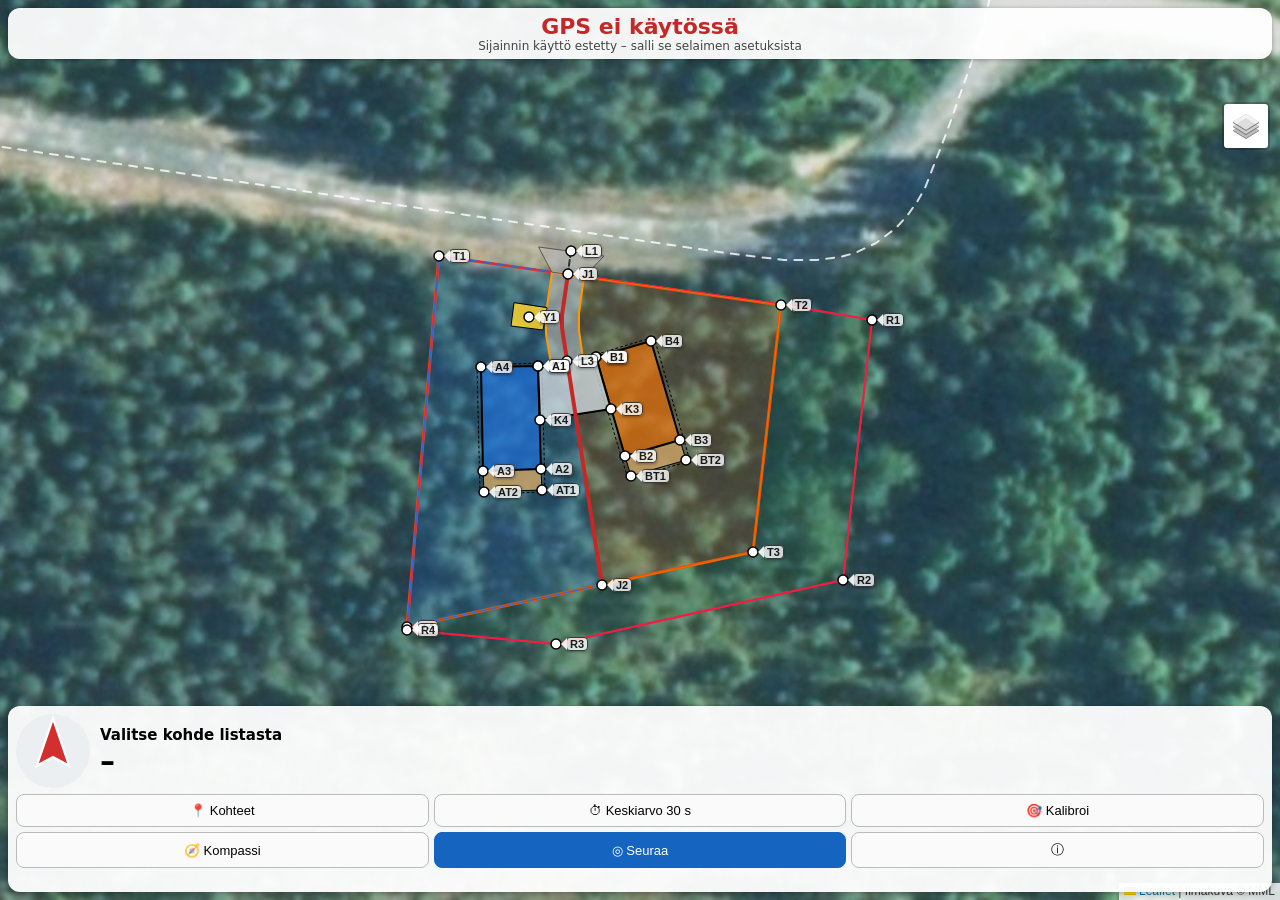
<file: paikannus/index.html>
<!doctype html><html lang="fi"><head><meta charset="utf-8">
<meta name="viewport" content="width=device-width,initial-scale=1,viewport-fit=cover">
<title>Tontti 4 – paikannus maastossa</title>
<link rel="icon" href="data:,"><link rel="stylesheet" href="lib/leaflet.css"><link rel="stylesheet" href="style.css">
</head><body>
<div id="map"></div>
<div id="top"><div id="acc" class="bad">GPS: odotetaan…</div><div id="accsub">Salli sijainti selaimessa</div>
<div id="warn" hidden>⚠ Tarkkuus heikompi kuin 5 m – odota tai käytä keskiarvoa</div></div>
<div id="panel">
 <div id="tgt"><div id="arrowwrap"><svg id="arrow" viewBox="0 0 100 100"><polygon points="50,6 72,70 50,58 28,70" fill="#d32f2f" stroke="#fff" stroke-width="3"/></svg></div>
  <div id="tinfo"><b id="tname">Valitse kohde listasta</b><div id="tdist">–</div><div id="tbear"></div></div></div>
 <div id="btns">
  <button id="bList">📍 Kohteet</button><button id="bAvg">⏱ Keskiarvo 30 s</button>
  <button id="bCal">🎯 Kalibroi</button><button id="bCompass">🧭 Kompassi</button>
  <button id="bFollow" class="on">◎ Seuraa</button><button id="bInfo">ⓘ</button>
 </div>
 <div id="status"></div>
</div>
<div id="sheet" hidden><div class="sh"><b id="shTitle">Kohteet</b><button class="close">✕</button></div><div id="shBody"></div></div>
<script src="lib/leaflet.js"></script><script src="data.js"></script><script src="app.js"></script>
</body></html>
</file>
<file: paikannus/lib/leaflet.css>
/* required styles */

.leaflet-pane,
.leaflet-tile,
.leaflet-marker-icon,
.leaflet-marker-shadow,
.leaflet-tile-container,
.leaflet-pane > svg,
.leaflet-pane > canvas,
.leaflet-zoom-box,
.leaflet-image-layer,
.leaflet-layer {
	position: absolute;
	left: 0;
	top: 0;
	}
.leaflet-container {
	overflow: hidden;
	}
.leaflet-tile,
.leaflet-marker-icon,
.leaflet-marker-shadow {
	-webkit-user-select: none;
	   -moz-user-select: none;
	        user-select: none;
	  -webkit-user-drag: none;
	}
/* Prevents IE11 from highlighting tiles in blue */
.leaflet-tile::selection {
	background: transparent;
}
/* Safari renders non-retina tile on retina better with this, but Chrome is worse */
.leaflet-safari .leaflet-tile {
	image-rendering: -webkit-optimize-contrast;
	}
/* hack that prevents hw layers "stretching" when loading new tiles */
.leaflet-safari .leaflet-tile-container {
	width: 1600px;
	height: 1600px;
	-webkit-transform-origin: 0 0;
	}
.leaflet-marker-icon,
.leaflet-marker-shadow {
	display: block;
	}
/* .leaflet-container svg: reset svg max-width decleration shipped in Joomla! (joomla.org) 3.x */
/* .leaflet-container img: map is broken in FF if you have max-width: 100% on tiles */
.leaflet-container .leaflet-overlay-pane svg {
	max-width: none !important;
	max-height: none !important;
	}
.leaflet-container .leaflet-marker-pane img,
.leaflet-container .leaflet-shadow-pane img,
.leaflet-container .leaflet-tile-pane img,
.leaflet-container img.leaflet-image-layer,
.leaflet-container .leaflet-tile {
	max-width: none !important;
	max-height: none !important;
	width: auto;
	padding: 0;
	}

.leaflet-container img.leaflet-tile {
	/* See: https://bugs.chromium.org/p/chromium/issues/detail?id=600120 */
	mix-blend-mode: plus-lighter;
}

.leaflet-container.leaflet-touch-zoom {
	-ms-touch-action: pan-x pan-y;
	touch-action: pan-x pan-y;
	}
.leaflet-container.leaflet-touch-drag {
	-ms-touch-action: pinch-zoom;
	/* Fallback for FF which doesn't support pinch-zoom */
	touch-action: none;
	touch-action: pinch-zoom;
}
.leaflet-container.leaflet-touch-drag.leaflet-touch-zoom {
	-ms-touch-action: none;
	touch-action: none;
}
.leaflet-container {
	-webkit-tap-highlight-color: transparent;
}
.leaflet-container a {
	-webkit-tap-highlight-color: rgba(51, 181, 229, 0.4);
}
.leaflet-tile {
	filter: inherit;
	visibility: hidden;
	}
.leaflet-tile-loaded {
	visibility: inherit;
	}
.leaflet-zoom-box {
	width: 0;
	height: 0;
	-moz-box-sizing: border-box;
	     box-sizing: border-box;
	z-index: 800;
	}
/* workaround for https://bugzilla.mozilla.org/show_bug.cgi?id=888319 */
.leaflet-overlay-pane svg {
	-moz-user-select: none;
	}

.leaflet-pane         { z-index: 400; }

.leaflet-tile-pane    { z-index: 200; }
.leaflet-overlay-pane { z-index: 400; }
.leaflet-shadow-pane  { z-index: 500; }
.leaflet-marker-pane  { z-index: 600; }
.leaflet-tooltip-pane   { z-index: 650; }
.leaflet-popup-pane   { z-index: 700; }

.leaflet-map-pane canvas { z-index: 100; }
.leaflet-map-pane svg    { z-index: 200; }

.leaflet-vml-shape {
	width: 1px;
	height: 1px;
	}
.lvml {
	behavior: url(#default#VML);
	display: inline-block;
	position: absolute;
	}


/* control positioning */

.leaflet-control {
	position: relative;
	z-index: 800;
	pointer-events: visiblePainted; /* IE 9-10 doesn't have auto */
	pointer-events: auto;
	}
.leaflet-top,
.leaflet-bottom {
	position: absolute;
	z-index: 1000;
	pointer-events: none;
	}
.leaflet-top {
	top: 0;
	}
.leaflet-right {
	right: 0;
	}
.leaflet-bottom {
	bottom: 0;
	}
.leaflet-left {
	left: 0;
	}
.leaflet-control {
	float: left;
	clear: both;
	}
.leaflet-right .leaflet-control {
	float: right;
	}
.leaflet-top .leaflet-control {
	margin-top: 10px;
	}
.leaflet-bottom .leaflet-control {
	margin-bottom: 10px;
	}
.leaflet-left .leaflet-control {
	margin-left: 10px;
	}
.leaflet-right .leaflet-control {
	margin-right: 10px;
	}


/* zoom and fade animations */

.leaflet-fade-anim .leaflet-popup {
	opacity: 0;
	-webkit-transition: opacity 0.2s linear;
	   -moz-transition: opacity 0.2s linear;
	        transition: opacity 0.2s linear;
	}
.leaflet-fade-anim .leaflet-map-pane .leaflet-popup {
	opacity: 1;
	}
.leaflet-zoom-animated {
	-webkit-transform-origin: 0 0;
	    -ms-transform-origin: 0 0;
	        transform-origin: 0 0;
	}
svg.leaflet-zoom-animated {
	will-change: transform;
}

.leaflet-zoom-anim .leaflet-zoom-animated {
	-webkit-transition: -webkit-transform 0.25s cubic-bezier(0,0,0.25,1);
	   -moz-transition:    -moz-transform 0.25s cubic-bezier(0,0,0.25,1);
	        transition:         transform 0.25s cubic-bezier(0,0,0.25,1);
	}
.leaflet-zoom-anim .leaflet-tile,
.leaflet-pan-anim .leaflet-tile {
	-webkit-transition: none;
	   -moz-transition: none;
	        transition: none;
	}

.leaflet-zoom-anim .leaflet-zoom-hide {
	visibility: hidden;
	}


/* cursors */

.leaflet-interactive {
	cursor: pointer;
	}
.leaflet-grab {
	cursor: -webkit-grab;
	cursor:    -moz-grab;
	cursor:         grab;
	}
.leaflet-crosshair,
.leaflet-crosshair .leaflet-interactive {
	cursor: crosshair;
	}
.leaflet-popup-pane,
.leaflet-control {
	cursor: auto;
	}
.leaflet-dragging .leaflet-grab,
.leaflet-dragging .leaflet-grab .leaflet-interactive,
.leaflet-dragging .leaflet-marker-draggable {
	cursor: move;
	cursor: -webkit-grabbing;
	cursor:    -moz-grabbing;
	cursor:         grabbing;
	}

/* marker & overlays interactivity */
.leaflet-marker-icon,
.leaflet-marker-shadow,
.leaflet-image-layer,
.leaflet-pane > svg path,
.leaflet-tile-container {
	pointer-events: none;
	}

.leaflet-marker-icon.leaflet-interactive,
.leaflet-image-layer.leaflet-interactive,
.leaflet-pane > svg path.leaflet-interactive,
svg.leaflet-image-layer.leaflet-interactive path {
	pointer-events: visiblePainted; /* IE 9-10 doesn't have auto */
	pointer-events: auto;
	}

/* visual tweaks */

.leaflet-container {
	background: #ddd;
	outline-offset: 1px;
	}
.leaflet-container a {
	color: #0078A8;
	}
.leaflet-zoom-box {
	border: 2px dotted #38f;
	background: rgba(255,255,255,0.5);
	}


/* general typography */
.leaflet-container {
	font-family: "Helvetica Neue", Arial, Helvetica, sans-serif;
	font-size: 12px;
	font-size: 0.75rem;
	line-height: 1.5;
	}


/* general toolbar styles */

.leaflet-bar {
	box-shadow: 0 1px 5px rgba(0,0,0,0.65);
	border-radius: 4px;
	}
.leaflet-bar a {
	background-color: #fff;
	border-bottom: 1px solid #ccc;
	width: 26px;
	height: 26px;
	line-height: 26px;
	display: block;
	text-align: center;
	text-decoration: none;
	color: black;
	}
.leaflet-bar a,
.leaflet-control-layers-toggle {
	background-position: 50% 50%;
	background-repeat: no-repeat;
	display: block;
	}
.leaflet-bar a:hover,
.leaflet-bar a:focus {
	background-color: #f4f4f4;
	}
.leaflet-bar a:first-child {
	border-top-left-radius: 4px;
	border-top-right-radius: 4px;
	}
.leaflet-bar a:last-child {
	border-bottom-left-radius: 4px;
	border-bottom-right-radius: 4px;
	border-bottom: none;
	}
.leaflet-bar a.leaflet-disabled {
	cursor: default;
	background-color: #f4f4f4;
	color: #bbb;
	}

.leaflet-touch .leaflet-bar a {
	width: 30px;
	height: 30px;
	line-height: 30px;
	}
.leaflet-touch .leaflet-bar a:first-child {
	border-top-left-radius: 2px;
	border-top-right-radius: 2px;
	}
.leaflet-touch .leaflet-bar a:last-child {
	border-bottom-left-radius: 2px;
	border-bottom-right-radius: 2px;
	}

/* zoom control */

.leaflet-control-zoom-in,
.leaflet-control-zoom-out {
	font: bold 18px 'Lucida Console', Monaco, monospace;
	text-indent: 1px;
	}

.leaflet-touch .leaflet-control-zoom-in, .leaflet-touch .leaflet-control-zoom-out  {
	font-size: 22px;
	}


/* layers control */

.leaflet-control-layers {
	box-shadow: 0 1px 5px rgba(0,0,0,0.4);
	background: #fff;
	border-radius: 5px;
	}
.leaflet-control-layers-toggle {
	background-image: url(images/layers.png);
	width: 36px;
	height: 36px;
	}
.leaflet-retina .leaflet-control-layers-toggle {
	background-image: url(images/layers-2x.png);
	background-size: 26px 26px;
	}
.leaflet-touch .leaflet-control-layers-toggle {
	width: 44px;
	height: 44px;
	}
.leaflet-control-layers .leaflet-control-layers-list,
.leaflet-control-layers-expanded .leaflet-control-layers-toggle {
	display: none;
	}
.leaflet-control-layers-expanded .leaflet-control-layers-list {
	display: block;
	position: relative;
	}
.leaflet-control-layers-expanded {
	padding: 6px 10px 6px 6px;
	color: #333;
	background: #fff;
	}
.leaflet-control-layers-scrollbar {
	overflow-y: scroll;
	overflow-x: hidden;
	padding-right: 5px;
	}
.leaflet-control-layers-selector {
	margin-top: 2px;
	position: relative;
	top: 1px;
	}
.leaflet-control-layers label {
	display: block;
	font-size: 13px;
	font-size: 1.08333em;
	}
.leaflet-control-layers-separator {
	height: 0;
	border-top: 1px solid #ddd;
	margin: 5px -10px 5px -6px;
	}

/* Default icon URLs */
.leaflet-default-icon-path { /* used only in path-guessing heuristic, see L.Icon.Default */
	background-image: url(images/marker-icon.png);
	}


/* attribution and scale controls */

.leaflet-container .leaflet-control-attribution {
	background: #fff;
	background: rgba(255, 255, 255, 0.8);
	margin: 0;
	}
.leaflet-control-attribution,
.leaflet-control-scale-line {
	padding: 0 5px;
	color: #333;
	line-height: 1.4;
	}
.leaflet-control-attribution a {
	text-decoration: none;
	}
.leaflet-control-attribution a:hover,
.leaflet-control-attribution a:focus {
	text-decoration: underline;
	}
.leaflet-attribution-flag {
	display: inline !important;
	vertical-align: baseline !important;
	width: 1em;
	height: 0.6669em;
	}
.leaflet-left .leaflet-control-scale {
	margin-left: 5px;
	}
.leaflet-bottom .leaflet-control-scale {
	margin-bottom: 5px;
	}
.leaflet-control-scale-line {
	border: 2px solid #777;
	border-top: none;
	line-height: 1.1;
	padding: 2px 5px 1px;
	white-space: nowrap;
	-moz-box-sizing: border-box;
	     box-sizing: border-box;
	background: rgba(255, 255, 255, 0.8);
	text-shadow: 1px 1px #fff;
	}
.leaflet-control-scale-line:not(:first-child) {
	border-top: 2px solid #777;
	border-bottom: none;
	margin-top: -2px;
	}
.leaflet-control-scale-line:not(:first-child):not(:last-child) {
	border-bottom: 2px solid #777;
	}

.leaflet-touch .leaflet-control-attribution,
.leaflet-touch .leaflet-control-layers,
.leaflet-touch .leaflet-bar {
	box-shadow: none;
	}
.leaflet-touch .leaflet-control-layers,
.leaflet-touch .leaflet-bar {
	border: 2px solid rgba(0,0,0,0.2);
	background-clip: padding-box;
	}


/* popup */

.leaflet-popup {
	position: absolute;
	text-align: center;
	margin-bottom: 20px;
	}
.leaflet-popup-content-wrapper {
	padding: 1px;
	text-align: left;
	border-radius: 12px;
	}
.leaflet-popup-content {
	margin: 13px 24px 13px 20px;
	line-height: 1.3;
	font-size: 13px;
	font-size: 1.08333em;
	min-height: 1px;
	}
.leaflet-popup-content p {
	margin: 17px 0;
	margin: 1.3em 0;
	}
.leaflet-popup-tip-container {
	width: 40px;
	height: 20px;
	position: absolute;
	left: 50%;
	margin-top: -1px;
	margin-left: -20px;
	overflow: hidden;
	pointer-events: none;
	}
.leaflet-popup-tip {
	width: 17px;
	height: 17px;
	padding: 1px;

	margin: -10px auto 0;
	pointer-events: auto;

	-webkit-transform: rotate(45deg);
	   -moz-transform: rotate(45deg);
	    -ms-transform: rotate(45deg);
	        transform: rotate(45deg);
	}
.leaflet-popup-content-wrapper,
.leaflet-popup-tip {
	background: white;
	color: #333;
	box-shadow: 0 3px 14px rgba(0,0,0,0.4);
	}
.leaflet-container a.leaflet-popup-close-button {
	position: absolute;
	top: 0;
	right: 0;
	border: none;
	text-align: center;
	width: 24px;
	height: 24px;
	font: 16px/24px Tahoma, Verdana, sans-serif;
	color: #757575;
	text-decoration: none;
	background: transparent;
	}
.leaflet-container a.leaflet-popup-close-button:hover,
.leaflet-container a.leaflet-popup-close-button:focus {
	color: #585858;
	}
.leaflet-popup-scrolled {
	overflow: auto;
	}

.leaflet-oldie .leaflet-popup-content-wrapper {
	-ms-zoom: 1;
	}
.leaflet-oldie .leaflet-popup-tip {
	width: 24px;
	margin: 0 auto;

	-ms-filter: "progid:DXImageTransform.Microsoft.Matrix(M11=0.70710678, M12=0.70710678, M21=-0.70710678, M22=0.70710678)";
	filter: progid:DXImageTransform.Microsoft.Matrix(M11=0.70710678, M12=0.70710678, M21=-0.70710678, M22=0.70710678);
	}

.leaflet-oldie .leaflet-control-zoom,
.leaflet-oldie .leaflet-control-layers,
.leaflet-oldie .leaflet-popup-content-wrapper,
.leaflet-oldie .leaflet-popup-tip {
	border: 1px solid #999;
	}


/* div icon */

.leaflet-div-icon {
	background: #fff;
	border: 1px solid #666;
	}


/* Tooltip */
/* Base styles for the element that has a tooltip */
.leaflet-tooltip {
	position: absolute;
	padding: 6px;
	background-color: #fff;
	border: 1px solid #fff;
	border-radius: 3px;
	color: #222;
	white-space: nowrap;
	-webkit-user-select: none;
	-moz-user-select: none;
	-ms-user-select: none;
	user-select: none;
	pointer-events: none;
	box-shadow: 0 1px 3px rgba(0,0,0,0.4);
	}
.leaflet-tooltip.leaflet-interactive {
	cursor: pointer;
	pointer-events: auto;
	}
.leaflet-tooltip-top:before,
.leaflet-tooltip-bottom:before,
.leaflet-tooltip-left:before,
.leaflet-tooltip-right:before {
	position: absolute;
	pointer-events: none;
	border: 6px solid transparent;
	background: transparent;
	content: "";
	}

/* Directions */

.leaflet-tooltip-bottom {
	margin-top: 6px;
}
.leaflet-tooltip-top {
	margin-top: -6px;
}
.leaflet-tooltip-bottom:before,
.leaflet-tooltip-top:before {
	left: 50%;
	margin-left: -6px;
	}
.leaflet-tooltip-top:before {
	bottom: 0;
	margin-bottom: -12px;
	border-top-color: #fff;
	}
.leaflet-tooltip-bottom:before {
	top: 0;
	margin-top: -12px;
	margin-left: -6px;
	border-bottom-color: #fff;
	}
.leaflet-tooltip-left {
	margin-left: -6px;
}
.leaflet-tooltip-right {
	margin-left: 6px;
}
.leaflet-tooltip-left:before,
.leaflet-tooltip-right:before {
	top: 50%;
	margin-top: -6px;
	}
.leaflet-tooltip-left:before {
	right: 0;
	margin-right: -12px;
	border-left-color: #fff;
	}
.leaflet-tooltip-right:before {
	left: 0;
	margin-left: -12px;
	border-right-color: #fff;
	}

/* Printing */

@media print {
	/* Prevent printers from removing background-images of controls. */
	.leaflet-control {
		-webkit-print-color-adjust: exact;
		print-color-adjust: exact;
		}
	}
</file>
<file: paikannus/style.css>
html,body{margin:0;height:100%;font-family:-apple-system,system-ui,Segoe UI,Roboto,sans-serif}
#map{position:fixed;inset:0;background:#dfe3dc}
#top{position:fixed;top:calc(env(safe-area-inset-top) + 8px);left:8px;right:8px;z-index:1000;background:#fffffff0;border-radius:12px;padding:6px 10px;box-shadow:0 1px 5px #0005;text-align:center}
#acc{font-size:22px;font-weight:800}#acc.good{color:#1b7f2a}#acc.mid{color:#c77700}#acc.bad{color:#c62828}
#accsub{font-size:12px;color:#444}#warn{margin-top:4px;background:#ffebee;color:#b71c1c;border-radius:6px;padding:3px;font-size:13px;font-weight:600}
#panel{position:fixed;left:8px;right:8px;bottom:calc(env(safe-area-inset-bottom) + 8px);z-index:1000;background:#fffffff2;border-radius:12px;padding:8px;box-shadow:0 1px 6px #0005}
#tgt{display:flex;align-items:center;gap:10px}#arrowwrap{width:74px;height:74px;flex:none;border-radius:50%;background:#eceff1}
#arrow{width:74px;height:74px;transition:transform .25s}#tname{font-size:15px}#tdist{font-size:30px;font-weight:800;line-height:1.1}#tbear{font-size:13px;color:#333}
#btns{display:flex;flex-wrap:wrap;gap:5px;margin-top:6px}#btns button{flex:1 1 30%;font-size:13px;padding:8px 4px;border:1px solid #bbb;border-radius:8px;background:#fafafa}
#btns button.on{background:#1565c0;color:#fff;border-color:#1565c0}#status{font-size:12px;color:#333;margin-top:4px;min-height:1em}
#sheet{position:fixed;inset:12% 6px 6px 6px;z-index:2000;background:#fff;border-radius:12px;box-shadow:0 2px 12px #0007;display:flex;flex-direction:column}
#sheet[hidden]{display:none}.sh{display:flex;justify-content:space-between;align-items:center;padding:10px;border-bottom:1px solid #ddd;font-size:16px}
.sh button{font-size:18px;border:0;background:none}#shBody{overflow:auto;padding:4px 10px 20px;font-size:14px}
.grp{font-weight:700;margin:10px 0 2px;color:#555}.pt{padding:7px 4px;border-bottom:1px solid #eee}.pt .c{font-size:11px;color:#555;font-family:ui-monospace,monospace}
.pt button{float:right;font-size:12px;margin-left:4px}.pt.sel{background:#e3f2fd}
.lbl{font:700 11px sans-serif;color:#111;background:#fffd;border:1px solid #333;border-radius:4px;padding:0 3px;white-space:nowrap}
.leaflet-top.leaflet-right{top:calc(env(safe-area-inset-top) + 92px)}
</file>
